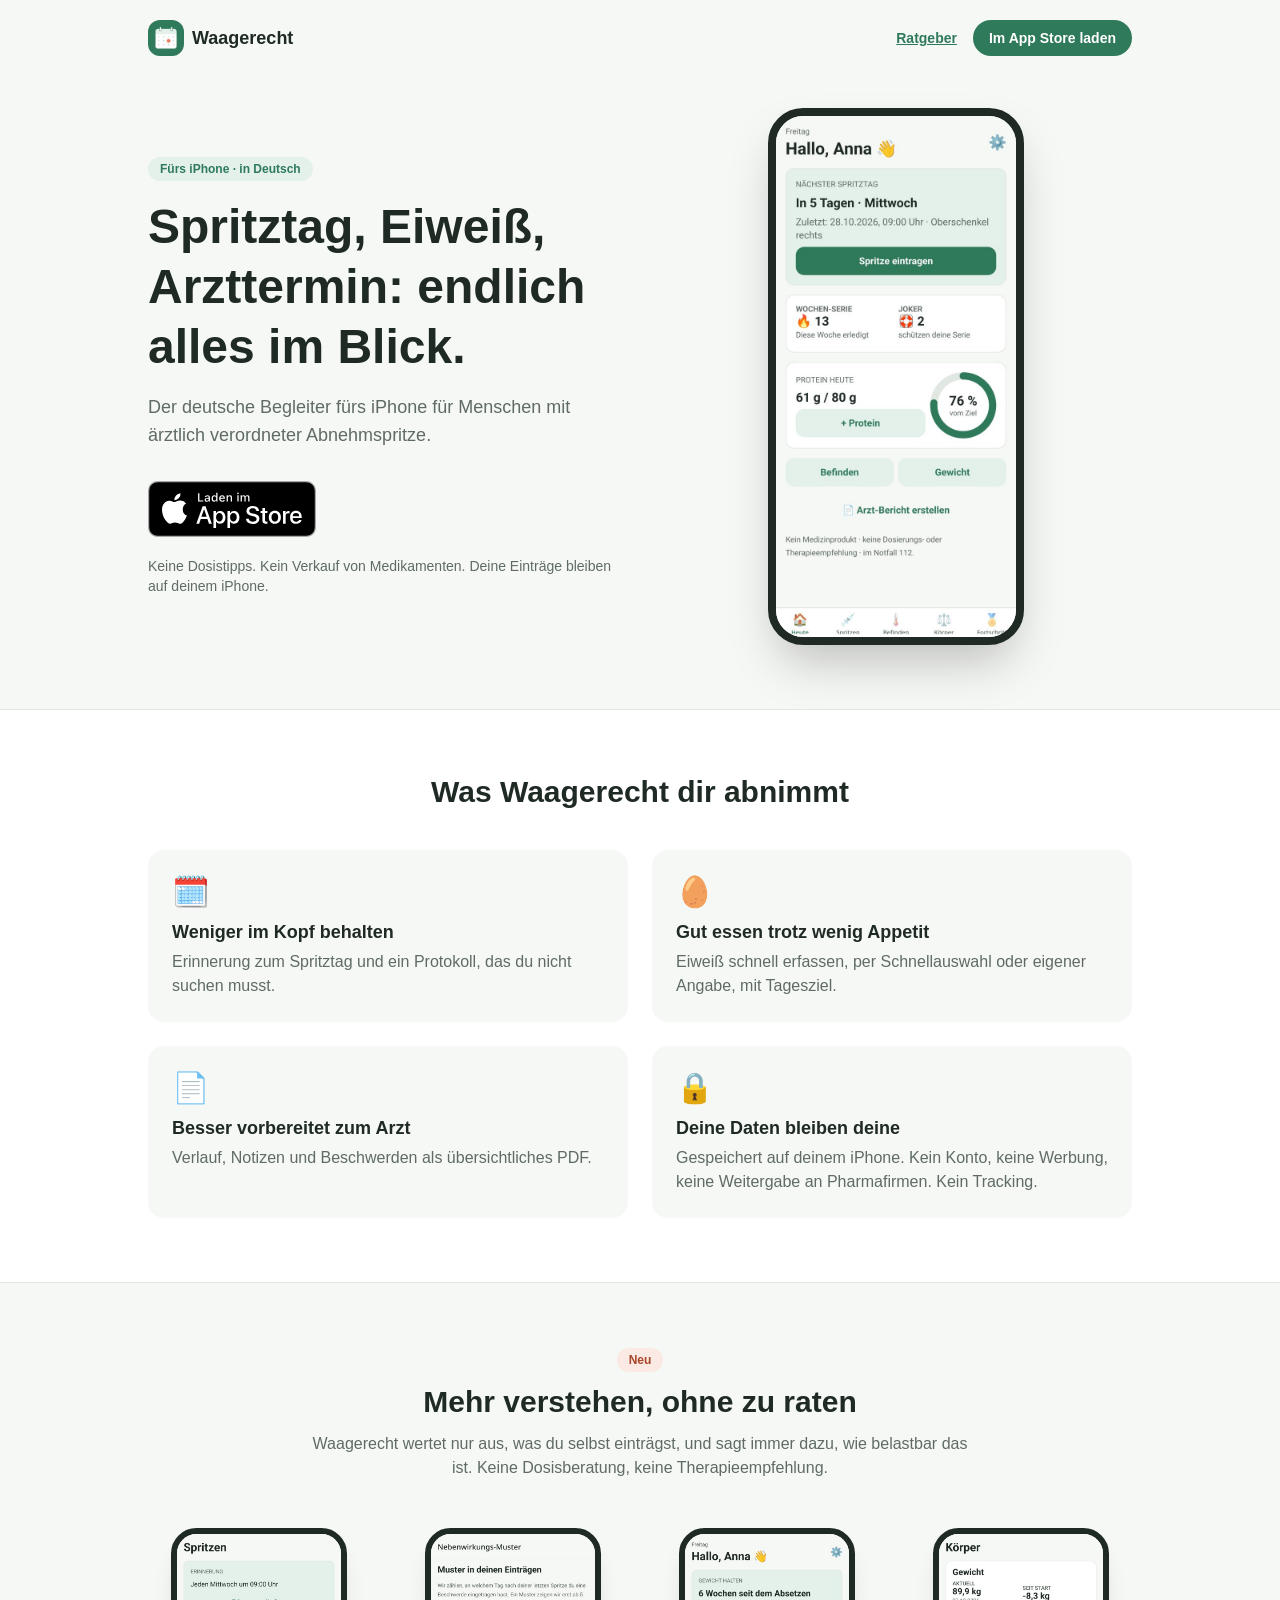
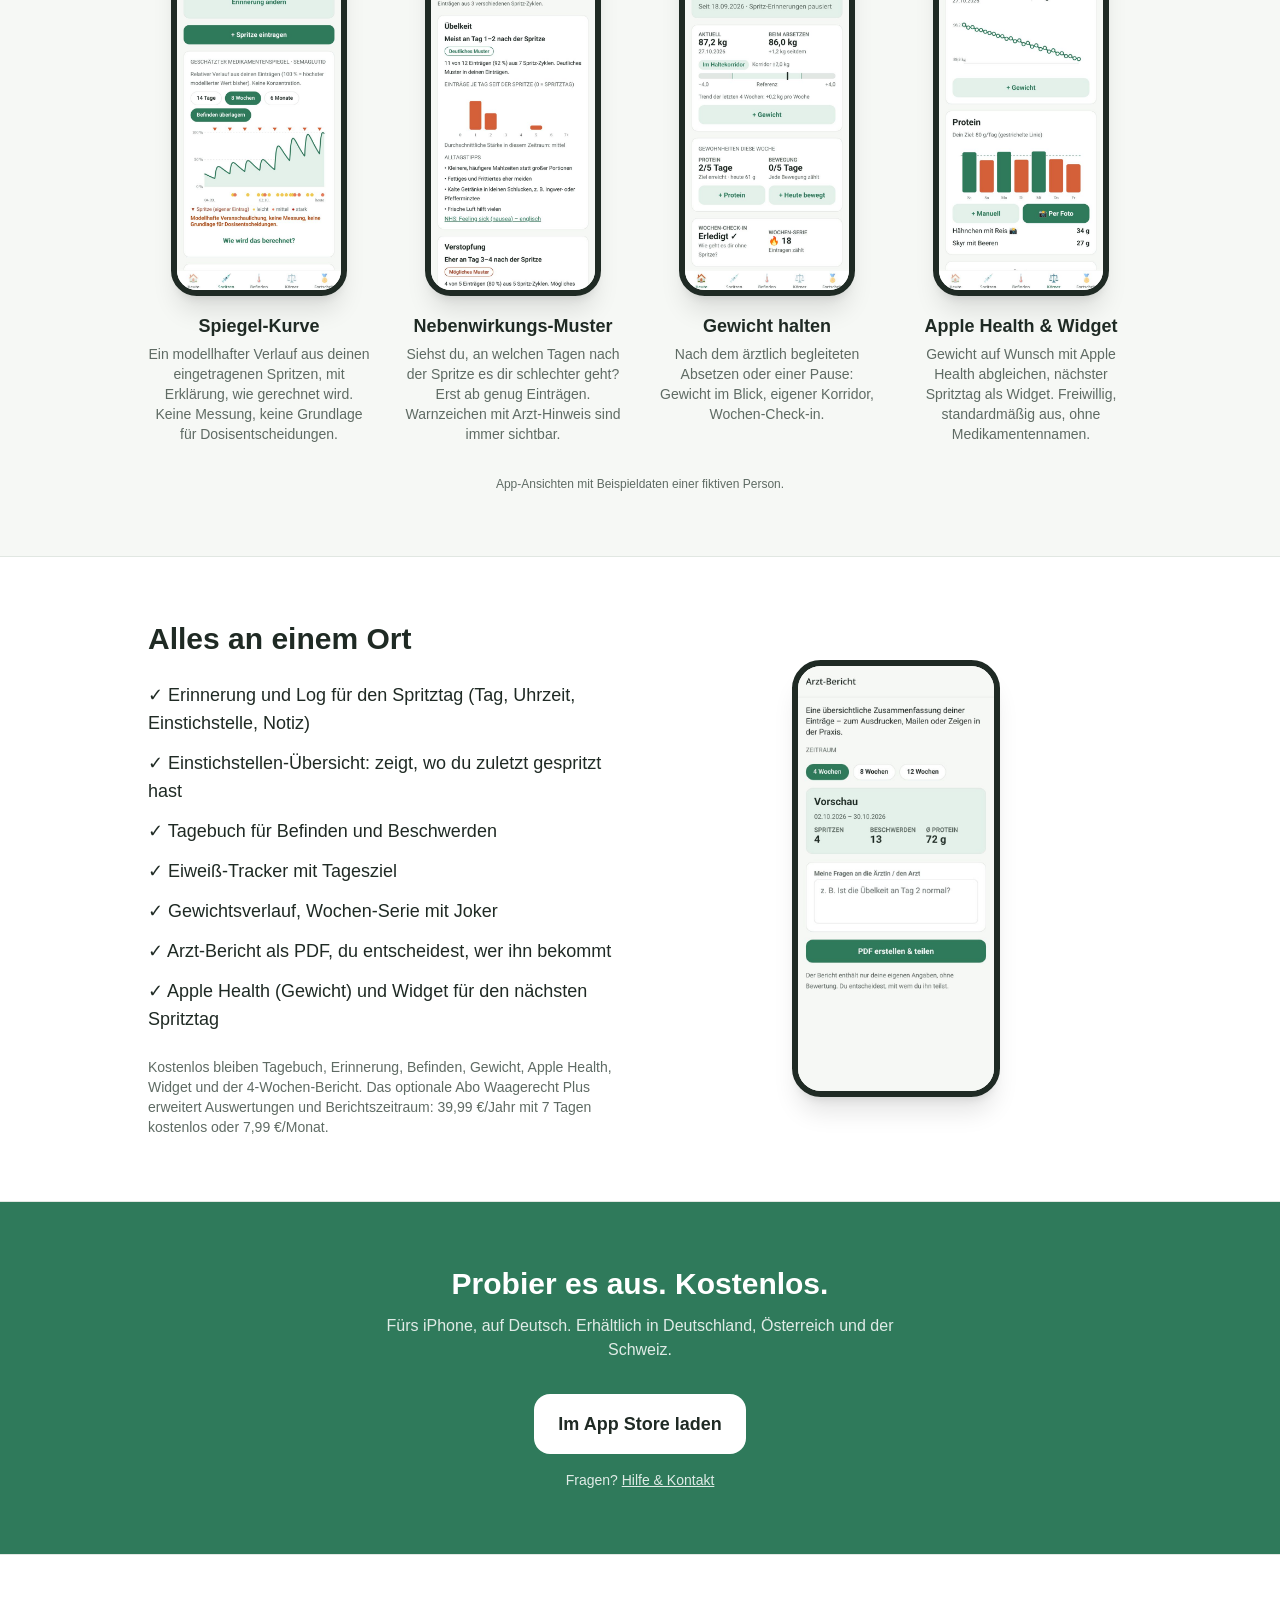
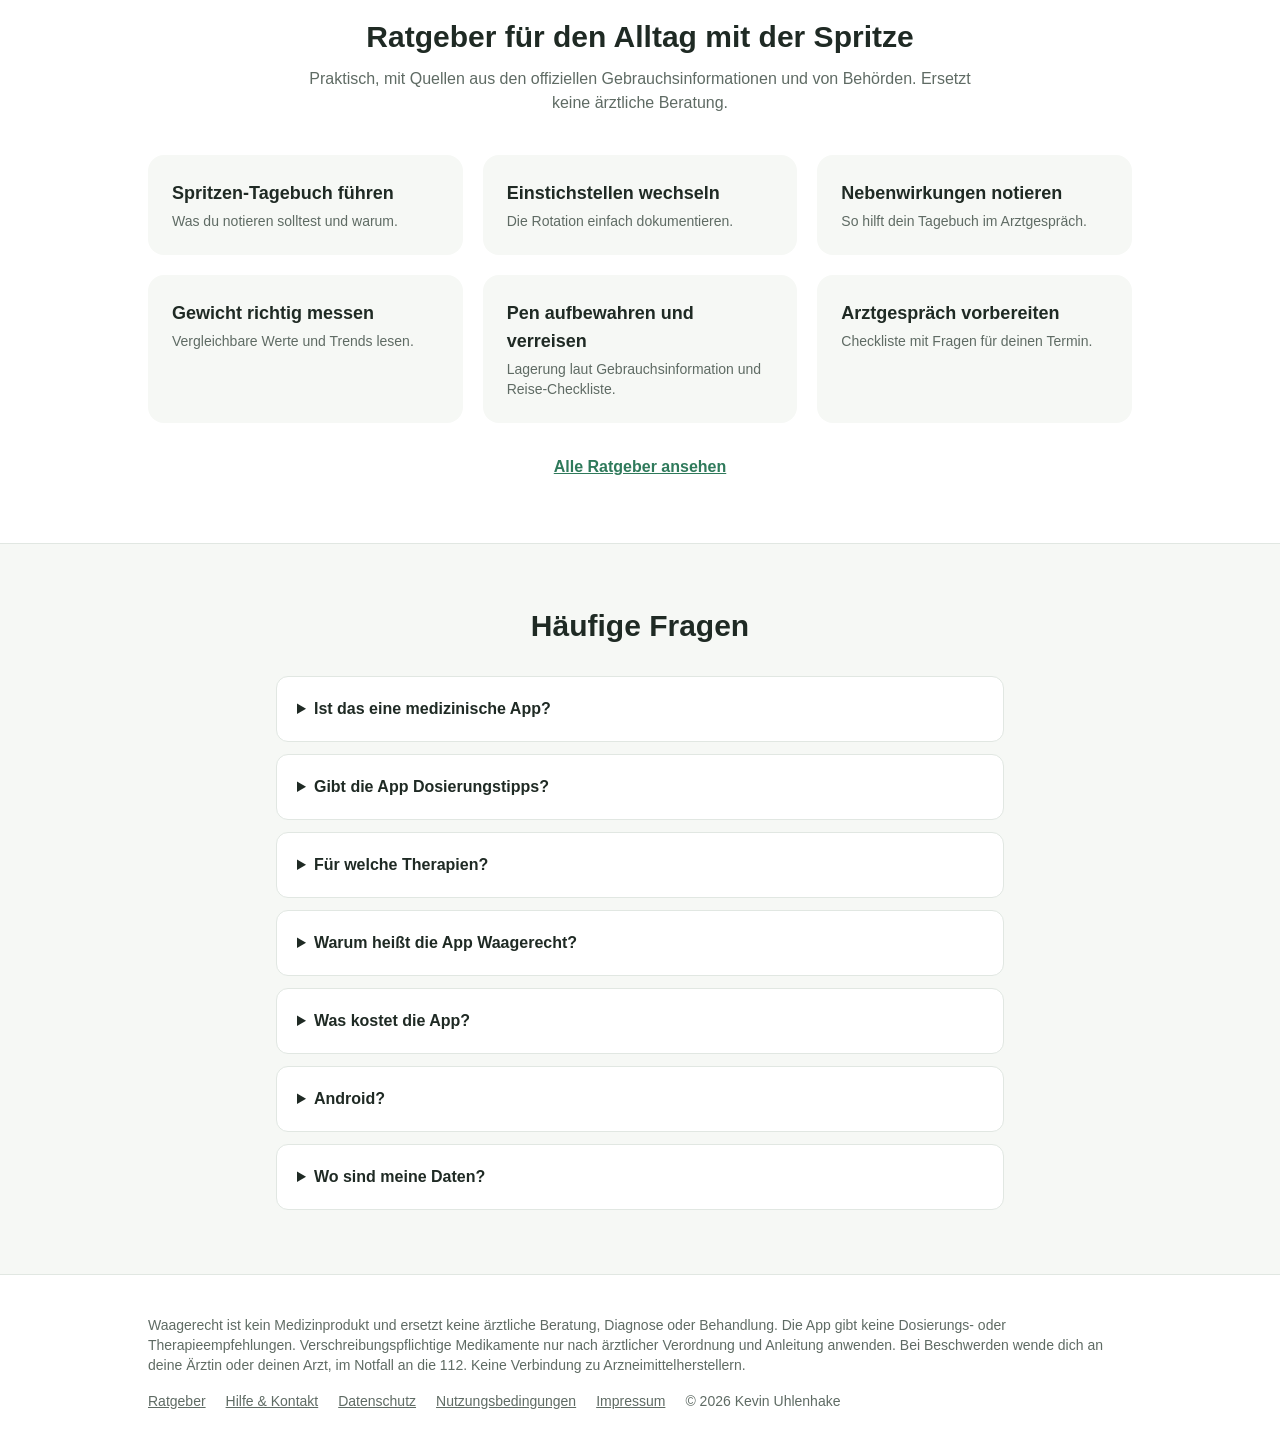
<file: index.html>
<!DOCTYPE html>
<html lang="de">
<head>
  <meta charset="utf-8" />
  <meta name="viewport" content="width=device-width, initial-scale=1" />
  <title>Waagerecht: Spritzen-Tagebuch für die Abnehmspritze (iPhone)</title>
  <meta name="description" content="Spritztag, Einstichstelle, Befinden, Gewicht und Arzttermin an einem Ort. Das deutsche Spritzen-Tagebuch fürs iPhone für Menschen mit ärztlich verordneter Abnehmspritze. Ohne Konto, kostenlos im App Store." />
  <meta name="robots" content="index,follow" />
  <link rel="canonical" href="https://waagerecht-app.de/" />
  <meta name="apple-itunes-app" content="app-id=6828947505" />
  <meta name="theme-color" content="#2F7A5B" />
  <link rel="icon" href="/assets/icon.png" />
  <link rel="apple-touch-icon" href="/assets/icon.png" />
  <meta property="og:type" content="website" />
  <meta property="og:site_name" content="Waagerecht" />
  <meta property="og:locale" content="de_DE" />
  <meta property="og:title" content="Waagerecht: Spritzen-Tagebuch für die Abnehmspritze (iPhone)" />
  <meta property="og:description" content="Spritztag, Einstichstelle, Befinden, Gewicht und Arzttermin an einem Ort. Das deutsche Spritzen-Tagebuch fürs iPhone für Menschen mit ärztlich verordneter Abnehmspritze. Ohne Konto, kostenlos im App Store." />
  <meta property="og:url" content="https://waagerecht-app.de/" />
  <meta property="og:image" content="https://waagerecht-app.de/assets/og/waagerecht.png" />
  <meta property="og:image:width" content="1200" />
  <meta property="og:image:height" content="630" />
  <meta property="og:image:alt" content="Waagerecht, das Spritzen-Tagebuch fürs iPhone" />
  <meta name="twitter:card" content="summary_large_image" />
  <meta name="twitter:title" content="Waagerecht: Spritzen-Tagebuch für die Abnehmspritze (iPhone)" />
  <meta name="twitter:description" content="Spritztag, Einstichstelle, Befinden, Gewicht und Arzttermin an einem Ort. Das deutsche Spritzen-Tagebuch fürs iPhone für Menschen mit ärztlich verordneter Abnehmspritze. Ohne Konto, kostenlos im App Store." />
  <meta name="twitter:image" content="https://waagerecht-app.de/assets/og/waagerecht.png" />
  <link rel="stylesheet" href="/styles.css" />
  <script type="application/ld+json">{"@context": "https://schema.org", "@type": "SoftwareApplication", "name": "Waagerecht", "alternateName": "Waagerecht Spritzen-Tagebuch", "operatingSystem": "iOS", "applicationCategory": "HealthApplication", "inLanguage": "de", "description": "Tagebuch und Organisationshelfer für Menschen mit ärztlich verordneter wöchentlicher GLP-1-Spritze: Spritztag, Einstichstelle, Befinden, Gewicht, Arzt-Bericht als PDF. Kein Medizinprodukt, keine Dosierungsempfehlungen.", "url": "https://waagerecht-app.de/", "downloadUrl": "https://apps.apple.com/de/app/id6828947505", "image": "https://waagerecht-app.de/assets/icon.png", "screenshot": ["https://waagerecht-app.de/assets/app-tagebuch.jpg", "https://waagerecht-app.de/assets/app-bericht-pdf.jpg"], "countriesSupported": ["DE", "AT", "CH"], "offers": {"@type": "Offer", "price": "0", "priceCurrency": "EUR", "description": "Kostenloser Download mit optionalem Abo Waagerecht Plus"}}</script>
  <script type="application/ld+json">{"@context": "https://schema.org", "@type": "WebSite", "name": "Waagerecht", "url": "https://waagerecht-app.de/", "inLanguage": "de-DE"}</script>
  <script type="application/ld+json">{"@context": "https://schema.org", "@type": "FAQPage", "mainEntity": [{"@type": "Question", "name": "Ist das eine medizinische App?", "acceptedAnswer": {"@type": "Answer", "text": "Nein. Waagerecht ist ein Tagebuch und Organisationshelfer. Die App stellt keine Diagnosen und ersetzt keine ärztliche Beratung."}}, {"@type": "Question", "name": "Gibt die App Dosierungstipps?", "acceptedAnswer": {"@type": "Answer", "text": "Nein, niemals. Du trägst nur ein, was dir ärztlich verordnet wurde. Fragen zu Dosis, Wechsel oder Absetzen gehören in die Arztpraxis."}}, {"@type": "Question", "name": "Für welche Therapien?", "acceptedAnswer": {"@type": "Answer", "text": "Für wöchentliche GLP-1-Therapien, die dir verordnet wurden. Wir verkaufen und vermitteln keine Medikamente oder Rezepte."}}, {"@type": "Question", "name": "Warum heißt die App Waagerecht?", "acceptedAnswer": {"@type": "Answer", "text": "Ein kleines Wortspiel: Es geht nicht nur um die Waage, sondern darum, im Gleichgewicht zu bleiben, mit Spritztag, Eiweiß, Befinden und Alltag. Waagerecht ist nur für ärztlich verordnete, zugelassene Medikamente gedacht, nicht für sogenannte Forschungspeptide ohne Zulassung."}}, {"@type": "Question", "name": "Was kostet die App?", "acceptedAnswer": {"@type": "Answer", "text": "Download und Grundfunktionen sind kostenlos. Waagerecht Plus kostet 39,99 €/Jahr (7 Tage kostenlos testen) oder 7,99 €/Monat und ist jederzeit über deine Apple-ID kündbar. So kündigst du."}}, {"@type": "Question", "name": "Android?", "acceptedAnswer": {"@type": "Answer", "text": "Zuerst nur iPhone. Android später, wenn genug Nachfrage da ist."}}, {"@type": "Question", "name": "Wo sind meine Daten?", "acceptedAnswer": {"@type": "Answer", "text": "Lokal auf deinem iPhone. Es gibt kein Konto, und wir haben keinen Zugriff auf deine Einträge. Details in der Datenschutzerklärung."}}]}</script>
</head>
<body class="bg-[#F6F8F5] text-[#1F2A24] antialiased">
  <header class="max-w-5xl mx-auto px-5 py-5 flex items-center justify-between">
    <a href="/" class="flex items-center gap-2 font-bold text-lg"><img src="/assets/icon.png" alt="" class="w-9 h-9 rounded-xl" />Waagerecht</a>
    <nav class="flex items-center gap-4"><a href="/ratgeber/" class="text-sm font-semibold underline text-[#2F7A5B]">Ratgeber</a><a href="https://apps.apple.com/de/app/id6828947505" class="rounded-full bg-[#2F7A5B] text-white px-4 py-2 text-sm font-semibold hover:opacity-90">Im App Store laden</a></nav>
  </header>

  <main>
    <!-- HERO: Headline-Varianten A bis C per ?v=a|b|c (siehe Skript unten) -->
    <section class="max-w-5xl mx-auto px-5 pt-8 pb-16 grid md:grid-cols-2 gap-10 items-center">
      <div>
        <p class="inline-block rounded-full bg-[#E3F1EA] text-[#2F7A5B] text-xs font-bold px-3 py-1 mb-4">Fürs iPhone · in Deutsch</p>
        <h1 id="headline" class="text-4xl md:text-5xl font-extrabold leading-tight">Spritztag, Eiweiß, Arzttermin: endlich alles im Blick.</h1>
        <p id="subline" class="mt-4 text-lg text-[#5F6B64]">Der deutsche Begleiter fürs iPhone für Menschen mit ärztlich verordneter Abnehmspritze.</p>
        <a href="https://apps.apple.com/de/app/id6828947505" class="mt-8 inline-block" aria-label="Waagerecht kostenlos im App Store laden"><img src="/assets/app-store-badge-de.svg" width="180" height="60" alt="Laden im App Store" class="h-14 w-auto" /></a>
        <p class="mt-3 text-sm text-[#5F6B64]">Keine Dosistipps. Kein Verkauf von Medikamenten. Deine Einträge bleiben auf deinem iPhone.</p>
      </div>
      <div class="flex justify-center">
        <img src="/assets/app-tagebuch.jpg" width="600" height="1302" alt="Vorschau der Waagerecht-App: Startseite mit nächstem Spritztag, Wochen-Serie und Eiweiß-Ziel (Beispieldaten)" class="w-64 h-auto rounded-[2.2rem] border-8 border-[#1F2A24] shadow-2xl" />
      </div>
    </section>

    <!-- NUTZEN -->
    <section class="bg-white border-y border-[#E1E7E2]">
      <div class="max-w-5xl mx-auto px-5 py-16">
        <h2 class="text-3xl font-bold mb-10 text-center">Was Waagerecht dir abnimmt</h2>
        <div class="grid sm:grid-cols-2 gap-6">
          <div class="rounded-2xl bg-[#F6F8F5] p-6"><div class="text-3xl">🗓️</div><h3 class="font-bold text-lg mt-2">Weniger im Kopf behalten</h3><p class="text-[#5F6B64] mt-1">Erinnerung zum Spritztag und ein Protokoll, das du nicht suchen musst.</p></div>
          <div class="rounded-2xl bg-[#F6F8F5] p-6"><div class="text-3xl">🥚</div><h3 class="font-bold text-lg mt-2">Gut essen trotz wenig Appetit</h3><p class="text-[#5F6B64] mt-1">Eiweiß schnell erfassen, per Schnellauswahl oder eigener Angabe, mit Tagesziel.</p></div>
          <div class="rounded-2xl bg-[#F6F8F5] p-6"><div class="text-3xl">📄</div><h3 class="font-bold text-lg mt-2">Besser vorbereitet zum Arzt</h3><p class="text-[#5F6B64] mt-1">Verlauf, Notizen und Beschwerden als übersichtliches PDF.</p></div>
          <div class="rounded-2xl bg-[#F6F8F5] p-6"><div class="text-3xl">🔒</div><h3 class="font-bold text-lg mt-2">Deine Daten bleiben deine</h3><p class="text-[#5F6B64] mt-1">Gespeichert auf deinem iPhone. Kein Konto, keine Werbung, keine Weitergabe an Pharmafirmen. Kein Tracking.</p></div>
        </div>
      </div>
    </section>

    <!-- NEU: vier Funktionen mit echten App-Screens (Beispieldaten, fiktive Person „Anna“) -->
    <section class="max-w-5xl mx-auto px-5 py-16">
      <p class="text-center"><span class="inline-block rounded-full bg-[#FBE9E3] text-[#A8472A] text-xs font-bold px-3 py-1">Neu</span></p>
      <h2 class="text-3xl font-bold mt-3 mb-3 text-center">Mehr verstehen, ohne zu raten</h2>
      <p class="text-center text-[#5F6B64] max-w-2xl mx-auto mb-12">Waagerecht wertet nur aus, was du selbst einträgst, und sagt immer dazu, wie belastbar das ist. Keine Dosisberatung, keine Therapieempfehlung.</p>
      <div class="grid sm:grid-cols-2 lg:grid-cols-4 gap-8">
        <figure class="text-center">
          <img src="/assets/app-spiegel.jpg" width="600" height="1302" loading="lazy" alt="Vorschau: Spiegel-Kurve: modellhafter Verlauf aus den eingetragenen Spritzen der letzten 14 Tage" class="w-44 h-auto mx-auto rounded-[1.6rem] border-[6px] border-[#1F2A24] shadow-xl" />
          <figcaption class="mt-4"><h3 class="font-bold text-lg">Spiegel-Kurve</h3><p class="text-[#5F6B64] text-sm mt-1">Ein modellhafter Verlauf aus deinen eingetragenen Spritzen, mit Erklärung, wie gerechnet wird. Keine Messung, keine Grundlage für Dosisentscheidungen.</p></figcaption>
        </figure>
        <figure class="text-center">
          <img src="/assets/app-muster.jpg" width="600" height="1302" loading="lazy" alt="Vorschau: Nebenwirkungs-Muster: an welchen Tagen nach der Spritze Beschwerden eingetragen wurden" class="w-44 h-auto mx-auto rounded-[1.6rem] border-[6px] border-[#1F2A24] shadow-xl" />
          <figcaption class="mt-4"><h3 class="font-bold text-lg">Nebenwirkungs-Muster</h3><p class="text-[#5F6B64] text-sm mt-1">Siehst du, an welchen Tagen nach der Spritze es dir schlechter geht? Erst ab genug Einträgen. Warnzeichen mit Arzt-Hinweis sind immer sichtbar.</p></figcaption>
        </figure>
        <figure class="text-center">
          <img src="/assets/app-halten.jpg" width="600" height="1302" loading="lazy" alt="Vorschau: Gewicht halten: Gewicht im Vergleich zum Wert beim Absetzen mit Korridor" class="w-44 h-auto mx-auto rounded-[1.6rem] border-[6px] border-[#1F2A24] shadow-xl" />
          <figcaption class="mt-4"><h3 class="font-bold text-lg">Gewicht halten</h3><p class="text-[#5F6B64] text-sm mt-1">Nach dem ärztlich begleiteten Absetzen oder einer Pause: Gewicht im Blick, eigener Korridor, Wochen-Check-in.</p></figcaption>
        </figure>
        <figure class="text-center">
          <img src="/assets/app-eiweiss.jpg" width="600" height="1302" loading="lazy" alt="Vorschau: Eiweiß und Gewicht mit Tagesziel und Verlauf" class="w-44 h-auto mx-auto rounded-[1.6rem] border-[6px] border-[#1F2A24] shadow-xl" />
          <figcaption class="mt-4"><h3 class="font-bold text-lg">Apple Health &amp; Widget</h3><p class="text-[#5F6B64] text-sm mt-1">Gewicht auf Wunsch mit Apple Health abgleichen, nächster Spritztag als Widget. Freiwillig, standardmäßig aus, ohne Medikamentennamen.</p></figcaption>
        </figure>
      </div>
      <p class="text-center text-xs text-[#5F6B64] mt-8">App-Ansichten mit Beispieldaten einer fiktiven Person.</p>
    </section>

    <!-- FEATURES -->
    <section class="bg-white border-y border-[#E1E7E2]">
      <div class="max-w-5xl mx-auto px-5 py-16 grid md:grid-cols-2 gap-10 items-center">
        <div>
          <h2 class="text-3xl font-bold mb-6">Alles an einem Ort</h2>
          <ul class="space-y-3 text-lg">
            <li>✓ Erinnerung und Log für den Spritztag (Tag, Uhrzeit, Einstichstelle, Notiz)</li>
            <li>✓ Einstichstellen-Übersicht: zeigt, wo du zuletzt gespritzt hast</li>
            <li>✓ Tagebuch für Befinden und Beschwerden</li>
            <li>✓ Eiweiß-Tracker mit Tagesziel</li>
            <li>✓ Gewichtsverlauf, Wochen-Serie mit Joker</li>
            <li>✓ Arzt-Bericht als PDF, du entscheidest, wer ihn bekommt</li>
            <li>✓ Apple Health (Gewicht) und Widget für den nächsten Spritztag</li>
          </ul>
          <p class="mt-6 text-sm text-[#5F6B64]">Kostenlos bleiben Tagebuch, Erinnerung, Befinden, Gewicht, Apple Health, Widget und der 4-Wochen-Bericht. Das optionale Abo Waagerecht Plus erweitert Auswertungen und Berichtszeitraum: 39,99 €/Jahr mit 7 Tagen kostenlos oder 7,99 €/Monat.</p>
        </div>
        <div class="flex justify-center">
          <img src="/assets/app-bericht-pdf.jpg" width="600" height="1302" loading="lazy" alt="Vorschau: Arzt-Bericht als PDF erstellen" class="w-52 h-auto rounded-[1.8rem] border-[6px] border-[#1F2A24] shadow-xl" />
        </div>
      </div>
    </section>

    <!-- DOWNLOAD -->
    <section id="download" class="bg-[#2F7A5B] text-white">
      <div class="max-w-xl mx-auto px-5 py-16 text-center">
        <h2 class="text-3xl font-bold">Probier es aus. Kostenlos.</h2>
        <p class="mt-3 text-white/85">Fürs iPhone, auf Deutsch. Erhältlich in Deutschland, Österreich und der Schweiz.</p>
        <a href="https://apps.apple.com/de/app/id6828947505" class="mt-8 inline-block rounded-2xl bg-white text-[#1F2A24] px-6 py-4 font-bold text-lg hover:opacity-90">Im App Store laden</a>
        <p class="mt-4 text-sm text-white/85">Fragen? <a class="underline" href="/support">Hilfe &amp; Kontakt</a></p>
      </div>
    </section>

    <!-- RATGEBER -->
    <section id="ratgeber" class="bg-white border-y border-[#E1E7E2]">
      <div class="max-w-5xl mx-auto px-5 py-16">
        <h2 class="text-3xl font-bold mb-3 text-center">Ratgeber für den Alltag mit der Spritze</h2>
        <p class="text-center text-[#5F6B64] max-w-2xl mx-auto mb-10">Praktisch, mit Quellen aus den offiziellen Gebrauchsinformationen und von Behörden. Ersetzt keine ärztliche Beratung.</p>
        <div class="grid sm:grid-cols-2 lg:grid-cols-3 gap-5">
          <a href="/ratgeber/spritzen-tagebuch-fuehren" class="block rounded-2xl bg-[#F6F8F5] p-6 hover:ring-2 hover:ring-[#2F7A5B]"><h3 class="font-bold text-lg">Spritzen-Tagebuch führen</h3><p class="text-[#5F6B64] text-sm mt-1">Was du notieren solltest und warum.</p></a>
          <a href="/ratgeber/einstichstellen-wechseln" class="block rounded-2xl bg-[#F6F8F5] p-6 hover:ring-2 hover:ring-[#2F7A5B]"><h3 class="font-bold text-lg">Einstichstellen wechseln</h3><p class="text-[#5F6B64] text-sm mt-1">Die Rotation einfach dokumentieren.</p></a>
          <a href="/ratgeber/nebenwirkungen-notieren" class="block rounded-2xl bg-[#F6F8F5] p-6 hover:ring-2 hover:ring-[#2F7A5B]"><h3 class="font-bold text-lg">Nebenwirkungen notieren</h3><p class="text-[#5F6B64] text-sm mt-1">So hilft dein Tagebuch im Arztgespräch.</p></a>
          <a href="/ratgeber/gewicht-richtig-messen" class="block rounded-2xl bg-[#F6F8F5] p-6 hover:ring-2 hover:ring-[#2F7A5B]"><h3 class="font-bold text-lg">Gewicht richtig messen</h3><p class="text-[#5F6B64] text-sm mt-1">Vergleichbare Werte und Trends lesen.</p></a>
          <a href="/ratgeber/pen-aufbewahren-reise-checkliste" class="block rounded-2xl bg-[#F6F8F5] p-6 hover:ring-2 hover:ring-[#2F7A5B]"><h3 class="font-bold text-lg">Pen aufbewahren und verreisen</h3><p class="text-[#5F6B64] text-sm mt-1">Lagerung laut Gebrauchsinformation und Reise-Checkliste.</p></a>
          <a href="/ratgeber/arztgespraech-vorbereiten" class="block rounded-2xl bg-[#F6F8F5] p-6 hover:ring-2 hover:ring-[#2F7A5B]"><h3 class="font-bold text-lg">Arztgespräch vorbereiten</h3><p class="text-[#5F6B64] text-sm mt-1">Checkliste mit Fragen für deinen Termin.</p></a>
        </div>
        <p class="text-center mt-8"><a href="/ratgeber/" class="underline font-semibold text-[#2F7A5B]">Alle Ratgeber ansehen</a></p>
      </div>
    </section>

    <!-- FAQ -->
    <section id="faq" class="max-w-3xl mx-auto px-5 py-16">
      <h2 class="text-3xl font-bold mb-8 text-center">Häufige Fragen</h2>
      <div class="space-y-3">
        <details class="rounded-xl bg-white border border-[#E1E7E2] p-5"><summary class="font-semibold cursor-pointer">Ist das eine medizinische App?</summary><p class="mt-2 text-[#5F6B64]">Nein. Waagerecht ist ein Tagebuch und Organisationshelfer. Die App stellt keine Diagnosen und ersetzt keine ärztliche Beratung.</p></details>
        <details class="rounded-xl bg-white border border-[#E1E7E2] p-5"><summary class="font-semibold cursor-pointer">Gibt die App Dosierungstipps?</summary><p class="mt-2 text-[#5F6B64]">Nein, niemals. Du trägst nur ein, was dir ärztlich verordnet wurde. Fragen zu Dosis, Wechsel oder Absetzen gehören in die Arztpraxis.</p></details>
        <details class="rounded-xl bg-white border border-[#E1E7E2] p-5"><summary class="font-semibold cursor-pointer">Für welche Therapien?</summary><p class="mt-2 text-[#5F6B64]">Für wöchentliche GLP-1-Therapien, die dir verordnet wurden. Wir verkaufen und vermitteln keine Medikamente oder Rezepte.</p></details>
        <details class="rounded-xl bg-white border border-[#E1E7E2] p-5"><summary class="font-semibold cursor-pointer">Warum heißt die App Waagerecht?</summary><p class="mt-2 text-[#5F6B64]">Ein kleines Wortspiel: Es geht nicht nur um die Waage, sondern darum, im Gleichgewicht zu bleiben, mit Spritztag, Eiweiß, Befinden und Alltag. Waagerecht ist nur für ärztlich verordnete, zugelassene Medikamente gedacht, nicht für sogenannte Forschungspeptide ohne Zulassung.</p></details>
        <details class="rounded-xl bg-white border border-[#E1E7E2] p-5"><summary class="font-semibold cursor-pointer">Was kostet die App?</summary><p class="mt-2 text-[#5F6B64]">Download und Grundfunktionen sind kostenlos. Waagerecht Plus kostet 39,99 €/Jahr (7 Tage kostenlos testen) oder 7,99 €/Monat und ist jederzeit über deine Apple-ID kündbar. <a class="underline" href="/support">So kündigst du</a>.</p></details>
        <details class="rounded-xl bg-white border border-[#E1E7E2] p-5"><summary class="font-semibold cursor-pointer">Android?</summary><p class="mt-2 text-[#5F6B64]">Zuerst nur iPhone. Android später, wenn genug Nachfrage da ist.</p></details>
        <details class="rounded-xl bg-white border border-[#E1E7E2] p-5"><summary class="font-semibold cursor-pointer">Wo sind meine Daten?</summary><p class="mt-2 text-[#5F6B64]">Lokal auf deinem iPhone. Es gibt kein Konto, und wir haben keinen Zugriff auf deine Einträge. Details in der <a class="underline" href="/datenschutz">Datenschutzerklärung</a>.</p></details>
      </div>
    </section>
  </main>

  <footer class="border-t border-[#E1E7E2] bg-white">
    <div class="max-w-5xl mx-auto px-5 py-10 text-sm text-[#5F6B64] space-y-4">
      <p>Waagerecht ist kein Medizinprodukt und ersetzt keine ärztliche Beratung, Diagnose oder Behandlung. Die App gibt keine Dosierungs- oder Therapieempfehlungen. Verschreibungspflichtige Medikamente nur nach ärztlicher Verordnung und Anleitung anwenden. Bei Beschwerden wende dich an deine Ärztin oder deinen Arzt, im Notfall an die 112. Keine Verbindung zu Arzneimittelherstellern.</p>
      <p class="flex flex-wrap gap-5"><a class="underline" href="/ratgeber/">Ratgeber</a><a class="underline" href="/support">Hilfe &amp; Kontakt</a><a class="underline" href="/datenschutz">Datenschutz</a><a class="underline" href="/nutzungsbedingungen">Nutzungsbedingungen</a><a class="underline" href="/impressum">Impressum</a><span>© 2026 Kevin Uhlenhake</span></p>
    </div>
  </footer>

  <script>
    // Headline-Test ohne Cookies: Variante per URL-Parameter ?v=a|b|c (z. B. je Kanal ein Link)
    (function () {
      var V = {
        a: ['Spritztag, Eiweiß, Arzttermin: endlich alles im Blick.', 'Der deutsche Begleiter fürs iPhone für Menschen mit ärztlich verordneter Abnehmspritze.'],
        b: ['Nie wieder raten, wann und wo du zuletzt gespritzt hast.', 'Erinnerung, Einstich-Log und Wochenverlauf, in 10 Sekunden eingetragen.'],
        c: ['Geh vorbereitet in dein nächstes Arztgespräch.', 'Waagerecht sammelt deine Woche und macht daraus einen übersichtlichen Bericht als PDF.']
      };
      var v = (new URLSearchParams(location.search).get('v') || 'a').toLowerCase();
      if (V[v]) { document.getElementById('headline').textContent = V[v][0]; document.getElementById('subline').textContent = V[v][1]; }
    })();
  </script>
</body>
</html>
</file>
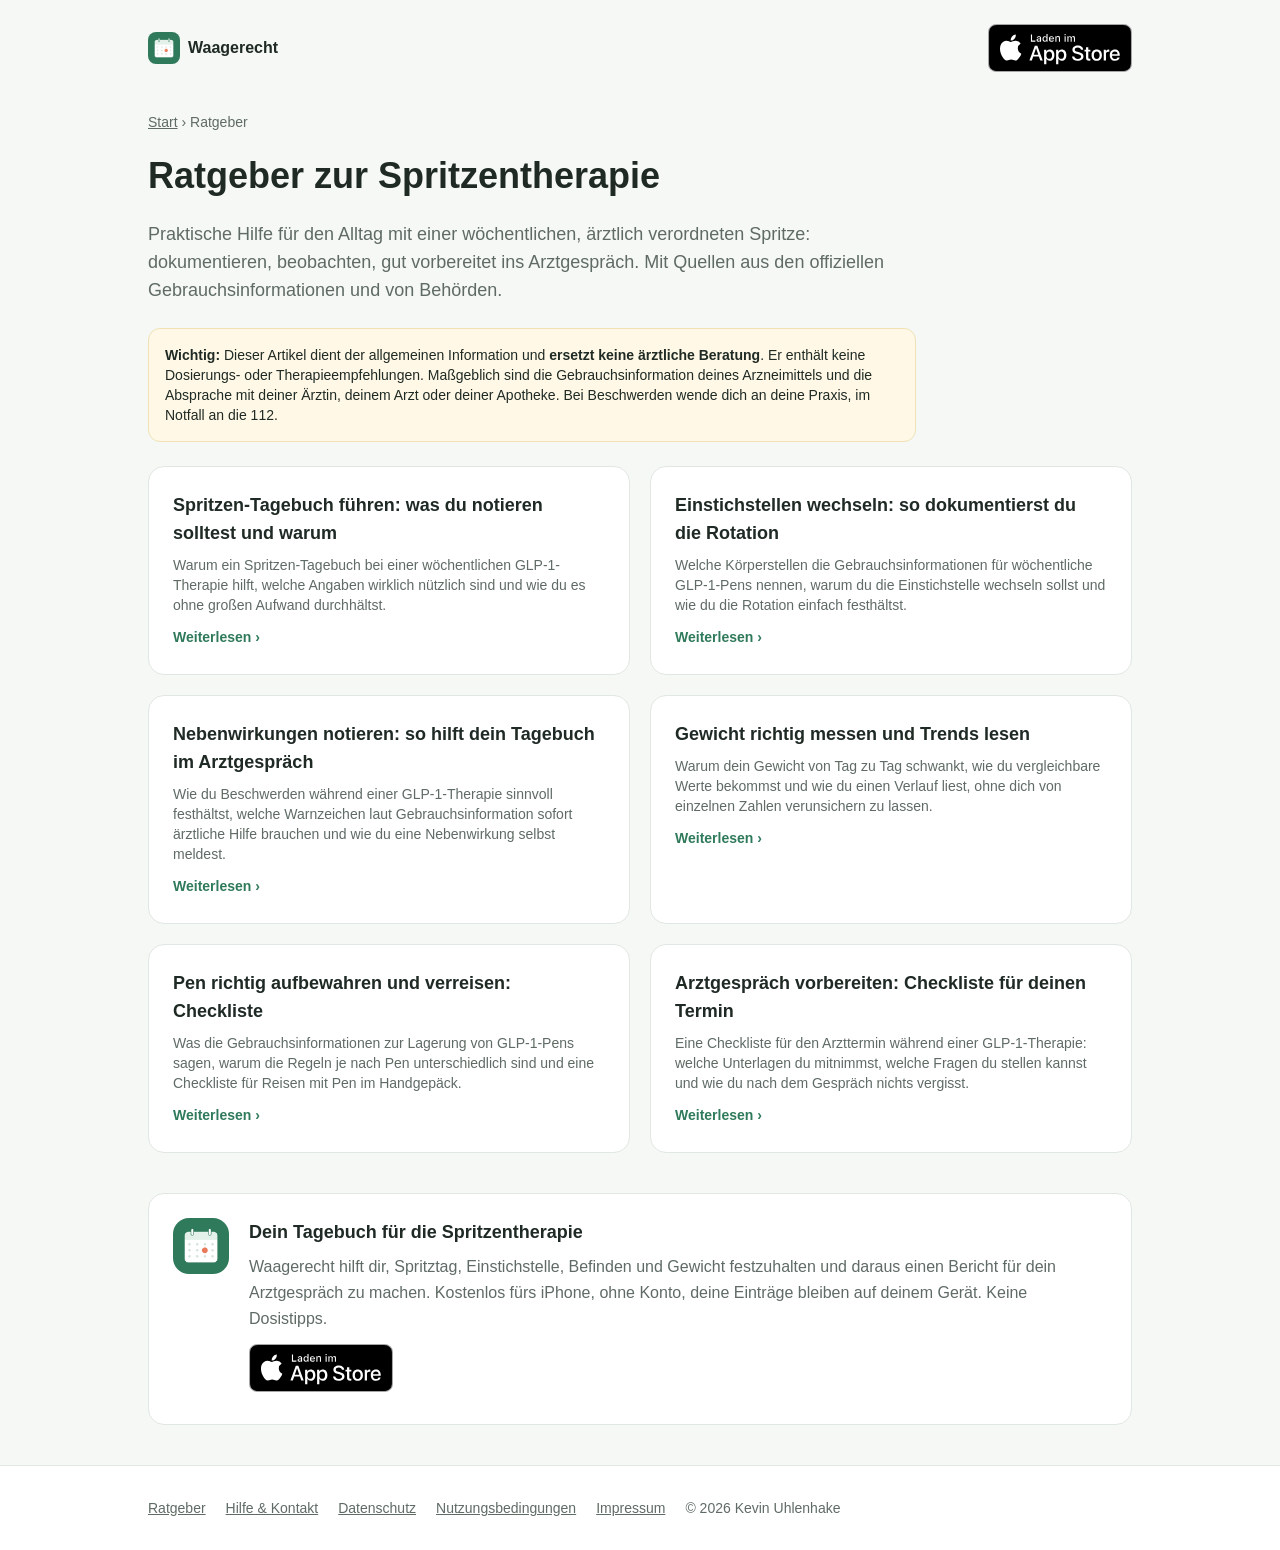
<file: ratgeber/index.html>
<!DOCTYPE html>
<html lang="de"><head><meta charset="utf-8" /><meta name="viewport" content="width=device-width, initial-scale=1" /><title>Ratgeber zur Spritzentherapie | Waagerecht</title><meta name="description" content="Praktische Ratgeber rund um die wöchentliche Spritzentherapie: Spritzen-Tagebuch, Einstichstellen, Nebenwirkungen notieren, Gewicht messen, Pen auf Reisen und Arztgespräch." /><meta name="robots" content="index,follow" /><link rel="canonical" href="https://waagerecht-app.de/ratgeber/" /><meta name="apple-itunes-app" content="app-id=6828947505" /><meta name="theme-color" content="#2F7A5B" /><link rel="icon" href="/assets/icon.png" /><link rel="apple-touch-icon" href="/assets/icon.png" /><meta property="og:type" content="website" /><meta property="og:site_name" content="Waagerecht" /><meta property="og:locale" content="de_DE" /><meta property="og:title" content="Ratgeber zur Spritzentherapie | Waagerecht" /><meta property="og:description" content="Praktische Ratgeber rund um die wöchentliche Spritzentherapie: Spritzen-Tagebuch, Einstichstellen, Nebenwirkungen notieren, Gewicht messen, Pen auf Reisen und Arztgespräch." /><meta property="og:url" content="https://waagerecht-app.de/ratgeber/" /><meta property="og:image" content="https://waagerecht-app.de/assets/og/waagerecht.png" /><meta property="og:image:width" content="1200" /><meta property="og:image:height" content="630" /><meta property="og:image:alt" content="Waagerecht, das Spritzen-Tagebuch fürs iPhone" /><meta name="twitter:card" content="summary_large_image" /><meta name="twitter:title" content="Ratgeber zur Spritzentherapie | Waagerecht" /><meta name="twitter:description" content="Praktische Ratgeber rund um die wöchentliche Spritzentherapie: Spritzen-Tagebuch, Einstichstellen, Nebenwirkungen notieren, Gewicht messen, Pen auf Reisen und Arztgespräch." /><meta name="twitter:image" content="https://waagerecht-app.de/assets/og/waagerecht.png" /><link rel="stylesheet" href="/styles.css" /><script type="application/ld+json">{"@context": "https://schema.org", "@type": "CollectionPage", "name": "Waagerecht Ratgeber", "url": "https://waagerecht-app.de/ratgeber/", "inLanguage": "de-DE", "hasPart": [{"@type": "Article", "headline": "Spritzen-Tagebuch führen: was du notieren solltest und warum", "url": "https://waagerecht-app.de/ratgeber/spritzen-tagebuch-fuehren"}, {"@type": "Article", "headline": "Einstichstellen wechseln: so dokumentierst du die Rotation", "url": "https://waagerecht-app.de/ratgeber/einstichstellen-wechseln"}, {"@type": "Article", "headline": "Nebenwirkungen notieren: so hilft dein Tagebuch im Arztgespräch", "url": "https://waagerecht-app.de/ratgeber/nebenwirkungen-notieren"}, {"@type": "Article", "headline": "Gewicht richtig messen und Trends lesen", "url": "https://waagerecht-app.de/ratgeber/gewicht-richtig-messen"}, {"@type": "Article", "headline": "Pen richtig aufbewahren und verreisen: Checkliste", "url": "https://waagerecht-app.de/ratgeber/pen-aufbewahren-reise-checkliste"}, {"@type": "Article", "headline": "Arztgespräch vorbereiten: Checkliste für deinen Termin", "url": "https://waagerecht-app.de/ratgeber/arztgespraech-vorbereiten"}]}</script></head>
<body class="bg-[#F6F8F5] text-[#1F2A24] antialiased">
<header class="max-w-5xl mx-auto px-5 pt-6 flex items-center justify-between"><a href="/" class="flex items-center gap-2 font-bold"><img src="/assets/icon.png" alt="" width="32" height="32" class="w-8 h-8 rounded-lg" />Waagerecht</a><a href="https://apps.apple.com/de/app/id6828947505" class="inline-block" aria-label="Waagerecht im App Store laden"><img src="/assets/app-store-badge-de.svg" width="150" height="50" alt="Laden im App Store" class="h-12 w-auto" /></a></header>
<main class="max-w-5xl mx-auto px-5 py-10 space-y-6 leading-relaxed">
  <nav aria-label="Brotkrumen" class="text-sm text-[#5F6B64]"><a class="underline" href="/">Start</a> › <span>Ratgeber</span></nav>
  <h1 class="text-3xl md:text-4xl font-extrabold">Ratgeber zur Spritzentherapie</h1>
  <p class="text-lg text-[#5F6B64] max-w-3xl">Praktische Hilfe für den Alltag mit einer wöchentlichen, ärztlich verordneten Spritze: dokumentieren, beobachten, gut vorbereitet ins Arztgespräch. Mit Quellen aus den offiziellen Gebrauchsinformationen und von Behörden.</p>
  <div class="rounded-xl bg-[#FFF8E6] border border-[#F0E2B6] p-4 text-sm max-w-3xl"><strong>Wichtig:</strong> Dieser Artikel dient der allgemeinen Information und <strong>ersetzt keine ärztliche Beratung</strong>. Er enthält keine Dosierungs- oder Therapieempfehlungen. Maßgeblich sind die Gebrauchsinformation deines Arzneimittels und die Absprache mit deiner Ärztin, deinem Arzt oder deiner Apotheke. Bei Beschwerden wende dich an deine Praxis, im Notfall an die 112.</div>
  <div class="grid md:grid-cols-2 gap-5"><a href="/ratgeber/spritzen-tagebuch-fuehren" class="block rounded-2xl bg-white border border-[#E1E7E2] p-6 hover:border-[#2F7A5B]"><h2 class="font-bold text-lg">Spritzen-Tagebuch führen: was du notieren solltest und warum</h2><p class="text-[#5F6B64] mt-2 text-sm">Warum ein Spritzen-Tagebuch bei einer wöchentlichen GLP-1-Therapie hilft, welche Angaben wirklich nützlich sind und wie du es ohne großen Aufwand durchhältst.</p><span class="inline-block mt-3 text-sm font-semibold text-[#2F7A5B]">Weiterlesen ›</span></a><a href="/ratgeber/einstichstellen-wechseln" class="block rounded-2xl bg-white border border-[#E1E7E2] p-6 hover:border-[#2F7A5B]"><h2 class="font-bold text-lg">Einstichstellen wechseln: so dokumentierst du die Rotation</h2><p class="text-[#5F6B64] mt-2 text-sm">Welche Körperstellen die Gebrauchsinformationen für wöchentliche GLP-1-Pens nennen, warum du die Einstichstelle wechseln sollst und wie du die Rotation einfach festhältst.</p><span class="inline-block mt-3 text-sm font-semibold text-[#2F7A5B]">Weiterlesen ›</span></a><a href="/ratgeber/nebenwirkungen-notieren" class="block rounded-2xl bg-white border border-[#E1E7E2] p-6 hover:border-[#2F7A5B]"><h2 class="font-bold text-lg">Nebenwirkungen notieren: so hilft dein Tagebuch im Arztgespräch</h2><p class="text-[#5F6B64] mt-2 text-sm">Wie du Beschwerden während einer GLP-1-Therapie sinnvoll festhältst, welche Warnzeichen laut Gebrauchsinformation sofort ärztliche Hilfe brauchen und wie du eine Nebenwirkung selbst meldest.</p><span class="inline-block mt-3 text-sm font-semibold text-[#2F7A5B]">Weiterlesen ›</span></a><a href="/ratgeber/gewicht-richtig-messen" class="block rounded-2xl bg-white border border-[#E1E7E2] p-6 hover:border-[#2F7A5B]"><h2 class="font-bold text-lg">Gewicht richtig messen und Trends lesen</h2><p class="text-[#5F6B64] mt-2 text-sm">Warum dein Gewicht von Tag zu Tag schwankt, wie du vergleichbare Werte bekommst und wie du einen Verlauf liest, ohne dich von einzelnen Zahlen verunsichern zu lassen.</p><span class="inline-block mt-3 text-sm font-semibold text-[#2F7A5B]">Weiterlesen ›</span></a><a href="/ratgeber/pen-aufbewahren-reise-checkliste" class="block rounded-2xl bg-white border border-[#E1E7E2] p-6 hover:border-[#2F7A5B]"><h2 class="font-bold text-lg">Pen richtig aufbewahren und verreisen: Checkliste</h2><p class="text-[#5F6B64] mt-2 text-sm">Was die Gebrauchsinformationen zur Lagerung von GLP-1-Pens sagen, warum die Regeln je nach Pen unterschiedlich sind und eine Checkliste für Reisen mit Pen im Handgepäck.</p><span class="inline-block mt-3 text-sm font-semibold text-[#2F7A5B]">Weiterlesen ›</span></a><a href="/ratgeber/arztgespraech-vorbereiten" class="block rounded-2xl bg-white border border-[#E1E7E2] p-6 hover:border-[#2F7A5B]"><h2 class="font-bold text-lg">Arztgespräch vorbereiten: Checkliste für deinen Termin</h2><p class="text-[#5F6B64] mt-2 text-sm">Eine Checkliste für den Arzttermin während einer GLP-1-Therapie: welche Unterlagen du mitnimmst, welche Fragen du stellen kannst und wie du nach dem Gespräch nichts vergisst.</p><span class="inline-block mt-3 text-sm font-semibold text-[#2F7A5B]">Weiterlesen ›</span></a></div>
  <aside class="rounded-2xl bg-white border border-[#E1E7E2] p-6 mt-10 flex flex-col sm:flex-row gap-5 items-start"><img src="/assets/icon.png" alt="" width="56" height="56" class="w-14 h-14 rounded-2xl" /><div class="space-y-2"><p class="font-bold text-lg">Dein Tagebuch für die Spritzentherapie</p><p class="text-[#5F6B64]">Waagerecht hilft dir, Spritztag, Einstichstelle, Befinden und Gewicht festzuhalten und daraus einen Bericht für dein Arztgespräch zu machen. Kostenlos fürs iPhone, ohne Konto, deine Einträge bleiben auf deinem Gerät. Keine Dosistipps.</p><div class="pt-1"><a href="https://apps.apple.com/de/app/id6828947505" class="inline-block" aria-label="Waagerecht im App Store laden"><img src="/assets/app-store-badge-de.svg" width="150" height="50" alt="Laden im App Store" class="h-12 w-auto" /></a></div></div></aside>
</main>
<footer class="border-t border-[#E1E7E2] bg-white"><div class="max-w-5xl mx-auto px-5 py-8 text-sm text-[#5F6B64] flex flex-wrap gap-5"><a class="underline" href="/ratgeber/">Ratgeber</a><a class="underline" href="/support">Hilfe &amp; Kontakt</a><a class="underline" href="/datenschutz">Datenschutz</a><a class="underline" href="/nutzungsbedingungen">Nutzungsbedingungen</a><a class="underline" href="/impressum">Impressum</a><span>© 2026 Kevin Uhlenhake</span></div></footer>
</body></html>
</file>
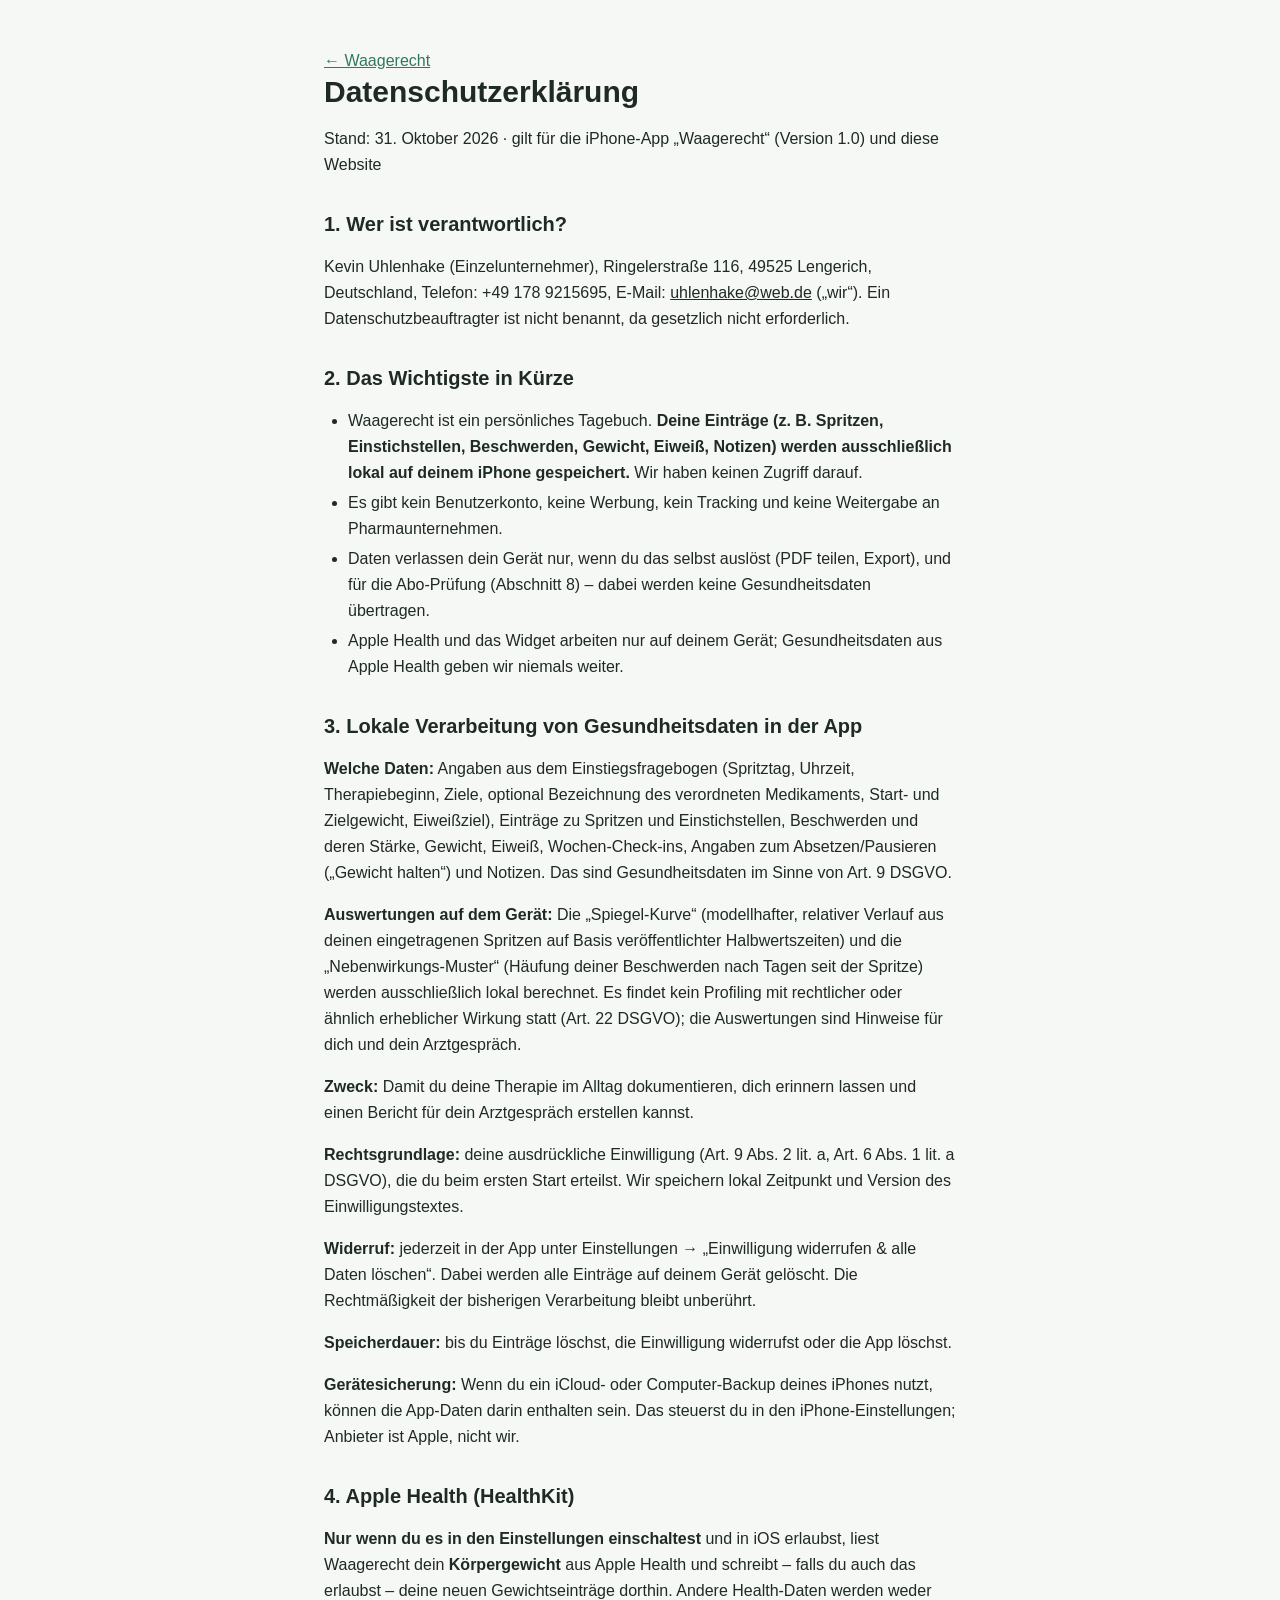
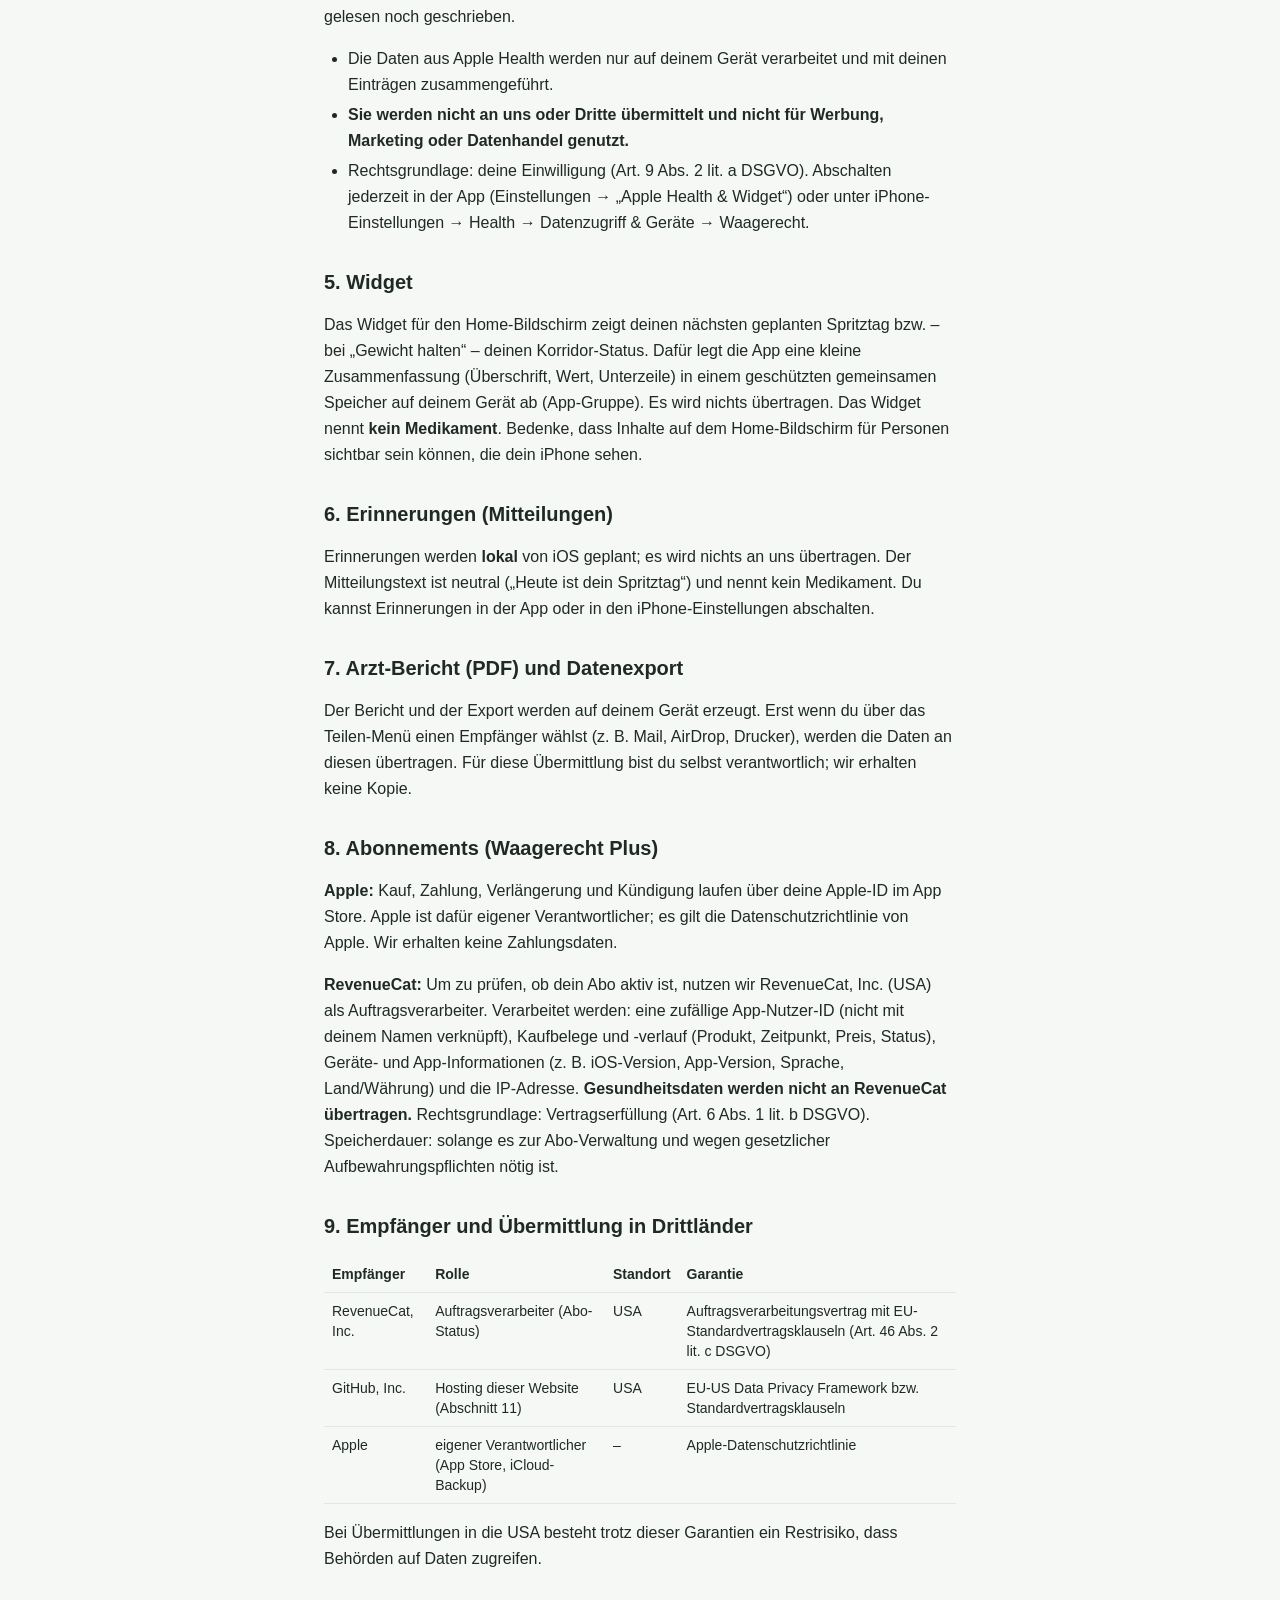
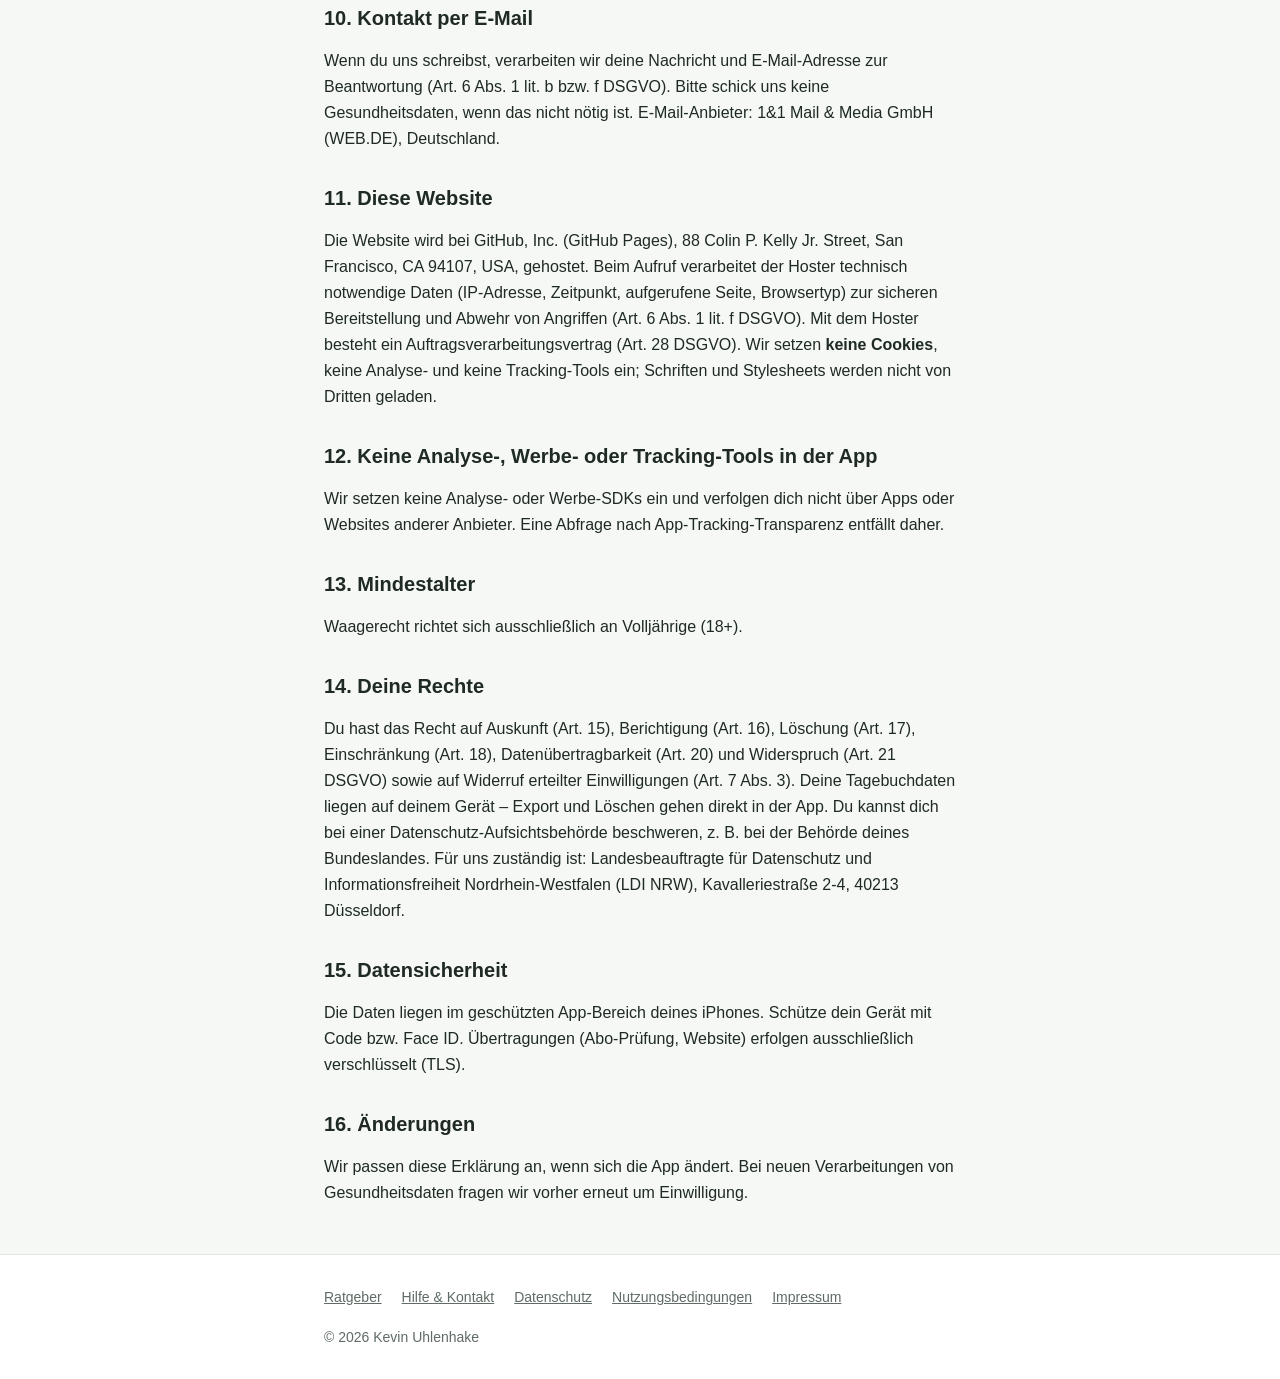
<file: datenschutz.html>
<!DOCTYPE html>
<html lang="de"><head><meta charset="utf-8" /><meta name="viewport" content="width=device-width, initial-scale=1" /><title>Datenschutzerklärung | Waagerecht</title><meta name="description" content="Datenschutzerklärung für die iPhone-App Waagerecht und waagerecht-app.de" /><meta name="robots" content="index,follow" /><link rel="canonical" href="https://waagerecht-app.de/datenschutz" /><meta name="apple-itunes-app" content="app-id=6828947505" /><meta name="theme-color" content="#2F7A5B" /><link rel="icon" href="/assets/icon.png" /><link rel="apple-touch-icon" href="/assets/icon.png" /><meta property="og:type" content="website" /><meta property="og:site_name" content="Waagerecht" /><meta property="og:locale" content="de_DE" /><meta property="og:title" content="Datenschutzerklärung | Waagerecht" /><meta property="og:description" content="Datenschutzerklärung für die iPhone-App Waagerecht und waagerecht-app.de" /><meta property="og:url" content="https://waagerecht-app.de/datenschutz" /><meta property="og:image" content="https://waagerecht-app.de/assets/og/waagerecht.png" /><meta property="og:image:width" content="1200" /><meta property="og:image:height" content="630" /><meta property="og:image:alt" content="Waagerecht, das Spritzen-Tagebuch fürs iPhone" /><meta name="twitter:card" content="summary_large_image" /><meta name="twitter:title" content="Datenschutzerklärung | Waagerecht" /><meta name="twitter:description" content="Datenschutzerklärung für die iPhone-App Waagerecht und waagerecht-app.de" /><meta name="twitter:image" content="https://waagerecht-app.de/assets/og/waagerecht.png" /><link rel="stylesheet" href="/styles.css" /></head>
<body class="bg-[#F6F8F5] text-[#1F2A24] antialiased">
<main class="max-w-2xl mx-auto px-5 py-12 space-y-4 leading-relaxed">
  <a href="/" class="text-[#2F7A5B] underline">← Waagerecht</a>
  <h1 class="text-3xl font-bold">Datenschutzerklärung</h1>
  <p>Stand: 31. Oktober 2026 · gilt für die iPhone-App „Waagerecht“ (Version 1.0) und diese Website</p>
  <h2 id="1-wer-ist-verantwortlich" class="font-bold text-xl mt-8">1. Wer ist verantwortlich?</h2>
  <p>Kevin Uhlenhake (Einzelunternehmer), Ringelerstraße 116, 49525 Lengerich, Deutschland, Telefon: +49 178 9215695, E-Mail: <a class="underline" href="mailto:uhlenhake@web.de">uhlenhake@web.de</a> („wir“). Ein Datenschutzbeauftragter ist nicht benannt, da gesetzlich nicht erforderlich.</p>
  <h2 id="2-das-wichtigste-in-kürze" class="font-bold text-xl mt-8">2. Das Wichtigste in Kürze</h2>
  <ul class="list-disc pl-6 space-y-1"><li>Waagerecht ist ein persönliches Tagebuch. <strong>Deine Einträge (z. B. Spritzen, Einstichstellen, Beschwerden, Gewicht, Eiweiß, Notizen) werden ausschließlich lokal auf deinem iPhone gespeichert.</strong> Wir haben keinen Zugriff darauf.</li><li>Es gibt kein Benutzerkonto, keine Werbung, kein Tracking und keine Weitergabe an Pharmaunternehmen.</li><li>Daten verlassen dein Gerät nur, wenn du das selbst auslöst (PDF teilen, Export), und für die Abo-Prüfung (Abschnitt 8) – dabei werden keine Gesundheitsdaten übertragen.</li><li>Apple Health und das Widget arbeiten nur auf deinem Gerät; Gesundheitsdaten aus Apple Health geben wir niemals weiter.</li></ul>
  <h2 id="3-lokale-verarbeitung-von-gesundheitsdaten-in-der-app" class="font-bold text-xl mt-8">3. Lokale Verarbeitung von Gesundheitsdaten in der App</h2>
  <p><strong>Welche Daten:</strong> Angaben aus dem Einstiegsfragebogen (Spritztag, Uhrzeit, Therapiebeginn, Ziele, optional Bezeichnung des verordneten Medikaments, Start- und Zielgewicht, Eiweißziel), Einträge zu Spritzen und Einstichstellen, Beschwerden und deren Stärke, Gewicht, Eiweiß, Wochen-Check-ins, Angaben zum Absetzen/Pausieren („Gewicht halten“) und Notizen. Das sind Gesundheitsdaten im Sinne von Art. 9 DSGVO.</p>
  <p><strong>Auswertungen auf dem Gerät:</strong> Die „Spiegel-Kurve“ (modellhafter, relativer Verlauf aus deinen eingetragenen Spritzen auf Basis veröffentlichter Halbwertszeiten) und die „Nebenwirkungs-Muster“ (Häufung deiner Beschwerden nach Tagen seit der Spritze) werden ausschließlich lokal berechnet. Es findet kein Profiling mit rechtlicher oder ähnlich erheblicher Wirkung statt (Art. 22 DSGVO); die Auswertungen sind Hinweise für dich und dein Arztgespräch.</p>
  <p><strong>Zweck:</strong> Damit du deine Therapie im Alltag dokumentieren, dich erinnern lassen und einen Bericht für dein Arztgespräch erstellen kannst.</p>
  <p><strong>Rechtsgrundlage:</strong> deine ausdrückliche Einwilligung (Art. 9 Abs. 2 lit. a, Art. 6 Abs. 1 lit. a DSGVO), die du beim ersten Start erteilst. Wir speichern lokal Zeitpunkt und Version des Einwilligungstextes.</p>
  <p><strong>Widerruf:</strong> jederzeit in der App unter Einstellungen → „Einwilligung widerrufen &amp; alle Daten löschen“. Dabei werden alle Einträge auf deinem Gerät gelöscht. Die Rechtmäßigkeit der bisherigen Verarbeitung bleibt unberührt.</p>
  <p><strong>Speicherdauer:</strong> bis du Einträge löschst, die Einwilligung widerrufst oder die App löschst.</p>
  <p><strong>Gerätesicherung:</strong> Wenn du ein iCloud- oder Computer-Backup deines iPhones nutzt, können die App-Daten darin enthalten sein. Das steuerst du in den iPhone-Einstellungen; Anbieter ist Apple, nicht wir.</p>
  <h2 id="4-apple-health-healthkit" class="font-bold text-xl mt-8">4. Apple Health (HealthKit)</h2>
  <p><strong>Nur wenn du es in den Einstellungen einschaltest</strong> und in iOS erlaubst, liest Waagerecht dein <strong>Körpergewicht</strong> aus Apple Health und schreibt – falls du auch das erlaubst – deine neuen Gewichtseinträge dorthin. Andere Health-Daten werden weder gelesen noch geschrieben.</p>
  <ul class="list-disc pl-6 space-y-1"><li>Die Daten aus Apple Health werden nur auf deinem Gerät verarbeitet und mit deinen Einträgen zusammengeführt.</li><li><strong>Sie werden nicht an uns oder Dritte übermittelt und nicht für Werbung, Marketing oder Datenhandel genutzt.</strong></li><li>Rechtsgrundlage: deine Einwilligung (Art. 9 Abs. 2 lit. a DSGVO). Abschalten jederzeit in der App (Einstellungen → „Apple Health &amp; Widget“) oder unter iPhone-Einstellungen → Health → Datenzugriff &amp; Geräte → Waagerecht.</li></ul>
  <h2 id="5-widget" class="font-bold text-xl mt-8">5. Widget</h2>
  <p>Das Widget für den Home-Bildschirm zeigt deinen nächsten geplanten Spritztag bzw. – bei „Gewicht halten“ – deinen Korridor-Status. Dafür legt die App eine kleine Zusammenfassung (Überschrift, Wert, Unterzeile) in einem geschützten gemeinsamen Speicher auf deinem Gerät ab (App-Gruppe). Es wird nichts übertragen. Das Widget nennt <strong>kein Medikament</strong>. Bedenke, dass Inhalte auf dem Home-Bildschirm für Personen sichtbar sein können, die dein iPhone sehen.</p>
  <h2 id="6-erinnerungen-mitteilungen" class="font-bold text-xl mt-8">6. Erinnerungen (Mitteilungen)</h2>
  <p>Erinnerungen werden <strong>lokal</strong> von iOS geplant; es wird nichts an uns übertragen. Der Mitteilungstext ist neutral („Heute ist dein Spritztag“) und nennt kein Medikament. Du kannst Erinnerungen in der App oder in den iPhone-Einstellungen abschalten.</p>
  <h2 id="7-arzt-bericht-pdf-und-datenexport" class="font-bold text-xl mt-8">7. Arzt-Bericht (PDF) und Datenexport</h2>
  <p>Der Bericht und der Export werden auf deinem Gerät erzeugt. Erst wenn du über das Teilen-Menü einen Empfänger wählst (z. B. Mail, AirDrop, Drucker), werden die Daten an diesen übertragen. Für diese Übermittlung bist du selbst verantwortlich; wir erhalten keine Kopie.</p>
  <h2 id="8-abonnements-waagerecht-plus" class="font-bold text-xl mt-8">8. Abonnements (Waagerecht Plus)</h2>
  <p><strong>Apple:</strong> Kauf, Zahlung, Verlängerung und Kündigung laufen über deine Apple-ID im App Store. Apple ist dafür eigener Verantwortlicher; es gilt die Datenschutzrichtlinie von Apple. Wir erhalten keine Zahlungsdaten.</p>
  <p><strong>RevenueCat:</strong> Um zu prüfen, ob dein Abo aktiv ist, nutzen wir RevenueCat, Inc. (USA) als Auftragsverarbeiter. Verarbeitet werden: eine zufällige App-Nutzer-ID (nicht mit deinem Namen verknüpft), Kaufbelege und -verlauf (Produkt, Zeitpunkt, Preis, Status), Geräte- und App-Informationen (z. B. iOS-Version, App-Version, Sprache, Land/Währung) und die IP-Adresse. <strong>Gesundheitsdaten werden nicht an RevenueCat übertragen.</strong> Rechtsgrundlage: Vertragserfüllung (Art. 6 Abs. 1 lit. b DSGVO). Speicherdauer: solange es zur Abo-Verwaltung und wegen gesetzlicher Aufbewahrungspflichten nötig ist.</p>
  <h2 id="9-empfänger-und-übermittlung-in-drittländer" class="font-bold text-xl mt-8">9. Empfänger und Übermittlung in Drittländer</h2>
  <div class="overflow-x-auto"><table class="text-sm w-full"><thead><tr><th class="text-left p-2 border-b border-[#E1E7E2]">Empfänger</th><th class="text-left p-2 border-b border-[#E1E7E2]">Rolle</th><th class="text-left p-2 border-b border-[#E1E7E2]">Standort</th><th class="text-left p-2 border-b border-[#E1E7E2]">Garantie</th></tr></thead><tbody><tr><td class="p-2 border-b border-[#E1E7E2] align-top">RevenueCat, Inc.</td><td class="p-2 border-b border-[#E1E7E2] align-top">Auftragsverarbeiter (Abo-Status)</td><td class="p-2 border-b border-[#E1E7E2] align-top">USA</td><td class="p-2 border-b border-[#E1E7E2] align-top">Auftragsverarbeitungsvertrag mit EU-Standardvertragsklauseln (Art. 46 Abs. 2 lit. c DSGVO)</td></tr><tr><td class="p-2 border-b border-[#E1E7E2] align-top">GitHub, Inc.</td><td class="p-2 border-b border-[#E1E7E2] align-top">Hosting dieser Website (Abschnitt 11)</td><td class="p-2 border-b border-[#E1E7E2] align-top">USA</td><td class="p-2 border-b border-[#E1E7E2] align-top">EU-US Data Privacy Framework bzw. Standardvertragsklauseln</td></tr><tr><td class="p-2 border-b border-[#E1E7E2] align-top">Apple</td><td class="p-2 border-b border-[#E1E7E2] align-top">eigener Verantwortlicher (App Store, iCloud-Backup)</td><td class="p-2 border-b border-[#E1E7E2] align-top">–</td><td class="p-2 border-b border-[#E1E7E2] align-top">Apple-Datenschutzrichtlinie</td></tr></tbody></table></div>
  <p>Bei Übermittlungen in die USA besteht trotz dieser Garantien ein Restrisiko, dass Behörden auf Daten zugreifen.</p>
  <h2 id="10-kontakt-per-e-mail" class="font-bold text-xl mt-8">10. Kontakt per E-Mail</h2>
  <p>Wenn du uns schreibst, verarbeiten wir deine Nachricht und E-Mail-Adresse zur Beantwortung (Art. 6 Abs. 1 lit. b bzw. f DSGVO). Bitte schick uns keine Gesundheitsdaten, wenn das nicht nötig ist. E-Mail-Anbieter: 1&amp;1 Mail &amp; Media GmbH (WEB.DE), Deutschland.</p>
  <h2 id="11-diese-website" class="font-bold text-xl mt-8">11. Diese Website</h2>
  <p>Die Website wird bei GitHub, Inc. (GitHub Pages), 88 Colin P. Kelly Jr. Street, San Francisco, CA 94107, USA, gehostet. Beim Aufruf verarbeitet der Hoster technisch notwendige Daten (IP-Adresse, Zeitpunkt, aufgerufene Seite, Browsertyp) zur sicheren Bereitstellung und Abwehr von Angriffen (Art. 6 Abs. 1 lit. f DSGVO). Mit dem Hoster besteht ein Auftragsverarbeitungsvertrag (Art. 28 DSGVO). Wir setzen <strong>keine Cookies</strong>, keine Analyse- und keine Tracking-Tools ein; Schriften und Stylesheets werden nicht von Dritten geladen.</p>
  <h2 id="12-keine-analyse-werbe-oder-tracking-tools-in-der-app" class="font-bold text-xl mt-8">12. Keine Analyse-, Werbe- oder Tracking-Tools in der App</h2>
  <p>Wir setzen keine Analyse- oder Werbe-SDKs ein und verfolgen dich nicht über Apps oder Websites anderer Anbieter. Eine Abfrage nach App-Tracking-Transparenz entfällt daher.</p>
  <h2 id="13-mindestalter" class="font-bold text-xl mt-8">13. Mindestalter</h2>
  <p>Waagerecht richtet sich ausschließlich an Volljährige (18+).</p>
  <h2 id="14-deine-rechte" class="font-bold text-xl mt-8">14. Deine Rechte</h2>
  <p>Du hast das Recht auf Auskunft (Art. 15), Berichtigung (Art. 16), Löschung (Art. 17), Einschränkung (Art. 18), Datenübertragbarkeit (Art. 20) und Widerspruch (Art. 21 DSGVO) sowie auf Widerruf erteilter Einwilligungen (Art. 7 Abs. 3). Deine Tagebuchdaten liegen auf deinem Gerät – Export und Löschen gehen direkt in der App. Du kannst dich bei einer Datenschutz-Aufsichtsbehörde beschweren, z. B. bei der Behörde deines Bundeslandes. Für uns zuständig ist: Landesbeauftragte für Datenschutz und Informationsfreiheit Nordrhein-Westfalen (LDI NRW), Kavalleriestraße 2-4, 40213 Düsseldorf.</p>
  <h2 id="15-datensicherheit" class="font-bold text-xl mt-8">15. Datensicherheit</h2>
  <p>Die Daten liegen im geschützten App-Bereich deines iPhones. Schütze dein Gerät mit Code bzw. Face ID. Übertragungen (Abo-Prüfung, Website) erfolgen ausschließlich verschlüsselt (TLS).</p>
  <h2 id="16-änderungen" class="font-bold text-xl mt-8">16. Änderungen</h2>
  <p>Wir passen diese Erklärung an, wenn sich die App ändert. Bei neuen Verarbeitungen von Gesundheitsdaten fragen wir vorher erneut um Einwilligung.</p>
</main>
<footer class="border-t border-[#E1E7E2] bg-white"><div class="max-w-2xl mx-auto px-5 py-8 text-sm text-[#5F6B64] flex flex-wrap gap-5"><a class="underline" href="/ratgeber/">Ratgeber</a><a class="underline" href="/support">Hilfe &amp; Kontakt</a><a class="underline" href="/datenschutz">Datenschutz</a><a class="underline" href="/nutzungsbedingungen">Nutzungsbedingungen</a><a class="underline" href="/impressum">Impressum</a><span>© 2026 Kevin Uhlenhake</span></div></footer>
</body></html>
</file>
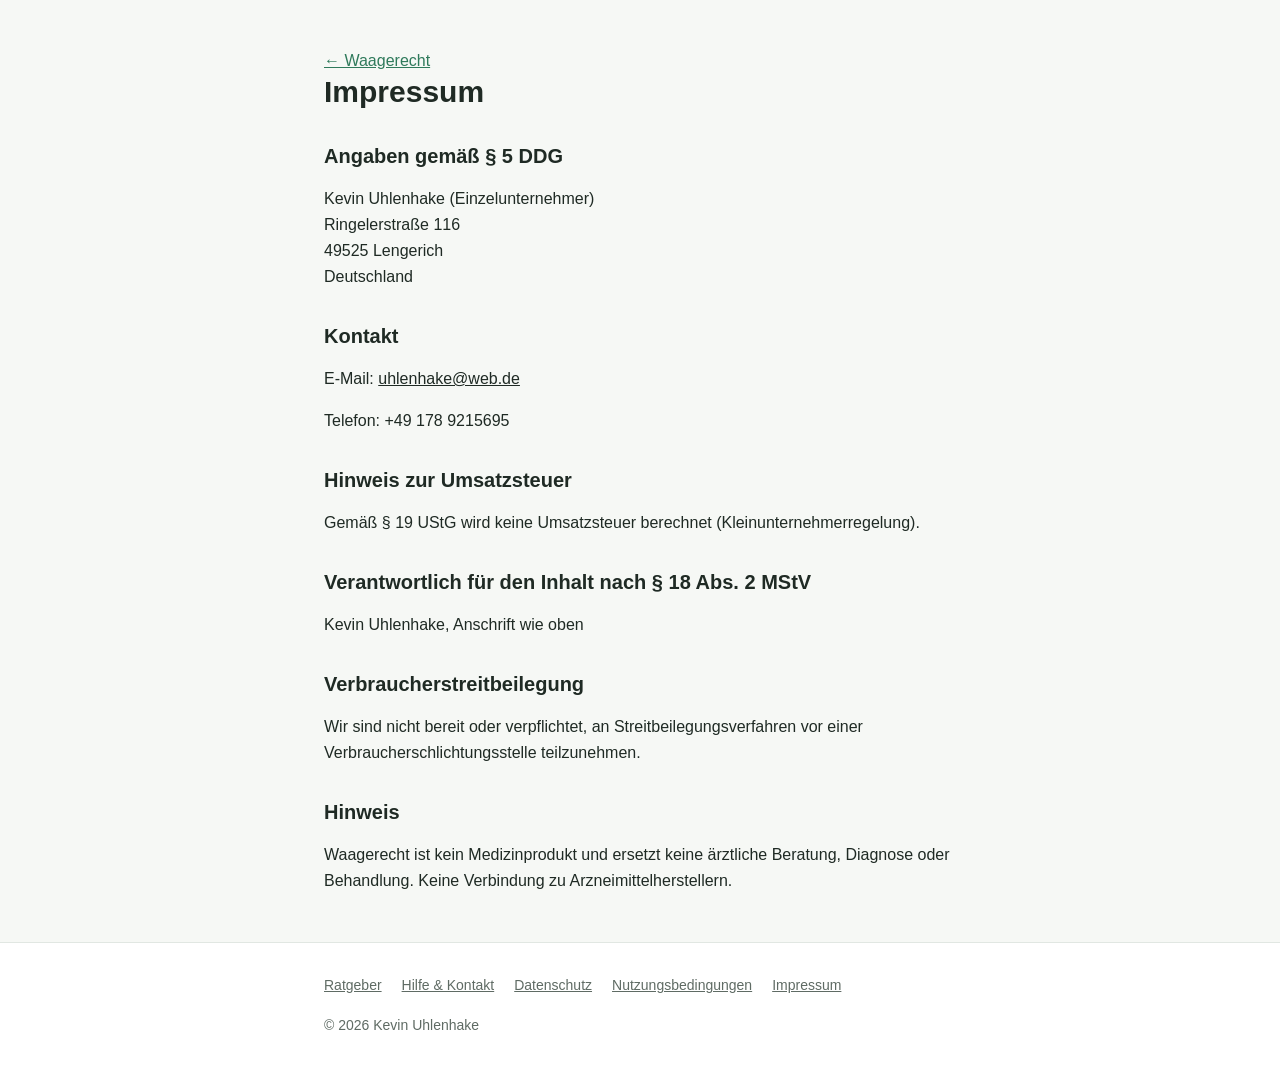
<file: impressum.html>
<!DOCTYPE html>
<html lang="de"><head><meta charset="utf-8" /><meta name="viewport" content="width=device-width, initial-scale=1" /><title>Impressum | Waagerecht</title><meta name="description" content="Impressum von waagerecht-app.de und der iPhone-App Waagerecht" /><meta name="robots" content="index,follow" /><link rel="canonical" href="https://waagerecht-app.de/impressum" /><meta name="apple-itunes-app" content="app-id=6828947505" /><meta name="theme-color" content="#2F7A5B" /><link rel="icon" href="/assets/icon.png" /><link rel="apple-touch-icon" href="/assets/icon.png" /><meta property="og:type" content="website" /><meta property="og:site_name" content="Waagerecht" /><meta property="og:locale" content="de_DE" /><meta property="og:title" content="Impressum | Waagerecht" /><meta property="og:description" content="Impressum von waagerecht-app.de und der iPhone-App Waagerecht" /><meta property="og:url" content="https://waagerecht-app.de/impressum" /><meta property="og:image" content="https://waagerecht-app.de/assets/og/waagerecht.png" /><meta property="og:image:width" content="1200" /><meta property="og:image:height" content="630" /><meta property="og:image:alt" content="Waagerecht, das Spritzen-Tagebuch fürs iPhone" /><meta name="twitter:card" content="summary_large_image" /><meta name="twitter:title" content="Impressum | Waagerecht" /><meta name="twitter:description" content="Impressum von waagerecht-app.de und der iPhone-App Waagerecht" /><meta name="twitter:image" content="https://waagerecht-app.de/assets/og/waagerecht.png" /><link rel="stylesheet" href="/styles.css" /></head>
<body class="bg-[#F6F8F5] text-[#1F2A24] antialiased">
<main class="max-w-2xl mx-auto px-5 py-12 space-y-4 leading-relaxed">
  <a href="/" class="text-[#2F7A5B] underline">← Waagerecht</a>
  <h1 class="text-3xl font-bold">Impressum</h1>
  <h2 id="angaben-gemäß-5-ddg" class="font-bold text-xl mt-8">Angaben gemäß § 5 DDG</h2>
  <p>Kevin Uhlenhake (Einzelunternehmer)<br />Ringelerstraße 116<br />49525 Lengerich<br />Deutschland</p>
  <h2 id="kontakt" class="font-bold text-xl mt-8">Kontakt</h2>
  <p>E-Mail: <a class="underline" href="mailto:uhlenhake@web.de">uhlenhake@web.de</a></p>
  <p>Telefon: +49 178 9215695</p>
  <h2 id="hinweis-zur-umsatzsteuer" class="font-bold text-xl mt-8">Hinweis zur Umsatzsteuer</h2>
  <p>Gemäß § 19 UStG wird keine Umsatzsteuer berechnet (Kleinunternehmerregelung).</p>
  <h2 id="verantwortlich-für-den-inhalt-nach-18-abs-2-mstv" class="font-bold text-xl mt-8">Verantwortlich für den Inhalt nach § 18 Abs. 2 MStV</h2>
  <p>Kevin Uhlenhake, Anschrift wie oben</p>
  <h2 id="verbraucherstreitbeilegung" class="font-bold text-xl mt-8">Verbraucherstreitbeilegung</h2>
  <p>Wir sind nicht bereit oder verpflichtet, an Streitbeilegungsverfahren vor einer Verbraucherschlichtungsstelle teilzunehmen.</p>
  <h2 id="hinweis" class="font-bold text-xl mt-8">Hinweis</h2>
  <p>Waagerecht ist kein Medizinprodukt und ersetzt keine ärztliche Beratung, Diagnose oder Behandlung. Keine Verbindung zu Arzneimittelherstellern.</p>
</main>
<footer class="border-t border-[#E1E7E2] bg-white"><div class="max-w-2xl mx-auto px-5 py-8 text-sm text-[#5F6B64] flex flex-wrap gap-5"><a class="underline" href="/ratgeber/">Ratgeber</a><a class="underline" href="/support">Hilfe &amp; Kontakt</a><a class="underline" href="/datenschutz">Datenschutz</a><a class="underline" href="/nutzungsbedingungen">Nutzungsbedingungen</a><a class="underline" href="/impressum">Impressum</a><span>© 2026 Kevin Uhlenhake</span></div></footer>
</body></html>
</file>
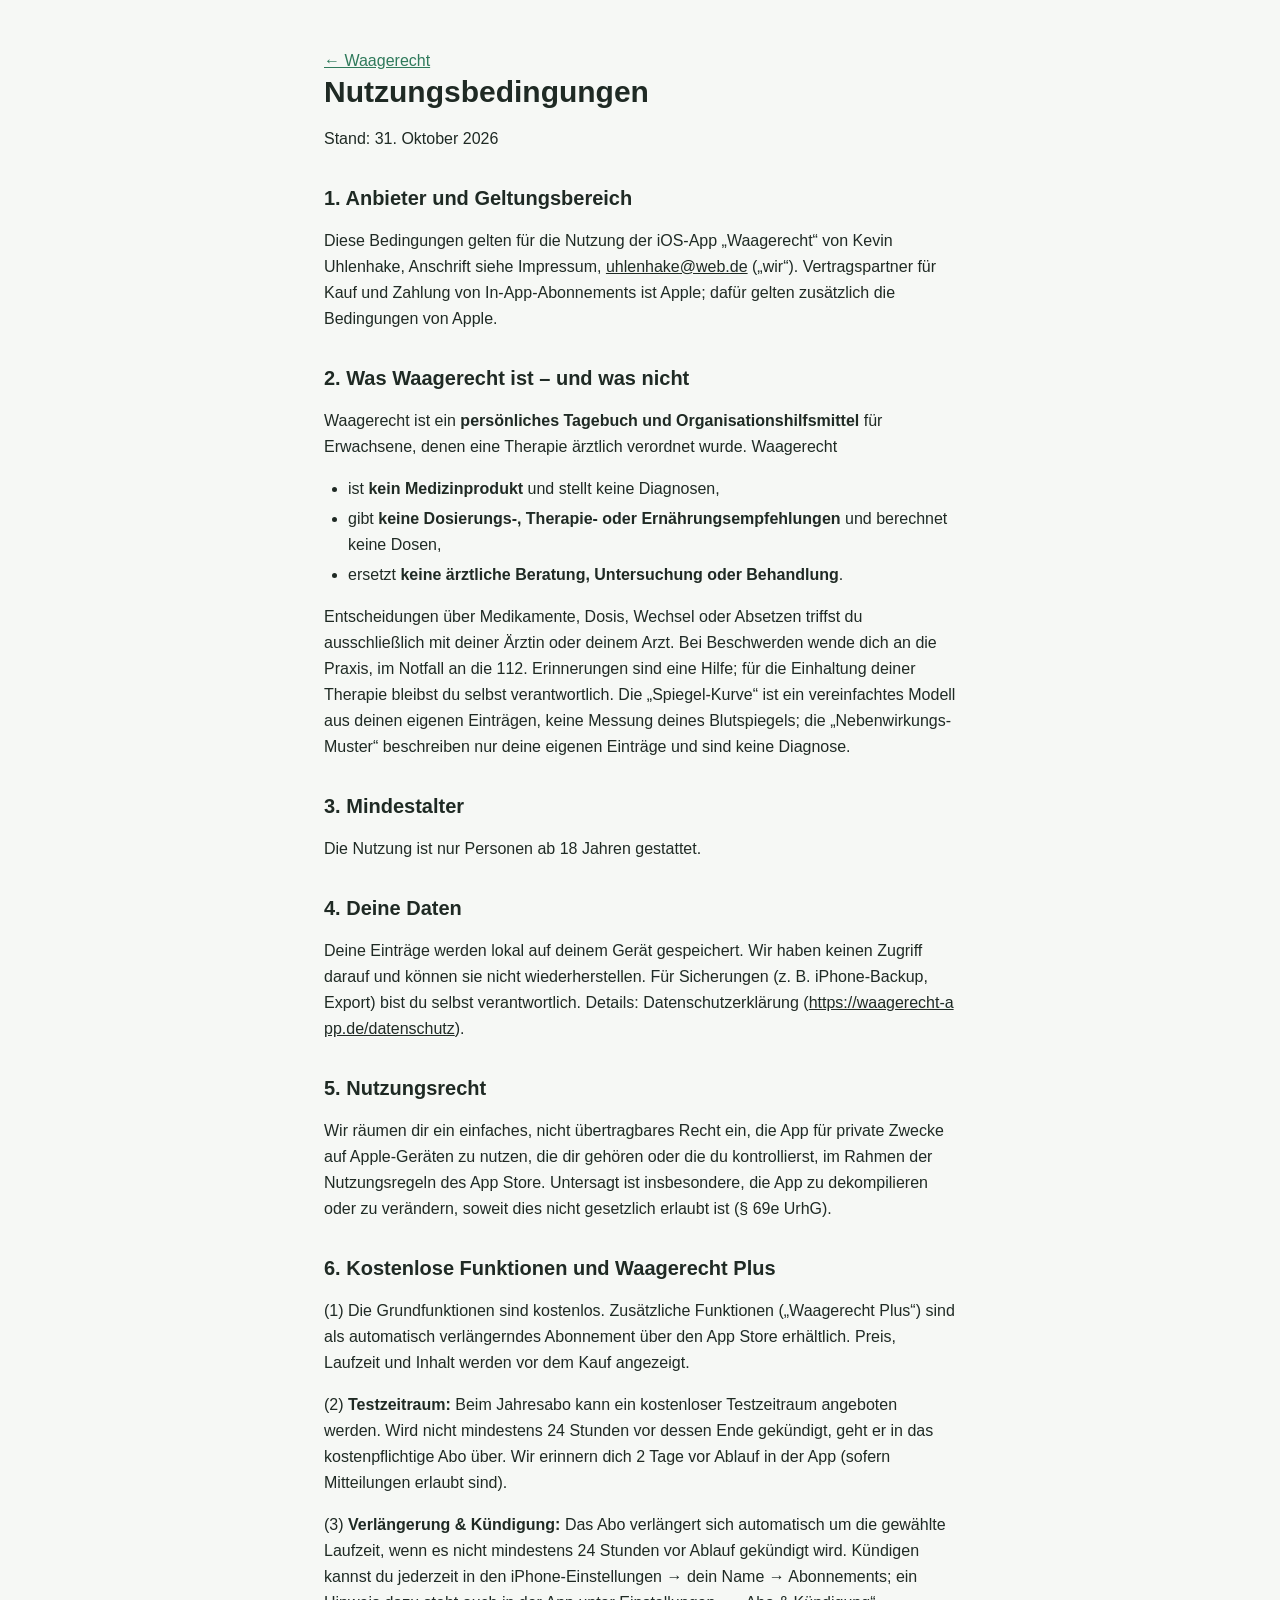
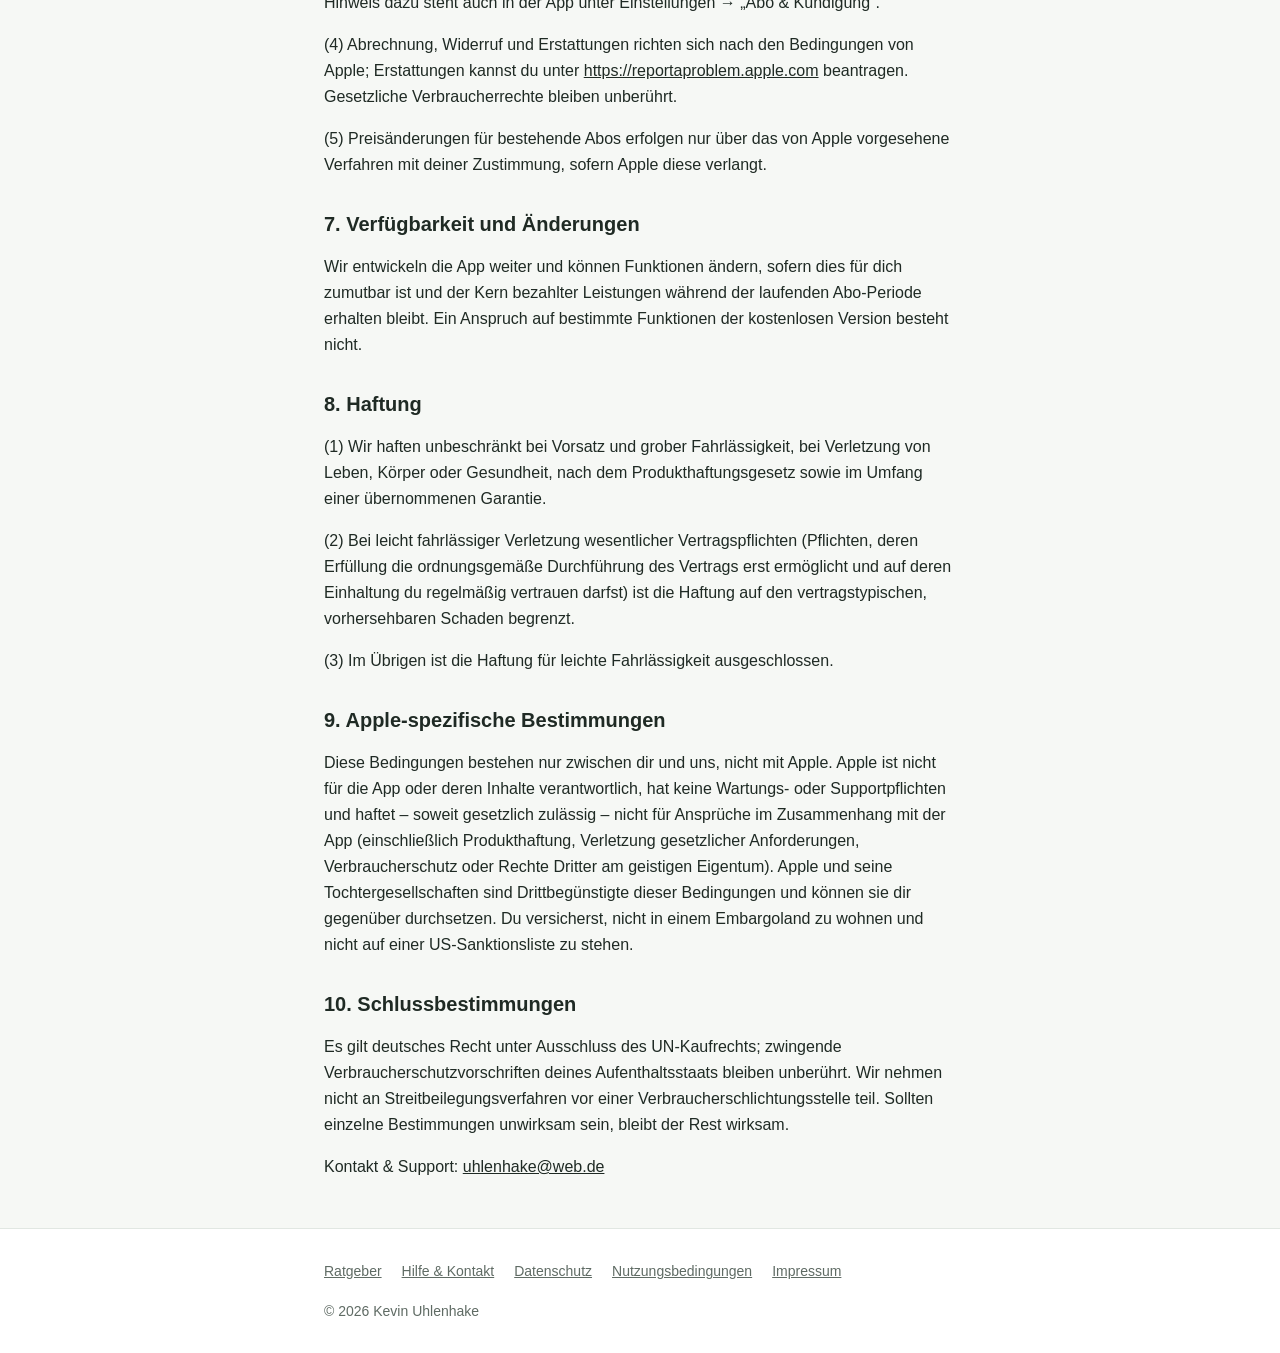
<file: nutzungsbedingungen.html>
<!DOCTYPE html>
<html lang="de"><head><meta charset="utf-8" /><meta name="viewport" content="width=device-width, initial-scale=1" /><title>Nutzungsbedingungen | Waagerecht</title><meta name="description" content="Nutzungsbedingungen (EULA) der iPhone-App Waagerecht" /><meta name="robots" content="index,follow" /><link rel="canonical" href="https://waagerecht-app.de/nutzungsbedingungen" /><meta name="apple-itunes-app" content="app-id=6828947505" /><meta name="theme-color" content="#2F7A5B" /><link rel="icon" href="/assets/icon.png" /><link rel="apple-touch-icon" href="/assets/icon.png" /><meta property="og:type" content="website" /><meta property="og:site_name" content="Waagerecht" /><meta property="og:locale" content="de_DE" /><meta property="og:title" content="Nutzungsbedingungen | Waagerecht" /><meta property="og:description" content="Nutzungsbedingungen (EULA) der iPhone-App Waagerecht" /><meta property="og:url" content="https://waagerecht-app.de/nutzungsbedingungen" /><meta property="og:image" content="https://waagerecht-app.de/assets/og/waagerecht.png" /><meta property="og:image:width" content="1200" /><meta property="og:image:height" content="630" /><meta property="og:image:alt" content="Waagerecht, das Spritzen-Tagebuch fürs iPhone" /><meta name="twitter:card" content="summary_large_image" /><meta name="twitter:title" content="Nutzungsbedingungen | Waagerecht" /><meta name="twitter:description" content="Nutzungsbedingungen (EULA) der iPhone-App Waagerecht" /><meta name="twitter:image" content="https://waagerecht-app.de/assets/og/waagerecht.png" /><link rel="stylesheet" href="/styles.css" /></head>
<body class="bg-[#F6F8F5] text-[#1F2A24] antialiased">
<main class="max-w-2xl mx-auto px-5 py-12 space-y-4 leading-relaxed">
  <a href="/" class="text-[#2F7A5B] underline">← Waagerecht</a>
  <h1 class="text-3xl font-bold">Nutzungsbedingungen</h1>
  <p>Stand: 31. Oktober 2026</p>
  <h2 id="1-anbieter-und-geltungsbereich" class="font-bold text-xl mt-8">1. Anbieter und Geltungsbereich</h2>
  <p>Diese Bedingungen gelten für die Nutzung der iOS-App „Waagerecht“ von Kevin Uhlenhake, Anschrift siehe Impressum, <a class="underline" href="mailto:uhlenhake@web.de">uhlenhake@web.de</a> („wir“). Vertragspartner für Kauf und Zahlung von In-App-Abonnements ist Apple; dafür gelten zusätzlich die Bedingungen von Apple.</p>
  <h2 id="2-was-waagerecht-ist-und-was-nicht" class="font-bold text-xl mt-8">2. Was Waagerecht ist – und was nicht</h2>
  <p>Waagerecht ist ein <strong>persönliches Tagebuch und Organisationshilfsmittel</strong> für Erwachsene, denen eine Therapie ärztlich verordnet wurde. Waagerecht</p>
  <ul class="list-disc pl-6 space-y-1"><li>ist <strong>kein Medizinprodukt</strong> und stellt keine Diagnosen,</li><li>gibt <strong>keine Dosierungs-, Therapie- oder Ernährungsempfehlungen</strong> und berechnet keine Dosen,</li><li>ersetzt <strong>keine ärztliche Beratung, Untersuchung oder Behandlung</strong>.</li></ul>
  <p>Entscheidungen über Medikamente, Dosis, Wechsel oder Absetzen triffst du ausschließlich mit deiner Ärztin oder deinem Arzt. Bei Beschwerden wende dich an die Praxis, im Notfall an die 112. Erinnerungen sind eine Hilfe; für die Einhaltung deiner Therapie bleibst du selbst verantwortlich. Die „Spiegel-Kurve“ ist ein vereinfachtes Modell aus deinen eigenen Einträgen, keine Messung deines Blutspiegels; die „Nebenwirkungs-Muster“ beschreiben nur deine eigenen Einträge und sind keine Diagnose.</p>
  <h2 id="3-mindestalter" class="font-bold text-xl mt-8">3. Mindestalter</h2>
  <p>Die Nutzung ist nur Personen ab 18 Jahren gestattet.</p>
  <h2 id="4-deine-daten" class="font-bold text-xl mt-8">4. Deine Daten</h2>
  <p>Deine Einträge werden lokal auf deinem Gerät gespeichert. Wir haben keinen Zugriff darauf und können sie nicht wiederherstellen. Für Sicherungen (z. B. iPhone-Backup, Export) bist du selbst verantwortlich. Details: Datenschutzerklärung (<a class="underline break-all" href="https://waagerecht-app.de/datenschutz" rel="noopener">https://waagerecht-app.de/datenschutz</a>).</p>
  <h2 id="5-nutzungsrecht" class="font-bold text-xl mt-8">5. Nutzungsrecht</h2>
  <p>Wir räumen dir ein einfaches, nicht übertragbares Recht ein, die App für private Zwecke auf Apple-Geräten zu nutzen, die dir gehören oder die du kontrollierst, im Rahmen der Nutzungsregeln des App Store. Untersagt ist insbesondere, die App zu dekompilieren oder zu verändern, soweit dies nicht gesetzlich erlaubt ist (§ 69e UrhG).</p>
  <h2 id="6-kostenlose-funktionen-und-waagerecht-plus" class="font-bold text-xl mt-8">6. Kostenlose Funktionen und Waagerecht Plus</h2>
  <p>(1) Die Grundfunktionen sind kostenlos. Zusätzliche Funktionen („Waagerecht Plus“) sind als automatisch verlängerndes Abonnement über den App Store erhältlich. Preis, Laufzeit und Inhalt werden vor dem Kauf angezeigt.</p>
  <p>(2) <strong>Testzeitraum:</strong> Beim Jahresabo kann ein kostenloser Testzeitraum angeboten werden. Wird nicht mindestens 24 Stunden vor dessen Ende gekündigt, geht er in das kostenpflichtige Abo über. Wir erinnern dich 2 Tage vor Ablauf in der App (sofern Mitteilungen erlaubt sind).</p>
  <p>(3) <strong>Verlängerung &amp; Kündigung:</strong> Das Abo verlängert sich automatisch um die gewählte Laufzeit, wenn es nicht mindestens 24 Stunden vor Ablauf gekündigt wird. Kündigen kannst du jederzeit in den iPhone-Einstellungen → dein Name → Abonnements; ein Hinweis dazu steht auch in der App unter Einstellungen → „Abo &amp; Kündigung“.</p>
  <p>(4) Abrechnung, Widerruf und Erstattungen richten sich nach den Bedingungen von Apple; Erstattungen kannst du unter <a class="underline break-all" href="https://reportaproblem.apple.com" rel="noopener">https://reportaproblem.apple.com</a> beantragen. Gesetzliche Verbraucherrechte bleiben unberührt.</p>
  <p>(5) Preisänderungen für bestehende Abos erfolgen nur über das von Apple vorgesehene Verfahren mit deiner Zustimmung, sofern Apple diese verlangt.</p>
  <h2 id="7-verfügbarkeit-und-änderungen" class="font-bold text-xl mt-8">7. Verfügbarkeit und Änderungen</h2>
  <p>Wir entwickeln die App weiter und können Funktionen ändern, sofern dies für dich zumutbar ist und der Kern bezahlter Leistungen während der laufenden Abo-Periode erhalten bleibt. Ein Anspruch auf bestimmte Funktionen der kostenlosen Version besteht nicht.</p>
  <h2 id="8-haftung" class="font-bold text-xl mt-8">8. Haftung</h2>
  <p>(1) Wir haften unbeschränkt bei Vorsatz und grober Fahrlässigkeit, bei Verletzung von Leben, Körper oder Gesundheit, nach dem Produkthaftungsgesetz sowie im Umfang einer übernommenen Garantie.</p>
  <p>(2) Bei leicht fahrlässiger Verletzung wesentlicher Vertragspflichten (Pflichten, deren Erfüllung die ordnungsgemäße Durchführung des Vertrags erst ermöglicht und auf deren Einhaltung du regelmäßig vertrauen darfst) ist die Haftung auf den vertragstypischen, vorhersehbaren Schaden begrenzt.</p>
  <p>(3) Im Übrigen ist die Haftung für leichte Fahrlässigkeit ausgeschlossen.</p>
  <h2 id="9-apple-spezifische-bestimmungen" class="font-bold text-xl mt-8">9. Apple-spezifische Bestimmungen</h2>
  <p>Diese Bedingungen bestehen nur zwischen dir und uns, nicht mit Apple. Apple ist nicht für die App oder deren Inhalte verantwortlich, hat keine Wartungs- oder Supportpflichten und haftet – soweit gesetzlich zulässig – nicht für Ansprüche im Zusammenhang mit der App (einschließlich Produkthaftung, Verletzung gesetzlicher Anforderungen, Verbraucherschutz oder Rechte Dritter am geistigen Eigentum). Apple und seine Tochtergesellschaften sind Drittbegünstigte dieser Bedingungen und können sie dir gegenüber durchsetzen. Du versicherst, nicht in einem Embargoland zu wohnen und nicht auf einer US-Sanktionsliste zu stehen.</p>
  <h2 id="10-schlussbestimmungen" class="font-bold text-xl mt-8">10. Schlussbestimmungen</h2>
  <p>Es gilt deutsches Recht unter Ausschluss des UN-Kaufrechts; zwingende Verbraucherschutzvorschriften deines Aufenthaltsstaats bleiben unberührt. Wir nehmen nicht an Streitbeilegungsverfahren vor einer Verbraucherschlichtungsstelle teil. Sollten einzelne Bestimmungen unwirksam sein, bleibt der Rest wirksam.</p>
  <p>Kontakt &amp; Support: <a class="underline" href="mailto:uhlenhake@web.de">uhlenhake@web.de</a></p>
</main>
<footer class="border-t border-[#E1E7E2] bg-white"><div class="max-w-2xl mx-auto px-5 py-8 text-sm text-[#5F6B64] flex flex-wrap gap-5"><a class="underline" href="/ratgeber/">Ratgeber</a><a class="underline" href="/support">Hilfe &amp; Kontakt</a><a class="underline" href="/datenschutz">Datenschutz</a><a class="underline" href="/nutzungsbedingungen">Nutzungsbedingungen</a><a class="underline" href="/impressum">Impressum</a><span>© 2026 Kevin Uhlenhake</span></div></footer>
</body></html>
</file>
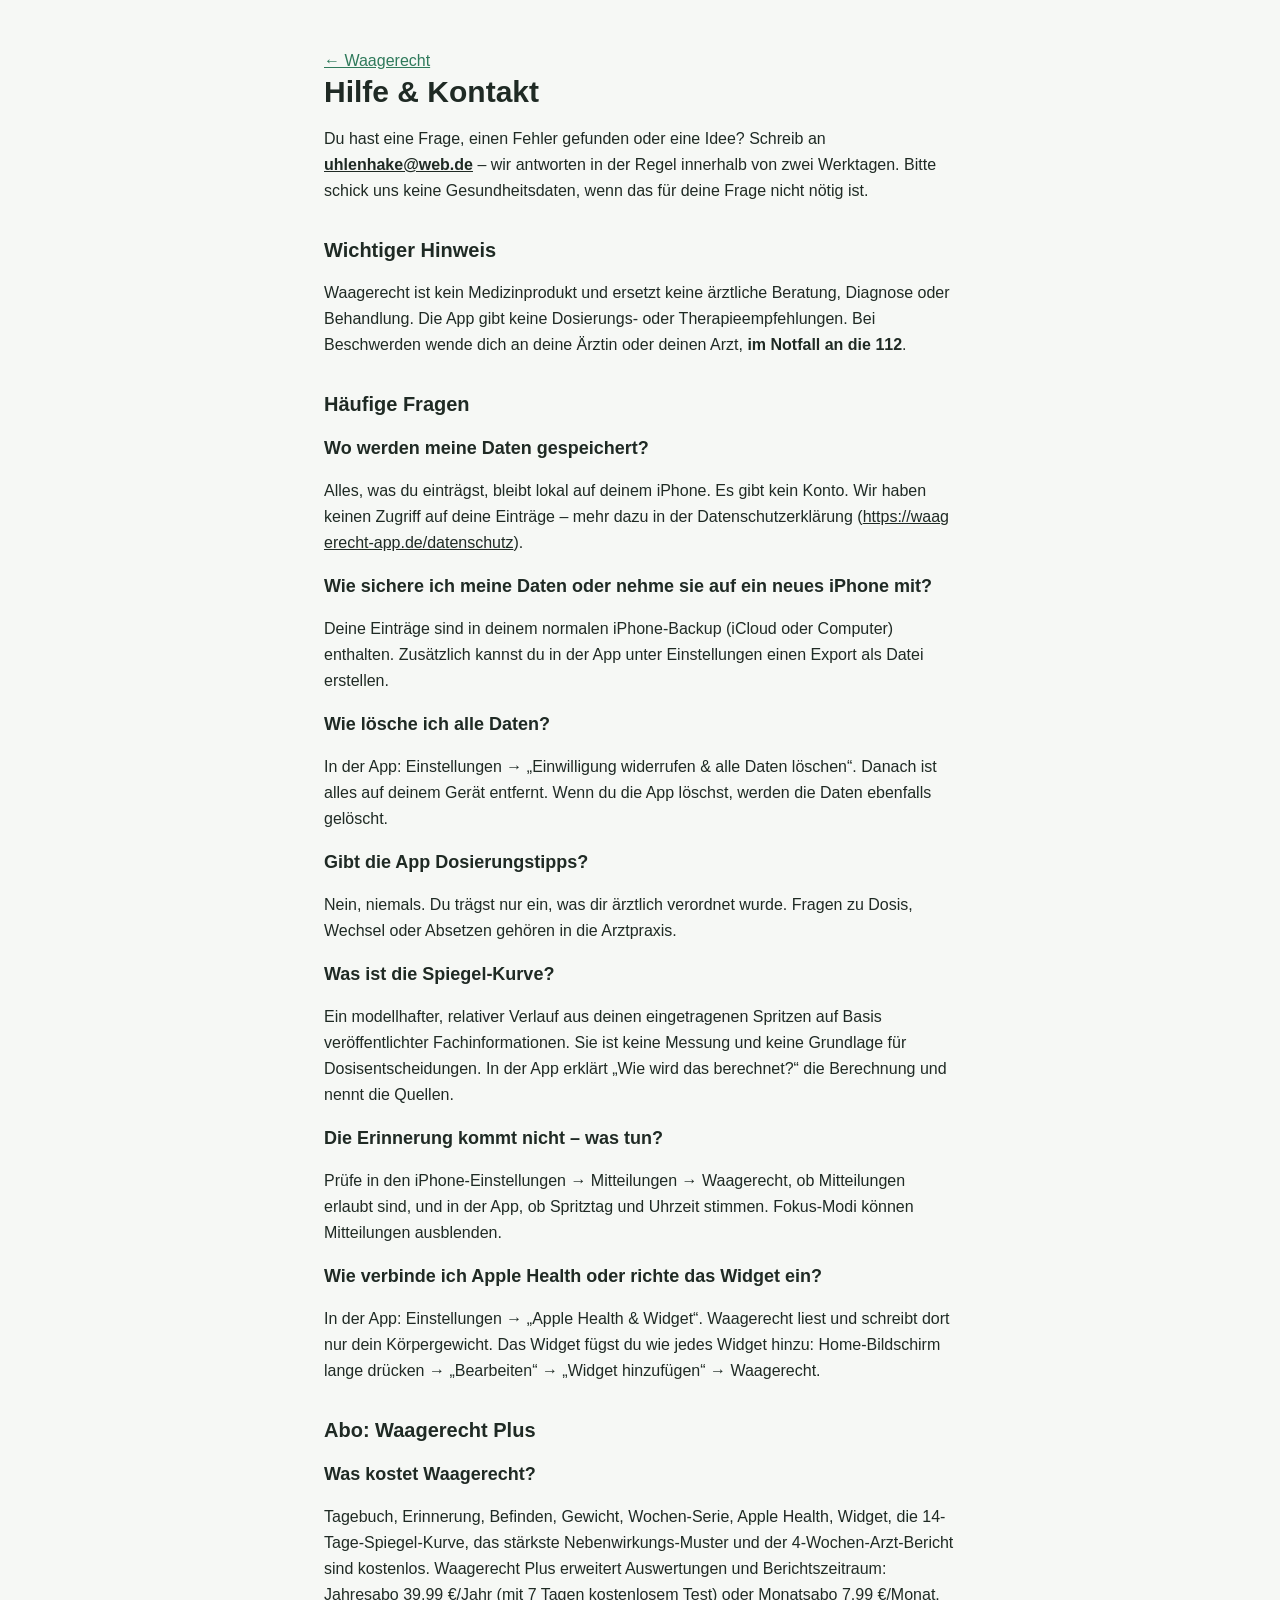
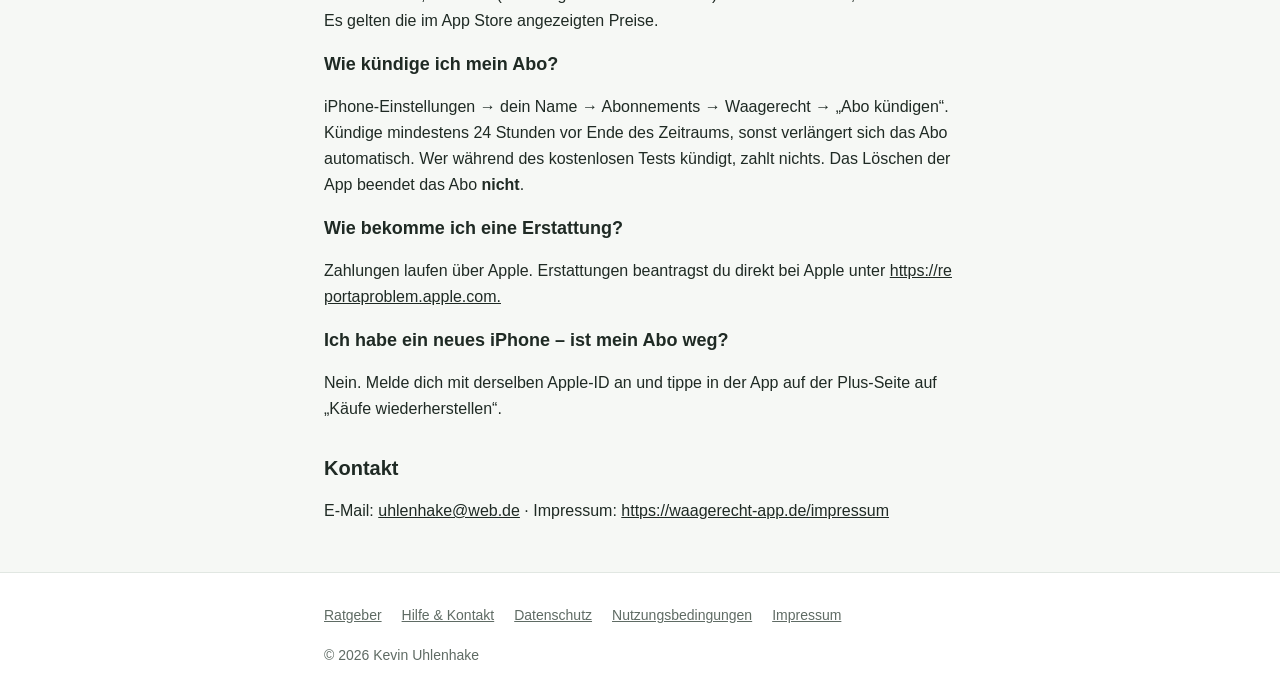
<file: support.html>
<!DOCTYPE html>
<html lang="de"><head><meta charset="utf-8" /><meta name="viewport" content="width=device-width, initial-scale=1" /><title>Hilfe &amp; Kontakt | Waagerecht</title><meta name="description" content="Support, FAQ und Abo-Kündigung für die iPhone-App Waagerecht" /><meta name="robots" content="index,follow" /><link rel="canonical" href="https://waagerecht-app.de/support" /><meta name="apple-itunes-app" content="app-id=6828947505" /><meta name="theme-color" content="#2F7A5B" /><link rel="icon" href="/assets/icon.png" /><link rel="apple-touch-icon" href="/assets/icon.png" /><meta property="og:type" content="website" /><meta property="og:site_name" content="Waagerecht" /><meta property="og:locale" content="de_DE" /><meta property="og:title" content="Hilfe &amp;amp; Kontakt | Waagerecht" /><meta property="og:description" content="Support, FAQ und Abo-Kündigung für die iPhone-App Waagerecht" /><meta property="og:url" content="https://waagerecht-app.de/support" /><meta property="og:image" content="https://waagerecht-app.de/assets/og/waagerecht.png" /><meta property="og:image:width" content="1200" /><meta property="og:image:height" content="630" /><meta property="og:image:alt" content="Waagerecht, das Spritzen-Tagebuch fürs iPhone" /><meta name="twitter:card" content="summary_large_image" /><meta name="twitter:title" content="Hilfe &amp;amp; Kontakt | Waagerecht" /><meta name="twitter:description" content="Support, FAQ und Abo-Kündigung für die iPhone-App Waagerecht" /><meta name="twitter:image" content="https://waagerecht-app.de/assets/og/waagerecht.png" /><link rel="stylesheet" href="/styles.css" /></head>
<body class="bg-[#F6F8F5] text-[#1F2A24] antialiased">
<main class="max-w-2xl mx-auto px-5 py-12 space-y-4 leading-relaxed">
  <a href="/" class="text-[#2F7A5B] underline">← Waagerecht</a>
  <h1 class="text-3xl font-bold">Hilfe &amp; Kontakt</h1>
  <p>Du hast eine Frage, einen Fehler gefunden oder eine Idee? Schreib an <strong><a class="underline" href="mailto:uhlenhake@web.de">uhlenhake@web.de</a></strong> – wir antworten in der Regel innerhalb von zwei Werktagen. Bitte schick uns keine Gesundheitsdaten, wenn das für deine Frage nicht nötig ist.</p>
  <h2 id="wichtiger-hinweis" class="font-bold text-xl mt-8">Wichtiger Hinweis</h2>
  <p>Waagerecht ist kein Medizinprodukt und ersetzt keine ärztliche Beratung, Diagnose oder Behandlung. Die App gibt keine Dosierungs- oder Therapieempfehlungen. Bei Beschwerden wende dich an deine Ärztin oder deinen Arzt, <strong>im Notfall an die 112</strong>.</p>
  <h2 id="häufige-fragen" class="font-bold text-xl mt-8">Häufige Fragen</h2>
  <h3 class="font-bold text-lg mt-4">Wo werden meine Daten gespeichert?</h3>
  <p>Alles, was du einträgst, bleibt lokal auf deinem iPhone. Es gibt kein Konto. Wir haben keinen Zugriff auf deine Einträge – mehr dazu in der Datenschutzerklärung (<a class="underline break-all" href="https://waagerecht-app.de/datenschutz" rel="noopener">https://waagerecht-app.de/datenschutz</a>).</p>
  <h3 class="font-bold text-lg mt-4">Wie sichere ich meine Daten oder nehme sie auf ein neues iPhone mit?</h3>
  <p>Deine Einträge sind in deinem normalen iPhone-Backup (iCloud oder Computer) enthalten. Zusätzlich kannst du in der App unter Einstellungen einen Export als Datei erstellen.</p>
  <h3 class="font-bold text-lg mt-4">Wie lösche ich alle Daten?</h3>
  <p>In der App: Einstellungen → „Einwilligung widerrufen &amp; alle Daten löschen“. Danach ist alles auf deinem Gerät entfernt. Wenn du die App löschst, werden die Daten ebenfalls gelöscht.</p>
  <h3 class="font-bold text-lg mt-4">Gibt die App Dosierungstipps?</h3>
  <p>Nein, niemals. Du trägst nur ein, was dir ärztlich verordnet wurde. Fragen zu Dosis, Wechsel oder Absetzen gehören in die Arztpraxis.</p>
  <h3 class="font-bold text-lg mt-4">Was ist die Spiegel-Kurve?</h3>
  <p>Ein modellhafter, relativer Verlauf aus deinen eingetragenen Spritzen auf Basis veröffentlichter Fachinformationen. Sie ist keine Messung und keine Grundlage für Dosisentscheidungen. In der App erklärt „Wie wird das berechnet?“ die Berechnung und nennt die Quellen.</p>
  <h3 class="font-bold text-lg mt-4">Die Erinnerung kommt nicht – was tun?</h3>
  <p>Prüfe in den iPhone-Einstellungen → Mitteilungen → Waagerecht, ob Mitteilungen erlaubt sind, und in der App, ob Spritztag und Uhrzeit stimmen. Fokus-Modi können Mitteilungen ausblenden.</p>
  <h3 class="font-bold text-lg mt-4">Wie verbinde ich Apple Health oder richte das Widget ein?</h3>
  <p>In der App: Einstellungen → „Apple Health &amp; Widget“. Waagerecht liest und schreibt dort nur dein Körpergewicht. Das Widget fügst du wie jedes Widget hinzu: Home-Bildschirm lange drücken → „Bearbeiten“ → „Widget hinzufügen“ → Waagerecht.</p>
  <h2 id="abo-waagerecht-plus" class="font-bold text-xl mt-8">Abo: Waagerecht Plus</h2>
  <h3 class="font-bold text-lg mt-4">Was kostet Waagerecht?</h3>
  <p>Tagebuch, Erinnerung, Befinden, Gewicht, Wochen-Serie, Apple Health, Widget, die 14-Tage-Spiegel-Kurve, das stärkste Nebenwirkungs-Muster und der 4-Wochen-Arzt-Bericht sind kostenlos. Waagerecht Plus erweitert Auswertungen und Berichtszeitraum: Jahresabo 39,99 €/Jahr (mit 7 Tagen kostenlosem Test) oder Monatsabo 7,99 €/Monat. Es gelten die im App Store angezeigten Preise.</p>
  <h3 class="font-bold text-lg mt-4">Wie kündige ich mein Abo?</h3>
  <p>iPhone-Einstellungen → dein Name → Abonnements → Waagerecht → „Abo kündigen“. Kündige mindestens 24 Stunden vor Ende des Zeitraums, sonst verlängert sich das Abo automatisch. Wer während des kostenlosen Tests kündigt, zahlt nichts. Das Löschen der App beendet das Abo <strong>nicht</strong>.</p>
  <h3 class="font-bold text-lg mt-4">Wie bekomme ich eine Erstattung?</h3>
  <p>Zahlungen laufen über Apple. Erstattungen beantragst du direkt bei Apple unter <a class="underline break-all" href="https://reportaproblem.apple.com." rel="noopener">https://reportaproblem.apple.com.</a></p>
  <h3 class="font-bold text-lg mt-4">Ich habe ein neues iPhone – ist mein Abo weg?</h3>
  <p>Nein. Melde dich mit derselben Apple-ID an und tippe in der App auf der Plus-Seite auf „Käufe wiederherstellen“.</p>
  <h2 id="kontakt" class="font-bold text-xl mt-8">Kontakt</h2>
  <p>E-Mail: <a class="underline" href="mailto:uhlenhake@web.de">uhlenhake@web.de</a> · Impressum: <a class="underline break-all" href="https://waagerecht-app.de/impressum" rel="noopener">https://waagerecht-app.de/impressum</a></p>
</main>
<footer class="border-t border-[#E1E7E2] bg-white"><div class="max-w-2xl mx-auto px-5 py-8 text-sm text-[#5F6B64] flex flex-wrap gap-5"><a class="underline" href="/ratgeber/">Ratgeber</a><a class="underline" href="/support">Hilfe &amp; Kontakt</a><a class="underline" href="/datenschutz">Datenschutz</a><a class="underline" href="/nutzungsbedingungen">Nutzungsbedingungen</a><a class="underline" href="/impressum">Impressum</a><span>© 2026 Kevin Uhlenhake</span></div></footer>
</body></html>
</file>
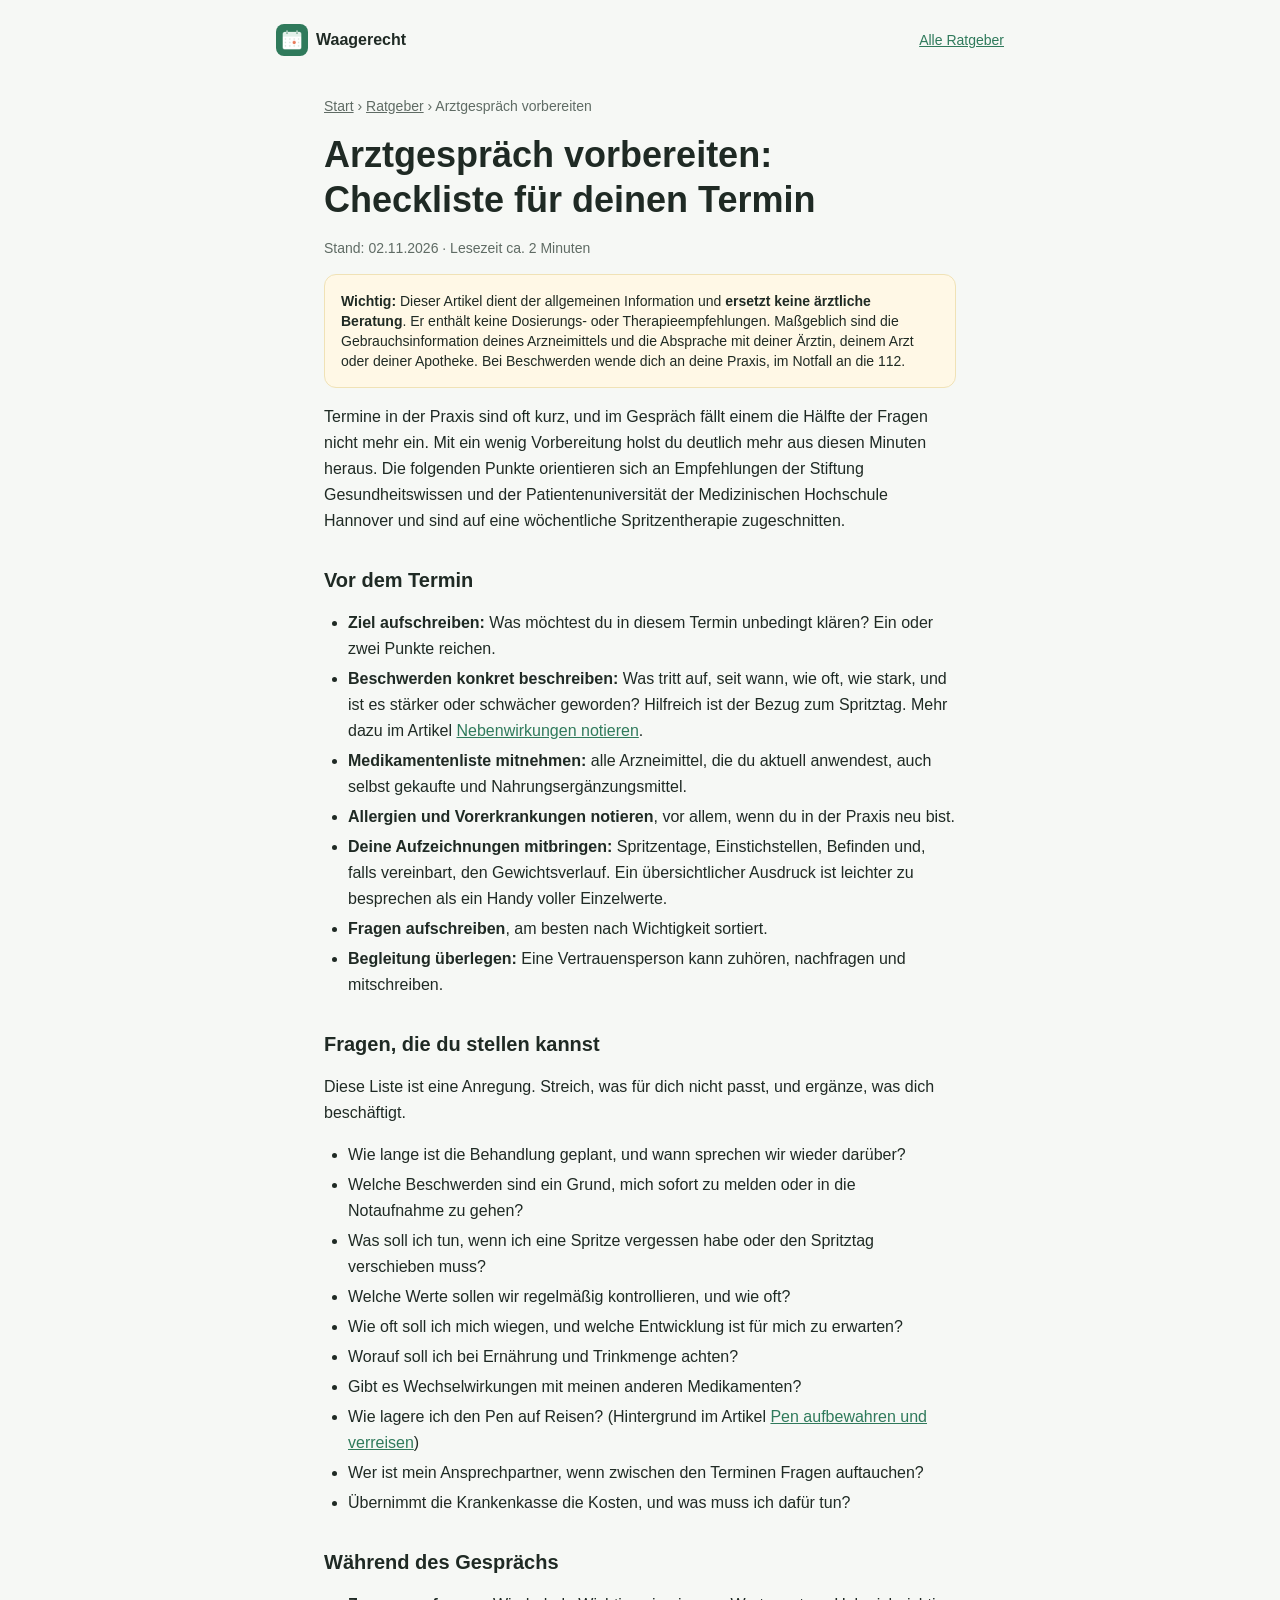
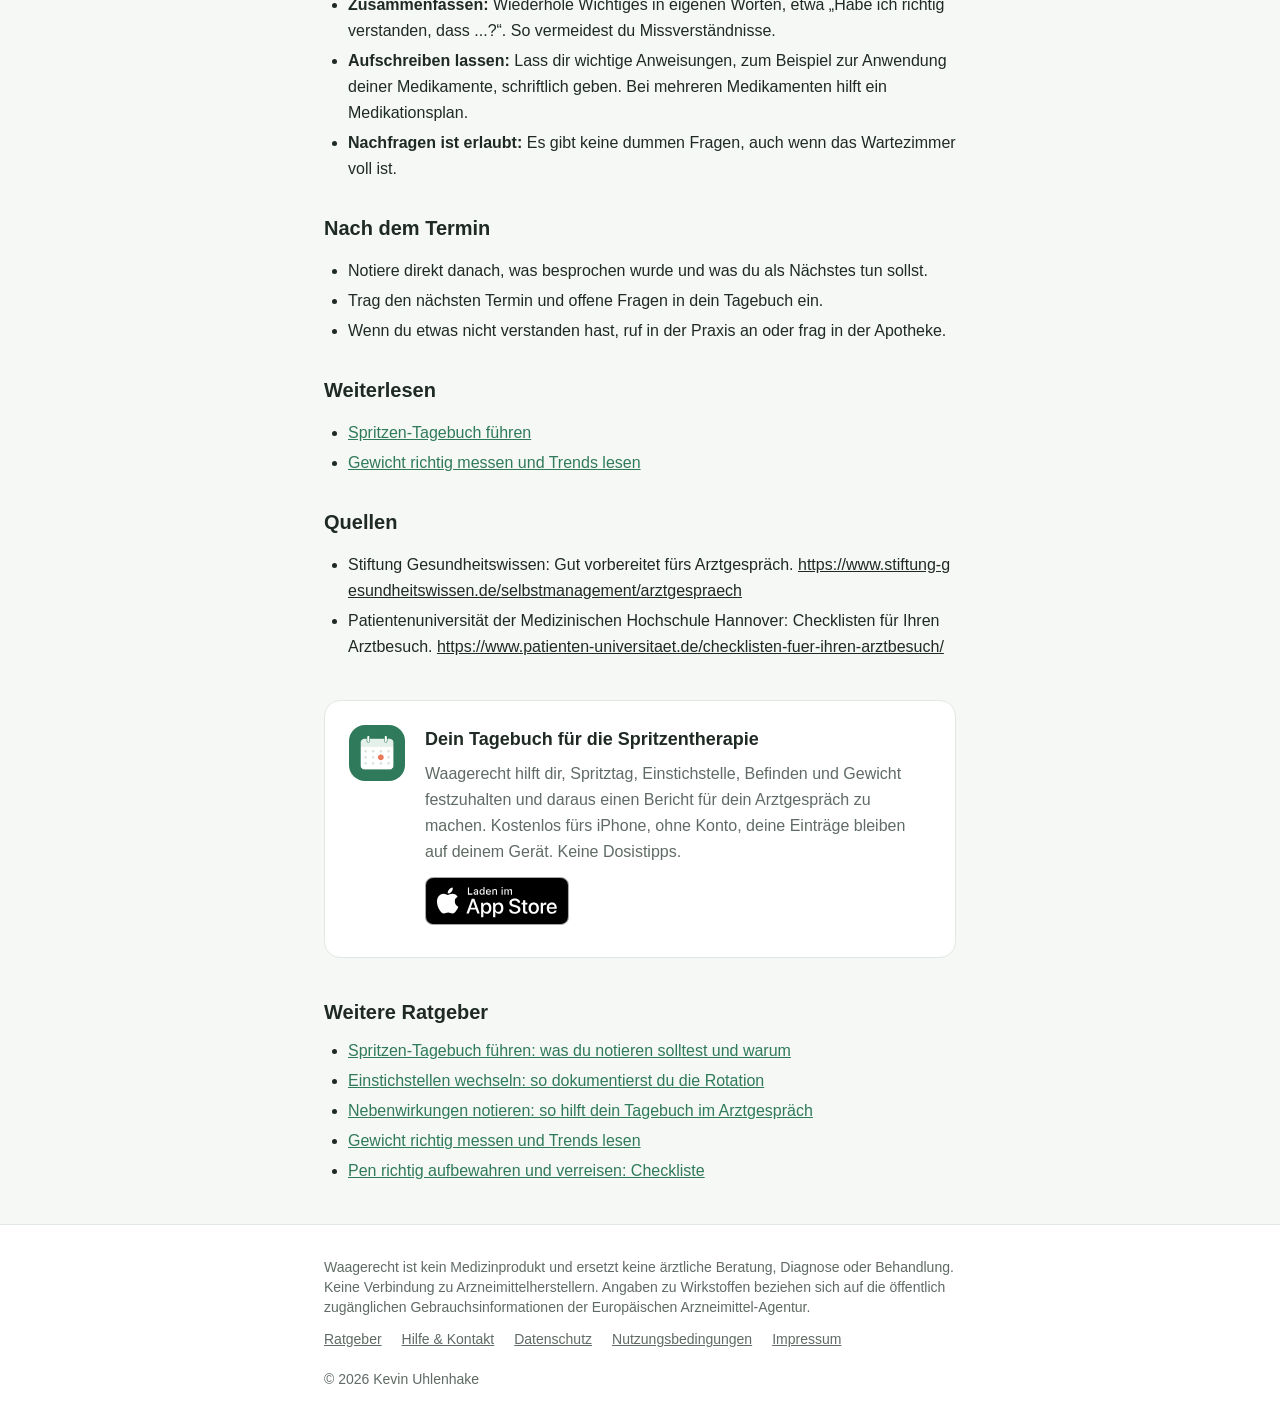
<file: ratgeber/arztgespraech-vorbereiten.html>
<!DOCTYPE html>
<html lang="de"><head><meta charset="utf-8" /><meta name="viewport" content="width=device-width, initial-scale=1" /><title>Arztgespräch vorbereiten: Checkliste für deinen Termin | Waagerecht Ratgeber</title><meta name="description" content="Eine Checkliste für den Arzttermin während einer GLP-1-Therapie: welche Unterlagen du mitnimmst, welche Fragen du stellen kannst und wie du nach dem Gespräch nichts vergisst." /><meta name="robots" content="index,follow" /><link rel="canonical" href="https://waagerecht-app.de/ratgeber/arztgespraech-vorbereiten" /><meta name="apple-itunes-app" content="app-id=6828947505" /><meta name="theme-color" content="#2F7A5B" /><link rel="icon" href="/assets/icon.png" /><link rel="apple-touch-icon" href="/assets/icon.png" /><meta property="og:type" content="article" /><meta property="og:site_name" content="Waagerecht" /><meta property="og:locale" content="de_DE" /><meta property="og:title" content="Arztgespräch vorbereiten: Checkliste für deinen Termin | Waagerecht Ratgeber" /><meta property="og:description" content="Eine Checkliste für den Arzttermin während einer GLP-1-Therapie: welche Unterlagen du mitnimmst, welche Fragen du stellen kannst und wie du nach dem Gespräch nichts vergisst." /><meta property="og:url" content="https://waagerecht-app.de/ratgeber/arztgespraech-vorbereiten" /><meta property="og:image" content="https://waagerecht-app.de/assets/og/arztgespraech-vorbereiten.png" /><meta property="og:image:width" content="1200" /><meta property="og:image:height" content="630" /><meta property="og:image:alt" content="Waagerecht, das Spritzen-Tagebuch fürs iPhone" /><meta name="twitter:card" content="summary_large_image" /><meta name="twitter:title" content="Arztgespräch vorbereiten: Checkliste für deinen Termin | Waagerecht Ratgeber" /><meta name="twitter:description" content="Eine Checkliste für den Arzttermin während einer GLP-1-Therapie: welche Unterlagen du mitnimmst, welche Fragen du stellen kannst und wie du nach dem Gespräch nichts vergisst." /><meta name="twitter:image" content="https://waagerecht-app.de/assets/og/arztgespraech-vorbereiten.png" /><link rel="stylesheet" href="/styles.css" /><script type="application/ld+json">{"@context": "https://schema.org", "@type": "Article", "headline": "Arztgespräch vorbereiten: Checkliste für deinen Termin", "description": "Eine Checkliste für den Arzttermin während einer GLP-1-Therapie: welche Unterlagen du mitnimmst, welche Fragen du stellen kannst und wie du nach dem Gespräch nichts vergisst.", "inLanguage": "de-DE", "datePublished": "2026-11-02", "dateModified": "2026-11-02", "mainEntityOfPage": "https://waagerecht-app.de/ratgeber/arztgespraech-vorbereiten", "image": "https://waagerecht-app.de/assets/og/arztgespraech-vorbereiten.png", "author": {"@type": "Organization", "name": "Waagerecht", "url": "https://waagerecht-app.de"}, "publisher": {"@type": "Organization", "name": "Waagerecht", "url": "https://waagerecht-app.de", "logo": {"@type": "ImageObject", "url": "https://waagerecht-app.de/assets/icon.png"}}}</script><script type="application/ld+json">{"@context": "https://schema.org", "@type": "BreadcrumbList", "itemListElement": [{"@type": "ListItem", "position": 1, "name": "Waagerecht", "item": "https://waagerecht-app.de/"}, {"@type": "ListItem", "position": 2, "name": "Ratgeber", "item": "https://waagerecht-app.de/ratgeber/"}, {"@type": "ListItem", "position": 3, "name": "Arztgespräch vorbereiten", "item": "https://waagerecht-app.de/ratgeber/arztgespraech-vorbereiten"}]}</script></head>
<body class="bg-[#F6F8F5] text-[#1F2A24] antialiased">
<header class="max-w-3xl mx-auto px-5 pt-6 flex items-center justify-between"><a href="/" class="flex items-center gap-2 font-bold"><img src="/assets/icon.png" alt="" width="32" height="32" class="w-8 h-8 rounded-lg" />Waagerecht</a><a href="/ratgeber/" class="text-sm underline text-[#2F7A5B]">Alle Ratgeber</a></header>
<main class="max-w-2xl mx-auto px-5 py-10 space-y-4 leading-relaxed">
  <nav aria-label="Brotkrumen" class="text-sm text-[#5F6B64]"><a class="underline" href="/">Start</a> › <a class="underline" href="/ratgeber/">Ratgeber</a> › <span>Arztgespräch vorbereiten</span></nav>
  <article class="space-y-4">
  <h1 class="text-3xl md:text-4xl font-extrabold leading-tight">Arztgespräch vorbereiten: Checkliste für deinen Termin</h1>
  <p class="text-sm text-[#5F6B64]">Stand: <time datetime="2026-11-02">02.11.2026</time> · Lesezeit ca. 2 Minuten</p>
  <div class="rounded-xl bg-[#FFF8E6] border border-[#F0E2B6] p-4 text-sm"><strong>Wichtig:</strong> Dieser Artikel dient der allgemeinen Information und <strong>ersetzt keine ärztliche Beratung</strong>. Er enthält keine Dosierungs- oder Therapieempfehlungen. Maßgeblich sind die Gebrauchsinformation deines Arzneimittels und die Absprache mit deiner Ärztin, deinem Arzt oder deiner Apotheke. Bei Beschwerden wende dich an deine Praxis, im Notfall an die 112.</div>
  <p>Termine in der Praxis sind oft kurz, und im Gespräch fällt einem die Hälfte der Fragen nicht mehr ein. Mit ein wenig Vorbereitung holst du deutlich mehr aus diesen Minuten heraus. Die folgenden Punkte orientieren sich an Empfehlungen der Stiftung Gesundheitswissen und der Patientenuniversität der Medizinischen Hochschule Hannover und sind auf eine wöchentliche Spritzentherapie zugeschnitten.</p>
  <h2 id="vor-dem-termin" class="font-bold text-xl mt-8">Vor dem Termin</h2>
  <ul class="list-disc pl-6 space-y-1"><li><strong>Ziel aufschreiben:</strong> Was möchtest du in diesem Termin unbedingt klären? Ein oder zwei Punkte reichen.</li><li><strong>Beschwerden konkret beschreiben:</strong> Was tritt auf, seit wann, wie oft, wie stark, und ist es stärker oder schwächer geworden? Hilfreich ist der Bezug zum Spritztag. Mehr dazu im Artikel <a class="underline text-[#2F7A5B]" href="/ratgeber/nebenwirkungen-notieren">Nebenwirkungen notieren</a>.</li><li><strong>Medikamentenliste mitnehmen:</strong> alle Arzneimittel, die du aktuell anwendest, auch selbst gekaufte und Nahrungsergänzungsmittel.</li><li><strong>Allergien und Vorerkrankungen notieren</strong>, vor allem, wenn du in der Praxis neu bist.</li><li><strong>Deine Aufzeichnungen mitbringen:</strong> Spritzentage, Einstichstellen, Befinden und, falls vereinbart, den Gewichtsverlauf. Ein übersichtlicher Ausdruck ist leichter zu besprechen als ein Handy voller Einzelwerte.</li><li><strong>Fragen aufschreiben</strong>, am besten nach Wichtigkeit sortiert.</li><li><strong>Begleitung überlegen:</strong> Eine Vertrauensperson kann zuhören, nachfragen und mitschreiben.</li></ul>
  <h2 id="fragen-die-du-stellen-kannst" class="font-bold text-xl mt-8">Fragen, die du stellen kannst</h2>
  <p>Diese Liste ist eine Anregung. Streich, was für dich nicht passt, und ergänze, was dich beschäftigt.</p>
  <ul class="list-disc pl-6 space-y-1"><li>Wie lange ist die Behandlung geplant, und wann sprechen wir wieder darüber?</li><li>Welche Beschwerden sind ein Grund, mich sofort zu melden oder in die Notaufnahme zu gehen?</li><li>Was soll ich tun, wenn ich eine Spritze vergessen habe oder den Spritztag verschieben muss?</li><li>Welche Werte sollen wir regelmäßig kontrollieren, und wie oft?</li><li>Wie oft soll ich mich wiegen, und welche Entwicklung ist für mich zu erwarten?</li><li>Worauf soll ich bei Ernährung und Trinkmenge achten?</li><li>Gibt es Wechselwirkungen mit meinen anderen Medikamenten?</li><li>Wie lagere ich den Pen auf Reisen? (Hintergrund im Artikel <a class="underline text-[#2F7A5B]" href="/ratgeber/pen-aufbewahren-reise-checkliste">Pen aufbewahren und verreisen</a>)</li><li>Wer ist mein Ansprechpartner, wenn zwischen den Terminen Fragen auftauchen?</li><li>Übernimmt die Krankenkasse die Kosten, und was muss ich dafür tun?</li></ul>
  <h2 id="während-des-gesprächs" class="font-bold text-xl mt-8">Während des Gesprächs</h2>
  <ul class="list-disc pl-6 space-y-1"><li><strong>Zusammenfassen:</strong> Wiederhole Wichtiges in eigenen Worten, etwa „Habe ich richtig verstanden, dass ...?“. So vermeidest du Missverständnisse.</li><li><strong>Aufschreiben lassen:</strong> Lass dir wichtige Anweisungen, zum Beispiel zur Anwendung deiner Medikamente, schriftlich geben. Bei mehreren Medikamenten hilft ein Medikationsplan.</li><li><strong>Nachfragen ist erlaubt:</strong> Es gibt keine dummen Fragen, auch wenn das Wartezimmer voll ist.</li></ul>
  <h2 id="nach-dem-termin" class="font-bold text-xl mt-8">Nach dem Termin</h2>
  <ul class="list-disc pl-6 space-y-1"><li>Notiere direkt danach, was besprochen wurde und was du als Nächstes tun sollst.</li><li>Trag den nächsten Termin und offene Fragen in dein Tagebuch ein.</li><li>Wenn du etwas nicht verstanden hast, ruf in der Praxis an oder frag in der Apotheke.</li></ul>
  <h2 id="weiterlesen" class="font-bold text-xl mt-8">Weiterlesen</h2>
  <ul class="list-disc pl-6 space-y-1"><li><a class="underline text-[#2F7A5B]" href="/ratgeber/spritzen-tagebuch-fuehren">Spritzen-Tagebuch führen</a></li><li><a class="underline text-[#2F7A5B]" href="/ratgeber/gewicht-richtig-messen">Gewicht richtig messen und Trends lesen</a></li></ul>
  <h2 id="quellen" class="font-bold text-xl mt-8">Quellen</h2>
  <ul class="list-disc pl-6 space-y-1"><li>Stiftung Gesundheitswissen: Gut vorbereitet fürs Arztgespräch. <a class="underline break-all" href="https://www.stiftung-gesundheitswissen.de/selbstmanagement/arztgespraech" rel="noopener">https://www.stiftung-gesundheitswissen.de/selbstmanagement/arztgespraech</a></li><li>Patientenuniversität der Medizinischen Hochschule Hannover: Checklisten für Ihren Arztbesuch. <a class="underline break-all" href="https://www.patienten-universitaet.de/checklisten-fuer-ihren-arztbesuch/" rel="noopener">https://www.patienten-universitaet.de/checklisten-fuer-ihren-arztbesuch/</a></li></ul>
  </article>
  <aside class="rounded-2xl bg-white border border-[#E1E7E2] p-6 mt-10 flex flex-col sm:flex-row gap-5 items-start"><img src="/assets/icon.png" alt="" width="56" height="56" class="w-14 h-14 rounded-2xl" /><div class="space-y-2"><p class="font-bold text-lg">Dein Tagebuch für die Spritzentherapie</p><p class="text-[#5F6B64]">Waagerecht hilft dir, Spritztag, Einstichstelle, Befinden und Gewicht festzuhalten und daraus einen Bericht für dein Arztgespräch zu machen. Kostenlos fürs iPhone, ohne Konto, deine Einträge bleiben auf deinem Gerät. Keine Dosistipps.</p><div class="pt-1"><a href="https://apps.apple.com/de/app/id6828947505" class="inline-block" aria-label="Waagerecht im App Store laden"><img src="/assets/app-store-badge-de.svg" width="150" height="50" alt="Laden im App Store" class="h-12 w-auto" /></a></div></div></aside>
  <section class="mt-10"><h2 class="font-bold text-xl">Weitere Ratgeber</h2><ul class="list-disc pl-6 space-y-1 mt-3"><li><a class="underline text-[#2F7A5B]" href="/ratgeber/spritzen-tagebuch-fuehren">Spritzen-Tagebuch führen: was du notieren solltest und warum</a></li><li><a class="underline text-[#2F7A5B]" href="/ratgeber/einstichstellen-wechseln">Einstichstellen wechseln: so dokumentierst du die Rotation</a></li><li><a class="underline text-[#2F7A5B]" href="/ratgeber/nebenwirkungen-notieren">Nebenwirkungen notieren: so hilft dein Tagebuch im Arztgespräch</a></li><li><a class="underline text-[#2F7A5B]" href="/ratgeber/gewicht-richtig-messen">Gewicht richtig messen und Trends lesen</a></li><li><a class="underline text-[#2F7A5B]" href="/ratgeber/pen-aufbewahren-reise-checkliste">Pen richtig aufbewahren und verreisen: Checkliste</a></li></ul></section>
</main>
<footer class="border-t border-[#E1E7E2] bg-white"><div class="max-w-2xl mx-auto px-5 py-8 text-sm text-[#5F6B64] space-y-3"><p>Waagerecht ist kein Medizinprodukt und ersetzt keine ärztliche Beratung, Diagnose oder Behandlung. Keine Verbindung zu Arzneimittelherstellern. Angaben zu Wirkstoffen beziehen sich auf die öffentlich zugänglichen Gebrauchsinformationen der Europäischen Arzneimittel-Agentur.</p><p class="flex flex-wrap gap-5"><a class="underline" href="/ratgeber/">Ratgeber</a><a class="underline" href="/support">Hilfe &amp; Kontakt</a><a class="underline" href="/datenschutz">Datenschutz</a><a class="underline" href="/nutzungsbedingungen">Nutzungsbedingungen</a><a class="underline" href="/impressum">Impressum</a><span>© 2026 Kevin Uhlenhake</span></p></div></footer>
</body></html>
</file>
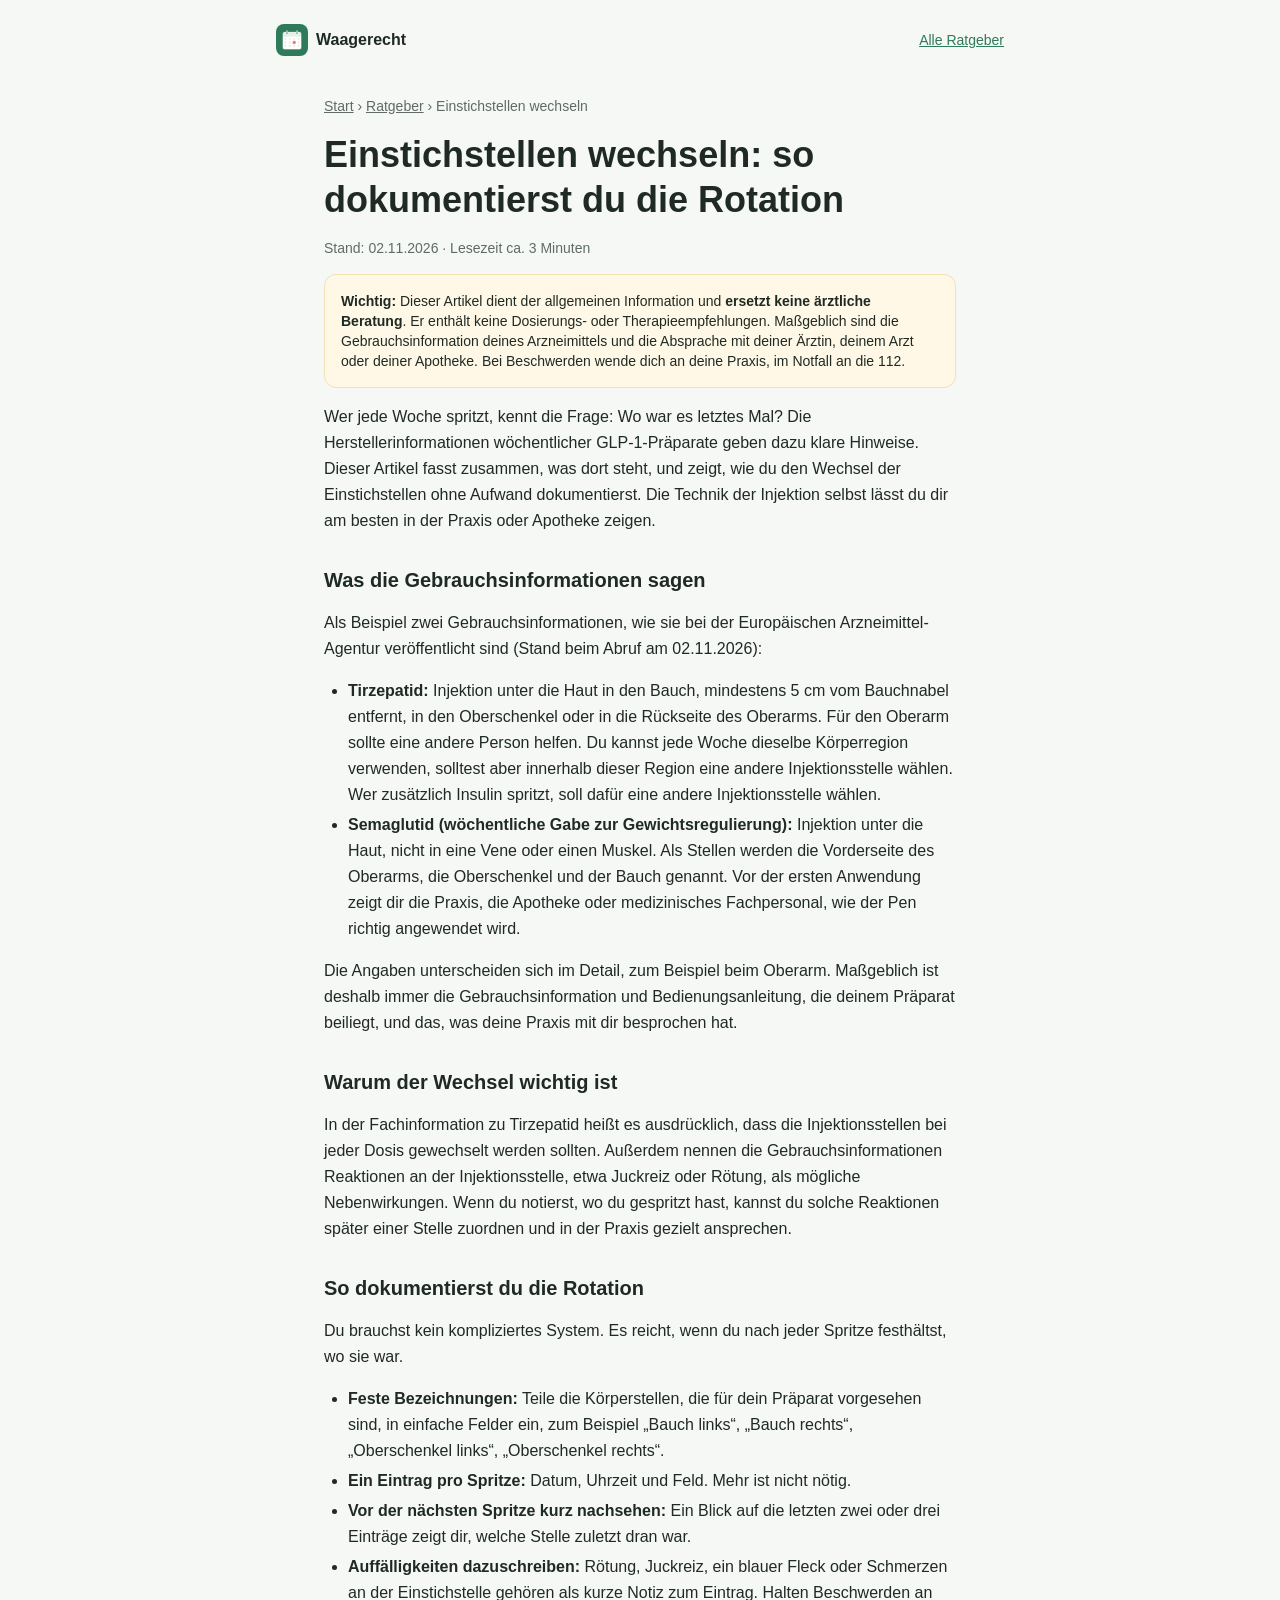
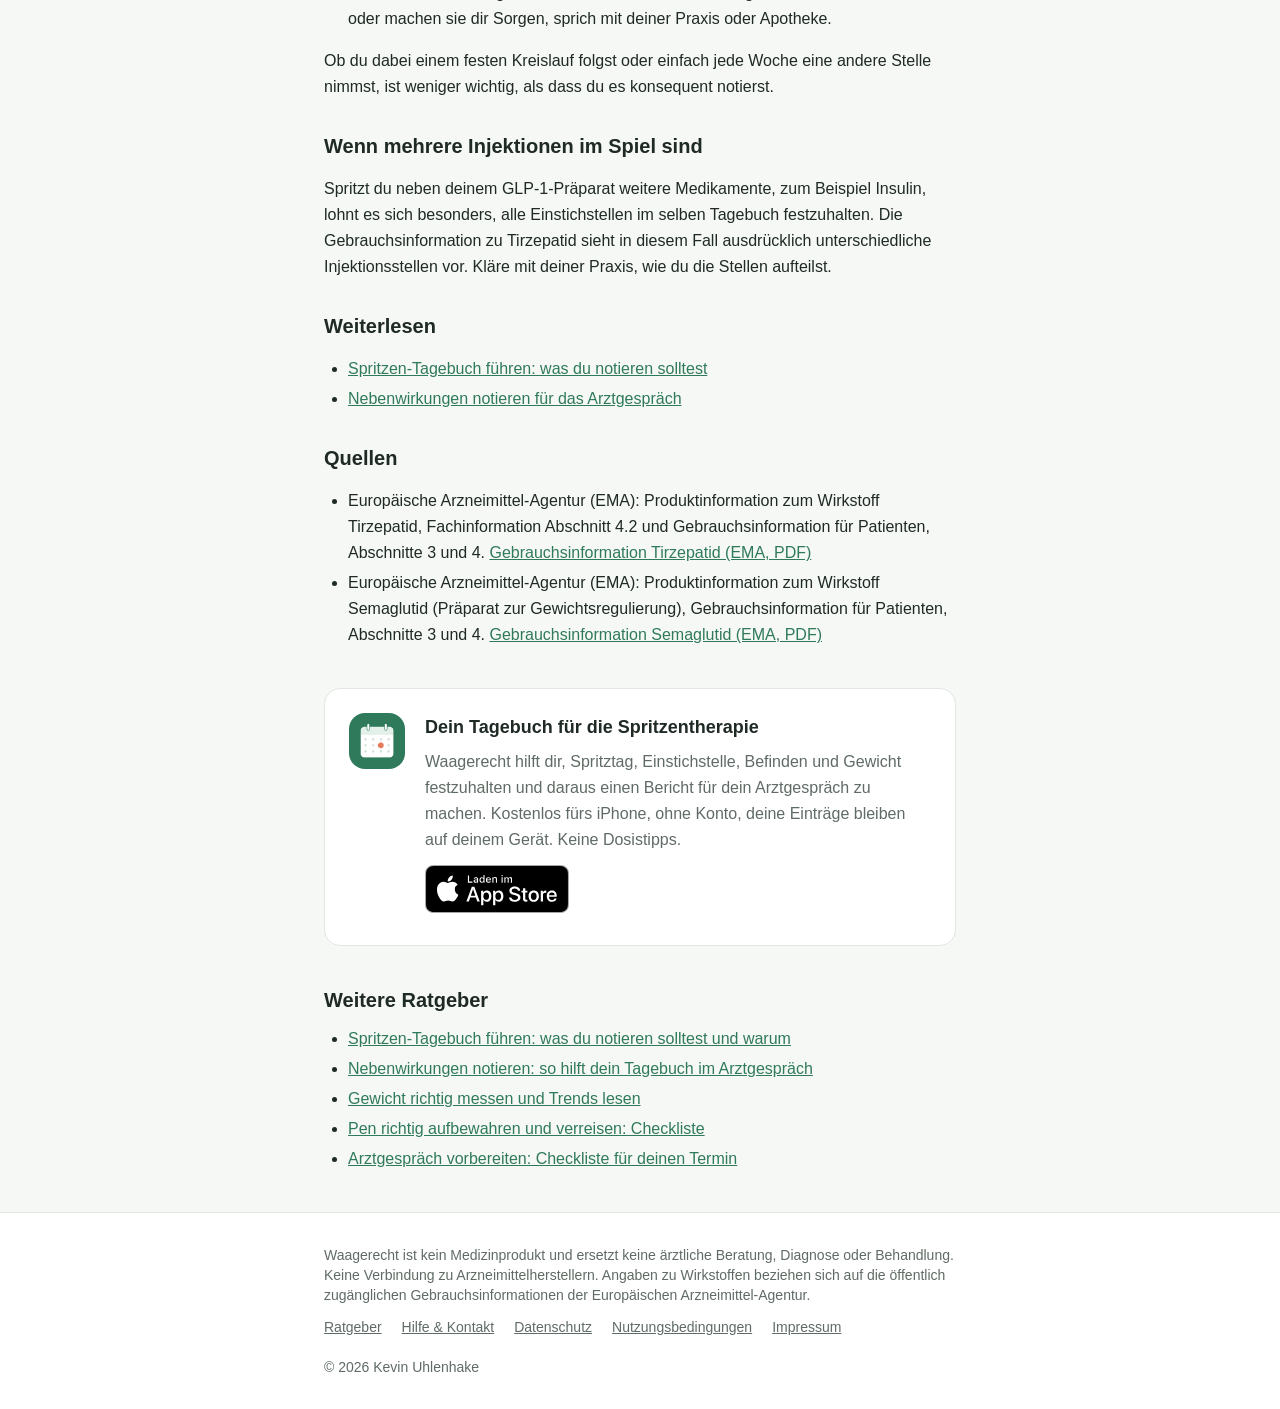
<file: ratgeber/einstichstellen-wechseln.html>
<!DOCTYPE html>
<html lang="de"><head><meta charset="utf-8" /><meta name="viewport" content="width=device-width, initial-scale=1" /><title>Einstichstellen wechseln: so dokumentierst du die Rotation | Waagerecht Ratgeber</title><meta name="description" content="Welche Körperstellen die Gebrauchsinformationen für wöchentliche GLP-1-Pens nennen, warum du die Einstichstelle wechseln sollst und wie du die Rotation einfach festhältst." /><meta name="robots" content="index,follow" /><link rel="canonical" href="https://waagerecht-app.de/ratgeber/einstichstellen-wechseln" /><meta name="apple-itunes-app" content="app-id=6828947505" /><meta name="theme-color" content="#2F7A5B" /><link rel="icon" href="/assets/icon.png" /><link rel="apple-touch-icon" href="/assets/icon.png" /><meta property="og:type" content="article" /><meta property="og:site_name" content="Waagerecht" /><meta property="og:locale" content="de_DE" /><meta property="og:title" content="Einstichstellen wechseln: so dokumentierst du die Rotation | Waagerecht Ratgeber" /><meta property="og:description" content="Welche Körperstellen die Gebrauchsinformationen für wöchentliche GLP-1-Pens nennen, warum du die Einstichstelle wechseln sollst und wie du die Rotation einfach festhältst." /><meta property="og:url" content="https://waagerecht-app.de/ratgeber/einstichstellen-wechseln" /><meta property="og:image" content="https://waagerecht-app.de/assets/og/einstichstellen-wechseln.png" /><meta property="og:image:width" content="1200" /><meta property="og:image:height" content="630" /><meta property="og:image:alt" content="Waagerecht, das Spritzen-Tagebuch fürs iPhone" /><meta name="twitter:card" content="summary_large_image" /><meta name="twitter:title" content="Einstichstellen wechseln: so dokumentierst du die Rotation | Waagerecht Ratgeber" /><meta name="twitter:description" content="Welche Körperstellen die Gebrauchsinformationen für wöchentliche GLP-1-Pens nennen, warum du die Einstichstelle wechseln sollst und wie du die Rotation einfach festhältst." /><meta name="twitter:image" content="https://waagerecht-app.de/assets/og/einstichstellen-wechseln.png" /><link rel="stylesheet" href="/styles.css" /><script type="application/ld+json">{"@context": "https://schema.org", "@type": "Article", "headline": "Einstichstellen wechseln: so dokumentierst du die Rotation", "description": "Welche Körperstellen die Gebrauchsinformationen für wöchentliche GLP-1-Pens nennen, warum du die Einstichstelle wechseln sollst und wie du die Rotation einfach festhältst.", "inLanguage": "de-DE", "datePublished": "2026-11-02", "dateModified": "2026-11-02", "mainEntityOfPage": "https://waagerecht-app.de/ratgeber/einstichstellen-wechseln", "image": "https://waagerecht-app.de/assets/og/einstichstellen-wechseln.png", "author": {"@type": "Organization", "name": "Waagerecht", "url": "https://waagerecht-app.de"}, "publisher": {"@type": "Organization", "name": "Waagerecht", "url": "https://waagerecht-app.de", "logo": {"@type": "ImageObject", "url": "https://waagerecht-app.de/assets/icon.png"}}}</script><script type="application/ld+json">{"@context": "https://schema.org", "@type": "BreadcrumbList", "itemListElement": [{"@type": "ListItem", "position": 1, "name": "Waagerecht", "item": "https://waagerecht-app.de/"}, {"@type": "ListItem", "position": 2, "name": "Ratgeber", "item": "https://waagerecht-app.de/ratgeber/"}, {"@type": "ListItem", "position": 3, "name": "Einstichstellen wechseln", "item": "https://waagerecht-app.de/ratgeber/einstichstellen-wechseln"}]}</script></head>
<body class="bg-[#F6F8F5] text-[#1F2A24] antialiased">
<header class="max-w-3xl mx-auto px-5 pt-6 flex items-center justify-between"><a href="/" class="flex items-center gap-2 font-bold"><img src="/assets/icon.png" alt="" width="32" height="32" class="w-8 h-8 rounded-lg" />Waagerecht</a><a href="/ratgeber/" class="text-sm underline text-[#2F7A5B]">Alle Ratgeber</a></header>
<main class="max-w-2xl mx-auto px-5 py-10 space-y-4 leading-relaxed">
  <nav aria-label="Brotkrumen" class="text-sm text-[#5F6B64]"><a class="underline" href="/">Start</a> › <a class="underline" href="/ratgeber/">Ratgeber</a> › <span>Einstichstellen wechseln</span></nav>
  <article class="space-y-4">
  <h1 class="text-3xl md:text-4xl font-extrabold leading-tight">Einstichstellen wechseln: so dokumentierst du die Rotation</h1>
  <p class="text-sm text-[#5F6B64]">Stand: <time datetime="2026-11-02">02.11.2026</time> · Lesezeit ca. 3 Minuten</p>
  <div class="rounded-xl bg-[#FFF8E6] border border-[#F0E2B6] p-4 text-sm"><strong>Wichtig:</strong> Dieser Artikel dient der allgemeinen Information und <strong>ersetzt keine ärztliche Beratung</strong>. Er enthält keine Dosierungs- oder Therapieempfehlungen. Maßgeblich sind die Gebrauchsinformation deines Arzneimittels und die Absprache mit deiner Ärztin, deinem Arzt oder deiner Apotheke. Bei Beschwerden wende dich an deine Praxis, im Notfall an die 112.</div>
  <p>Wer jede Woche spritzt, kennt die Frage: Wo war es letztes Mal? Die Herstellerinformationen wöchentlicher GLP-1-Präparate geben dazu klare Hinweise. Dieser Artikel fasst zusammen, was dort steht, und zeigt, wie du den Wechsel der Einstichstellen ohne Aufwand dokumentierst. Die Technik der Injektion selbst lässt du dir am besten in der Praxis oder Apotheke zeigen.</p>
  <h2 id="was-die-gebrauchsinformationen-sagen" class="font-bold text-xl mt-8">Was die Gebrauchsinformationen sagen</h2>
  <p>Als Beispiel zwei Gebrauchsinformationen, wie sie bei der Europäischen Arzneimittel-Agentur veröffentlicht sind (Stand beim Abruf am 02.11.2026):</p>
  <ul class="list-disc pl-6 space-y-1"><li><strong>Tirzepatid:</strong> Injektion unter die Haut in den Bauch, mindestens 5 cm vom Bauchnabel entfernt, in den Oberschenkel oder in die Rückseite des Oberarms. Für den Oberarm sollte eine andere Person helfen. Du kannst jede Woche dieselbe Körperregion verwenden, solltest aber innerhalb dieser Region eine andere Injektionsstelle wählen. Wer zusätzlich Insulin spritzt, soll dafür eine andere Injektionsstelle wählen.</li><li><strong>Semaglutid (wöchentliche Gabe zur Gewichtsregulierung):</strong> Injektion unter die Haut, nicht in eine Vene oder einen Muskel. Als Stellen werden die Vorderseite des Oberarms, die Oberschenkel und der Bauch genannt. Vor der ersten Anwendung zeigt dir die Praxis, die Apotheke oder medizinisches Fachpersonal, wie der Pen richtig angewendet wird.</li></ul>
  <p>Die Angaben unterscheiden sich im Detail, zum Beispiel beim Oberarm. Maßgeblich ist deshalb immer die Gebrauchsinformation und Bedienungsanleitung, die deinem Präparat beiliegt, und das, was deine Praxis mit dir besprochen hat.</p>
  <h2 id="warum-der-wechsel-wichtig-ist" class="font-bold text-xl mt-8">Warum der Wechsel wichtig ist</h2>
  <p>In der Fachinformation zu Tirzepatid heißt es ausdrücklich, dass die Injektionsstellen bei jeder Dosis gewechselt werden sollten. Außerdem nennen die Gebrauchsinformationen Reaktionen an der Injektionsstelle, etwa Juckreiz oder Rötung, als mögliche Nebenwirkungen. Wenn du notierst, wo du gespritzt hast, kannst du solche Reaktionen später einer Stelle zuordnen und in der Praxis gezielt ansprechen.</p>
  <h2 id="so-dokumentierst-du-die-rotation" class="font-bold text-xl mt-8">So dokumentierst du die Rotation</h2>
  <p>Du brauchst kein kompliziertes System. Es reicht, wenn du nach jeder Spritze festhältst, wo sie war.</p>
  <ul class="list-disc pl-6 space-y-1"><li><strong>Feste Bezeichnungen:</strong> Teile die Körperstellen, die für dein Präparat vorgesehen sind, in einfache Felder ein, zum Beispiel „Bauch links“, „Bauch rechts“, „Oberschenkel links“, „Oberschenkel rechts“.</li><li><strong>Ein Eintrag pro Spritze:</strong> Datum, Uhrzeit und Feld. Mehr ist nicht nötig.</li><li><strong>Vor der nächsten Spritze kurz nachsehen:</strong> Ein Blick auf die letzten zwei oder drei Einträge zeigt dir, welche Stelle zuletzt dran war.</li><li><strong>Auffälligkeiten dazuschreiben:</strong> Rötung, Juckreiz, ein blauer Fleck oder Schmerzen an der Einstichstelle gehören als kurze Notiz zum Eintrag. Halten Beschwerden an oder machen sie dir Sorgen, sprich mit deiner Praxis oder Apotheke.</li></ul>
  <p>Ob du dabei einem festen Kreislauf folgst oder einfach jede Woche eine andere Stelle nimmst, ist weniger wichtig, als dass du es konsequent notierst.</p>
  <h2 id="wenn-mehrere-injektionen-im-spiel-sind" class="font-bold text-xl mt-8">Wenn mehrere Injektionen im Spiel sind</h2>
  <p>Spritzt du neben deinem GLP-1-Präparat weitere Medikamente, zum Beispiel Insulin, lohnt es sich besonders, alle Einstichstellen im selben Tagebuch festzuhalten. Die Gebrauchsinformation zu Tirzepatid sieht in diesem Fall ausdrücklich unterschiedliche Injektionsstellen vor. Kläre mit deiner Praxis, wie du die Stellen aufteilst.</p>
  <h2 id="weiterlesen" class="font-bold text-xl mt-8">Weiterlesen</h2>
  <ul class="list-disc pl-6 space-y-1"><li><a class="underline text-[#2F7A5B]" href="/ratgeber/spritzen-tagebuch-fuehren">Spritzen-Tagebuch führen: was du notieren solltest</a></li><li><a class="underline text-[#2F7A5B]" href="/ratgeber/nebenwirkungen-notieren">Nebenwirkungen notieren für das Arztgespräch</a></li></ul>
  <h2 id="quellen" class="font-bold text-xl mt-8">Quellen</h2>
  <ul class="list-disc pl-6 space-y-1"><li>Europäische Arzneimittel-Agentur (EMA): Produktinformation zum Wirkstoff Tirzepatid, Fachinformation Abschnitt 4.2 und Gebrauchsinformation für Patienten, Abschnitte 3 und 4. <a class="underline text-[#2F7A5B]" href="https://www.ema.europa.eu/de/documents/product-information/mounjaro-epar-product-information_de.pdf" rel="noopener">Gebrauchsinformation Tirzepatid (EMA, PDF)</a></li><li>Europäische Arzneimittel-Agentur (EMA): Produktinformation zum Wirkstoff Semaglutid (Präparat zur Gewichtsregulierung), Gebrauchsinformation für Patienten, Abschnitte 3 und 4. <a class="underline text-[#2F7A5B]" href="https://www.ema.europa.eu/de/documents/product-information/wegovy-epar-product-information_de.pdf" rel="noopener">Gebrauchsinformation Semaglutid (EMA, PDF)</a></li></ul>
  </article>
  <aside class="rounded-2xl bg-white border border-[#E1E7E2] p-6 mt-10 flex flex-col sm:flex-row gap-5 items-start"><img src="/assets/icon.png" alt="" width="56" height="56" class="w-14 h-14 rounded-2xl" /><div class="space-y-2"><p class="font-bold text-lg">Dein Tagebuch für die Spritzentherapie</p><p class="text-[#5F6B64]">Waagerecht hilft dir, Spritztag, Einstichstelle, Befinden und Gewicht festzuhalten und daraus einen Bericht für dein Arztgespräch zu machen. Kostenlos fürs iPhone, ohne Konto, deine Einträge bleiben auf deinem Gerät. Keine Dosistipps.</p><div class="pt-1"><a href="https://apps.apple.com/de/app/id6828947505" class="inline-block" aria-label="Waagerecht im App Store laden"><img src="/assets/app-store-badge-de.svg" width="150" height="50" alt="Laden im App Store" class="h-12 w-auto" /></a></div></div></aside>
  <section class="mt-10"><h2 class="font-bold text-xl">Weitere Ratgeber</h2><ul class="list-disc pl-6 space-y-1 mt-3"><li><a class="underline text-[#2F7A5B]" href="/ratgeber/spritzen-tagebuch-fuehren">Spritzen-Tagebuch führen: was du notieren solltest und warum</a></li><li><a class="underline text-[#2F7A5B]" href="/ratgeber/nebenwirkungen-notieren">Nebenwirkungen notieren: so hilft dein Tagebuch im Arztgespräch</a></li><li><a class="underline text-[#2F7A5B]" href="/ratgeber/gewicht-richtig-messen">Gewicht richtig messen und Trends lesen</a></li><li><a class="underline text-[#2F7A5B]" href="/ratgeber/pen-aufbewahren-reise-checkliste">Pen richtig aufbewahren und verreisen: Checkliste</a></li><li><a class="underline text-[#2F7A5B]" href="/ratgeber/arztgespraech-vorbereiten">Arztgespräch vorbereiten: Checkliste für deinen Termin</a></li></ul></section>
</main>
<footer class="border-t border-[#E1E7E2] bg-white"><div class="max-w-2xl mx-auto px-5 py-8 text-sm text-[#5F6B64] space-y-3"><p>Waagerecht ist kein Medizinprodukt und ersetzt keine ärztliche Beratung, Diagnose oder Behandlung. Keine Verbindung zu Arzneimittelherstellern. Angaben zu Wirkstoffen beziehen sich auf die öffentlich zugänglichen Gebrauchsinformationen der Europäischen Arzneimittel-Agentur.</p><p class="flex flex-wrap gap-5"><a class="underline" href="/ratgeber/">Ratgeber</a><a class="underline" href="/support">Hilfe &amp; Kontakt</a><a class="underline" href="/datenschutz">Datenschutz</a><a class="underline" href="/nutzungsbedingungen">Nutzungsbedingungen</a><a class="underline" href="/impressum">Impressum</a><span>© 2026 Kevin Uhlenhake</span></p></div></footer>
</body></html>
</file>
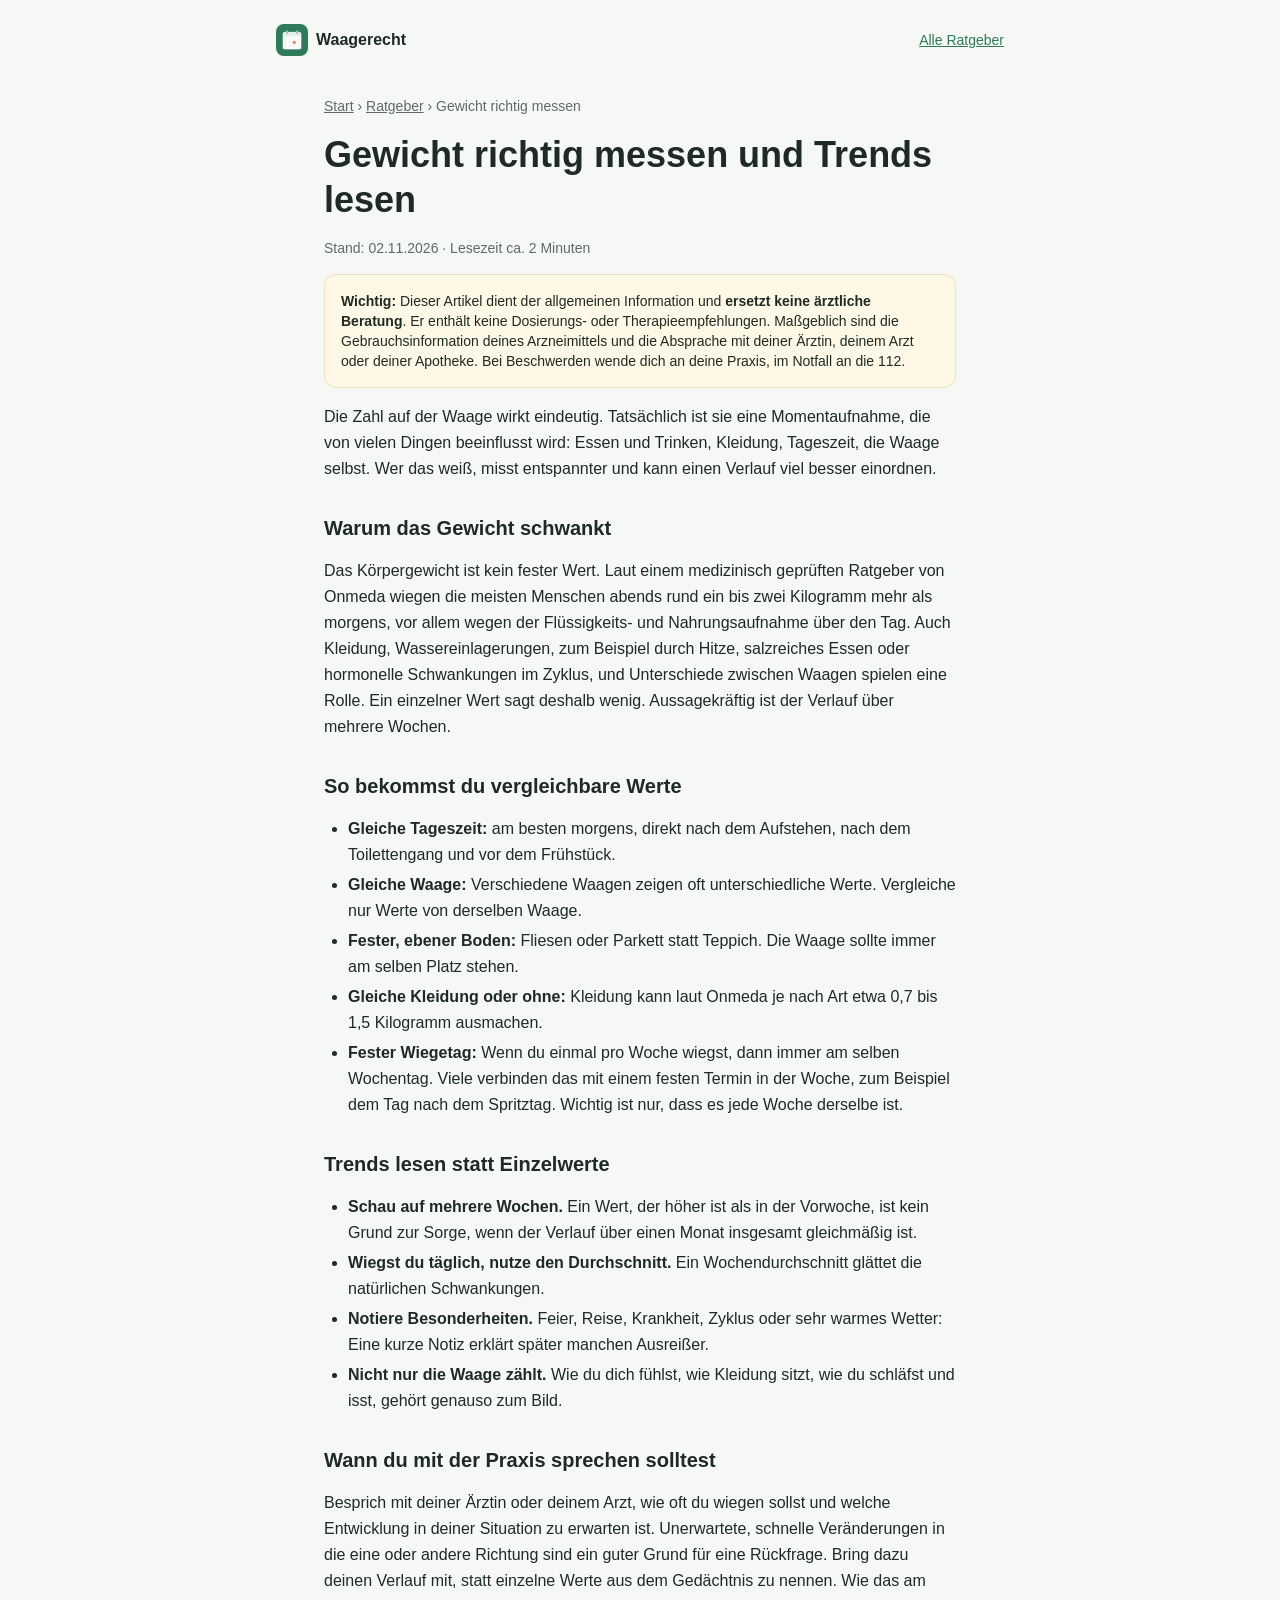
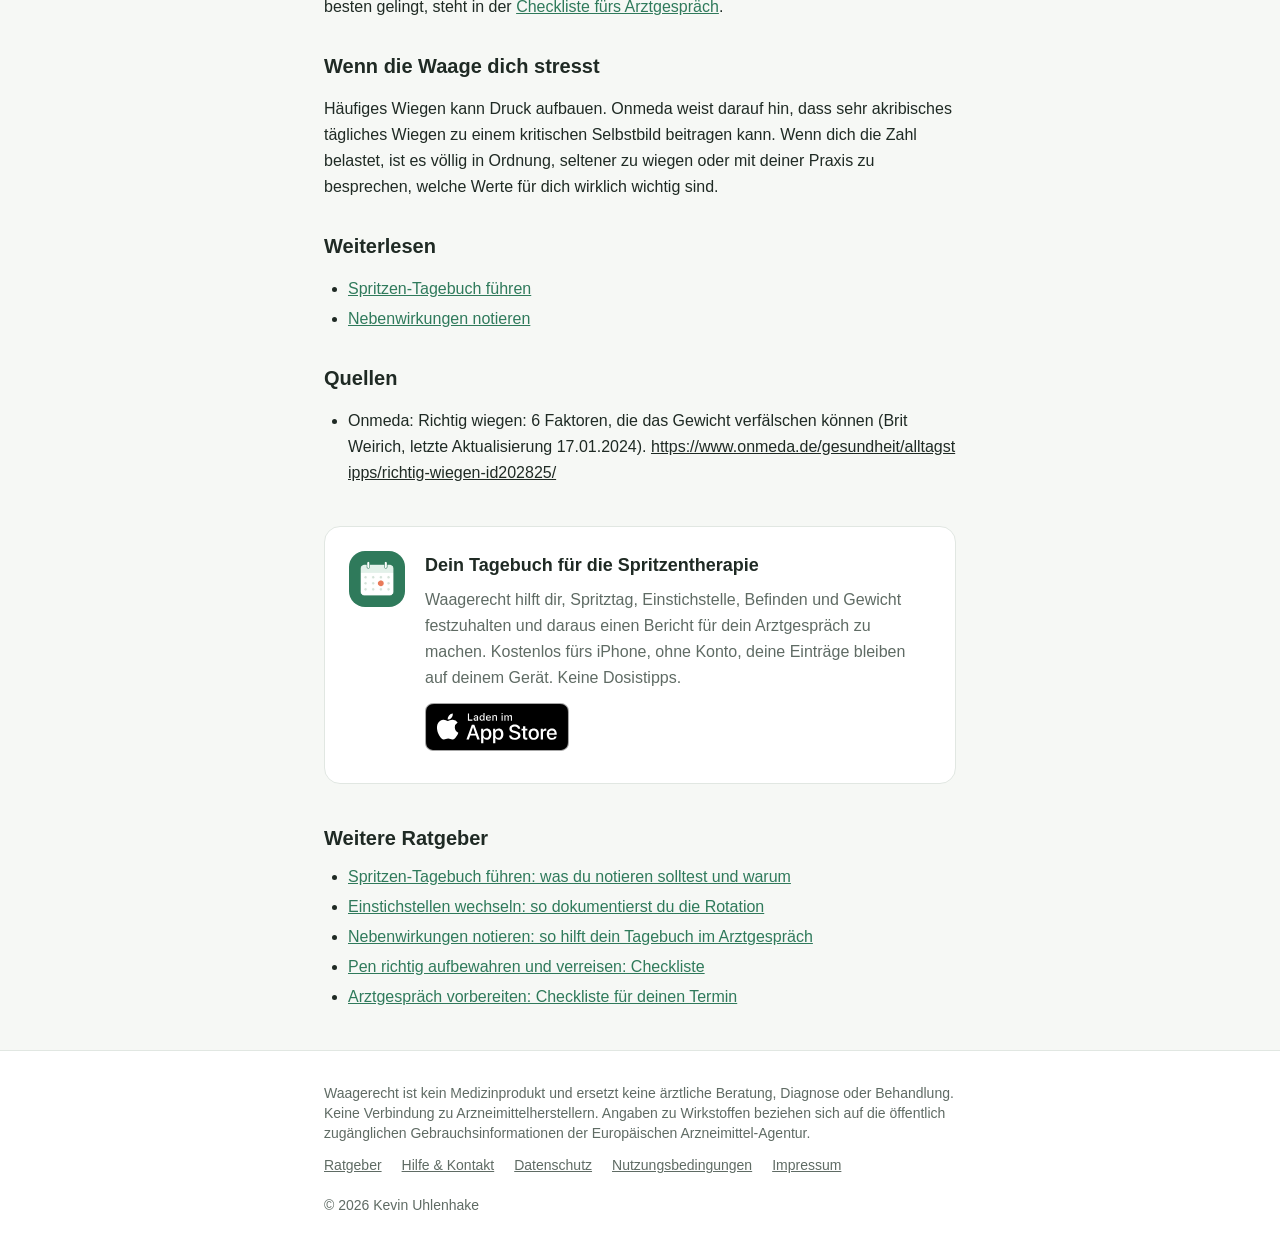
<file: ratgeber/gewicht-richtig-messen.html>
<!DOCTYPE html>
<html lang="de"><head><meta charset="utf-8" /><meta name="viewport" content="width=device-width, initial-scale=1" /><title>Gewicht richtig messen und Trends lesen | Waagerecht Ratgeber</title><meta name="description" content="Warum dein Gewicht von Tag zu Tag schwankt, wie du vergleichbare Werte bekommst und wie du einen Verlauf liest, ohne dich von einzelnen Zahlen verunsichern zu lassen." /><meta name="robots" content="index,follow" /><link rel="canonical" href="https://waagerecht-app.de/ratgeber/gewicht-richtig-messen" /><meta name="apple-itunes-app" content="app-id=6828947505" /><meta name="theme-color" content="#2F7A5B" /><link rel="icon" href="/assets/icon.png" /><link rel="apple-touch-icon" href="/assets/icon.png" /><meta property="og:type" content="article" /><meta property="og:site_name" content="Waagerecht" /><meta property="og:locale" content="de_DE" /><meta property="og:title" content="Gewicht richtig messen und Trends lesen | Waagerecht Ratgeber" /><meta property="og:description" content="Warum dein Gewicht von Tag zu Tag schwankt, wie du vergleichbare Werte bekommst und wie du einen Verlauf liest, ohne dich von einzelnen Zahlen verunsichern zu lassen." /><meta property="og:url" content="https://waagerecht-app.de/ratgeber/gewicht-richtig-messen" /><meta property="og:image" content="https://waagerecht-app.de/assets/og/gewicht-richtig-messen.png" /><meta property="og:image:width" content="1200" /><meta property="og:image:height" content="630" /><meta property="og:image:alt" content="Waagerecht, das Spritzen-Tagebuch fürs iPhone" /><meta name="twitter:card" content="summary_large_image" /><meta name="twitter:title" content="Gewicht richtig messen und Trends lesen | Waagerecht Ratgeber" /><meta name="twitter:description" content="Warum dein Gewicht von Tag zu Tag schwankt, wie du vergleichbare Werte bekommst und wie du einen Verlauf liest, ohne dich von einzelnen Zahlen verunsichern zu lassen." /><meta name="twitter:image" content="https://waagerecht-app.de/assets/og/gewicht-richtig-messen.png" /><link rel="stylesheet" href="/styles.css" /><script type="application/ld+json">{"@context": "https://schema.org", "@type": "Article", "headline": "Gewicht richtig messen und Trends lesen", "description": "Warum dein Gewicht von Tag zu Tag schwankt, wie du vergleichbare Werte bekommst und wie du einen Verlauf liest, ohne dich von einzelnen Zahlen verunsichern zu lassen.", "inLanguage": "de-DE", "datePublished": "2026-11-02", "dateModified": "2026-11-02", "mainEntityOfPage": "https://waagerecht-app.de/ratgeber/gewicht-richtig-messen", "image": "https://waagerecht-app.de/assets/og/gewicht-richtig-messen.png", "author": {"@type": "Organization", "name": "Waagerecht", "url": "https://waagerecht-app.de"}, "publisher": {"@type": "Organization", "name": "Waagerecht", "url": "https://waagerecht-app.de", "logo": {"@type": "ImageObject", "url": "https://waagerecht-app.de/assets/icon.png"}}}</script><script type="application/ld+json">{"@context": "https://schema.org", "@type": "BreadcrumbList", "itemListElement": [{"@type": "ListItem", "position": 1, "name": "Waagerecht", "item": "https://waagerecht-app.de/"}, {"@type": "ListItem", "position": 2, "name": "Ratgeber", "item": "https://waagerecht-app.de/ratgeber/"}, {"@type": "ListItem", "position": 3, "name": "Gewicht richtig messen", "item": "https://waagerecht-app.de/ratgeber/gewicht-richtig-messen"}]}</script></head>
<body class="bg-[#F6F8F5] text-[#1F2A24] antialiased">
<header class="max-w-3xl mx-auto px-5 pt-6 flex items-center justify-between"><a href="/" class="flex items-center gap-2 font-bold"><img src="/assets/icon.png" alt="" width="32" height="32" class="w-8 h-8 rounded-lg" />Waagerecht</a><a href="/ratgeber/" class="text-sm underline text-[#2F7A5B]">Alle Ratgeber</a></header>
<main class="max-w-2xl mx-auto px-5 py-10 space-y-4 leading-relaxed">
  <nav aria-label="Brotkrumen" class="text-sm text-[#5F6B64]"><a class="underline" href="/">Start</a> › <a class="underline" href="/ratgeber/">Ratgeber</a> › <span>Gewicht richtig messen</span></nav>
  <article class="space-y-4">
  <h1 class="text-3xl md:text-4xl font-extrabold leading-tight">Gewicht richtig messen und Trends lesen</h1>
  <p class="text-sm text-[#5F6B64]">Stand: <time datetime="2026-11-02">02.11.2026</time> · Lesezeit ca. 2 Minuten</p>
  <div class="rounded-xl bg-[#FFF8E6] border border-[#F0E2B6] p-4 text-sm"><strong>Wichtig:</strong> Dieser Artikel dient der allgemeinen Information und <strong>ersetzt keine ärztliche Beratung</strong>. Er enthält keine Dosierungs- oder Therapieempfehlungen. Maßgeblich sind die Gebrauchsinformation deines Arzneimittels und die Absprache mit deiner Ärztin, deinem Arzt oder deiner Apotheke. Bei Beschwerden wende dich an deine Praxis, im Notfall an die 112.</div>
  <p>Die Zahl auf der Waage wirkt eindeutig. Tatsächlich ist sie eine Momentaufnahme, die von vielen Dingen beeinflusst wird: Essen und Trinken, Kleidung, Tageszeit, die Waage selbst. Wer das weiß, misst entspannter und kann einen Verlauf viel besser einordnen.</p>
  <h2 id="warum-das-gewicht-schwankt" class="font-bold text-xl mt-8">Warum das Gewicht schwankt</h2>
  <p>Das Körpergewicht ist kein fester Wert. Laut einem medizinisch geprüften Ratgeber von Onmeda wiegen die meisten Menschen abends rund ein bis zwei Kilogramm mehr als morgens, vor allem wegen der Flüssigkeits- und Nahrungsaufnahme über den Tag. Auch Kleidung, Wassereinlagerungen, zum Beispiel durch Hitze, salzreiches Essen oder hormonelle Schwankungen im Zyklus, und Unterschiede zwischen Waagen spielen eine Rolle. Ein einzelner Wert sagt deshalb wenig. Aussagekräftig ist der Verlauf über mehrere Wochen.</p>
  <h2 id="so-bekommst-du-vergleichbare-werte" class="font-bold text-xl mt-8">So bekommst du vergleichbare Werte</h2>
  <ul class="list-disc pl-6 space-y-1"><li><strong>Gleiche Tageszeit:</strong> am besten morgens, direkt nach dem Aufstehen, nach dem Toilettengang und vor dem Frühstück.</li><li><strong>Gleiche Waage:</strong> Verschiedene Waagen zeigen oft unterschiedliche Werte. Vergleiche nur Werte von derselben Waage.</li><li><strong>Fester, ebener Boden:</strong> Fliesen oder Parkett statt Teppich. Die Waage sollte immer am selben Platz stehen.</li><li><strong>Gleiche Kleidung oder ohne:</strong> Kleidung kann laut Onmeda je nach Art etwa 0,7 bis 1,5 Kilogramm ausmachen.</li><li><strong>Fester Wiegetag:</strong> Wenn du einmal pro Woche wiegst, dann immer am selben Wochentag. Viele verbinden das mit einem festen Termin in der Woche, zum Beispiel dem Tag nach dem Spritztag. Wichtig ist nur, dass es jede Woche derselbe ist.</li></ul>
  <h2 id="trends-lesen-statt-einzelwerte" class="font-bold text-xl mt-8">Trends lesen statt Einzelwerte</h2>
  <ul class="list-disc pl-6 space-y-1"><li><strong>Schau auf mehrere Wochen.</strong> Ein Wert, der höher ist als in der Vorwoche, ist kein Grund zur Sorge, wenn der Verlauf über einen Monat insgesamt gleichmäßig ist.</li><li><strong>Wiegst du täglich, nutze den Durchschnitt.</strong> Ein Wochendurchschnitt glättet die natürlichen Schwankungen.</li><li><strong>Notiere Besonderheiten.</strong> Feier, Reise, Krankheit, Zyklus oder sehr warmes Wetter: Eine kurze Notiz erklärt später manchen Ausreißer.</li><li><strong>Nicht nur die Waage zählt.</strong> Wie du dich fühlst, wie Kleidung sitzt, wie du schläfst und isst, gehört genauso zum Bild.</li></ul>
  <h2 id="wann-du-mit-der-praxis-sprechen-solltest" class="font-bold text-xl mt-8">Wann du mit der Praxis sprechen solltest</h2>
  <p>Besprich mit deiner Ärztin oder deinem Arzt, wie oft du wiegen sollst und welche Entwicklung in deiner Situation zu erwarten ist. Unerwartete, schnelle Veränderungen in die eine oder andere Richtung sind ein guter Grund für eine Rückfrage. Bring dazu deinen Verlauf mit, statt einzelne Werte aus dem Gedächtnis zu nennen. Wie das am besten gelingt, steht in der <a class="underline text-[#2F7A5B]" href="/ratgeber/arztgespraech-vorbereiten">Checkliste fürs Arztgespräch</a>.</p>
  <h2 id="wenn-die-waage-dich-stresst" class="font-bold text-xl mt-8">Wenn die Waage dich stresst</h2>
  <p>Häufiges Wiegen kann Druck aufbauen. Onmeda weist darauf hin, dass sehr akribisches tägliches Wiegen zu einem kritischen Selbstbild beitragen kann. Wenn dich die Zahl belastet, ist es völlig in Ordnung, seltener zu wiegen oder mit deiner Praxis zu besprechen, welche Werte für dich wirklich wichtig sind.</p>
  <h2 id="weiterlesen" class="font-bold text-xl mt-8">Weiterlesen</h2>
  <ul class="list-disc pl-6 space-y-1"><li><a class="underline text-[#2F7A5B]" href="/ratgeber/spritzen-tagebuch-fuehren">Spritzen-Tagebuch führen</a></li><li><a class="underline text-[#2F7A5B]" href="/ratgeber/nebenwirkungen-notieren">Nebenwirkungen notieren</a></li></ul>
  <h2 id="quellen" class="font-bold text-xl mt-8">Quellen</h2>
  <ul class="list-disc pl-6 space-y-1"><li>Onmeda: Richtig wiegen: 6 Faktoren, die das Gewicht verfälschen können (Brit Weirich, letzte Aktualisierung 17.01.2024). <a class="underline break-all" href="https://www.onmeda.de/gesundheit/alltagstipps/richtig-wiegen-id202825/" rel="noopener">https://www.onmeda.de/gesundheit/alltagstipps/richtig-wiegen-id202825/</a></li></ul>
  </article>
  <aside class="rounded-2xl bg-white border border-[#E1E7E2] p-6 mt-10 flex flex-col sm:flex-row gap-5 items-start"><img src="/assets/icon.png" alt="" width="56" height="56" class="w-14 h-14 rounded-2xl" /><div class="space-y-2"><p class="font-bold text-lg">Dein Tagebuch für die Spritzentherapie</p><p class="text-[#5F6B64]">Waagerecht hilft dir, Spritztag, Einstichstelle, Befinden und Gewicht festzuhalten und daraus einen Bericht für dein Arztgespräch zu machen. Kostenlos fürs iPhone, ohne Konto, deine Einträge bleiben auf deinem Gerät. Keine Dosistipps.</p><div class="pt-1"><a href="https://apps.apple.com/de/app/id6828947505" class="inline-block" aria-label="Waagerecht im App Store laden"><img src="/assets/app-store-badge-de.svg" width="150" height="50" alt="Laden im App Store" class="h-12 w-auto" /></a></div></div></aside>
  <section class="mt-10"><h2 class="font-bold text-xl">Weitere Ratgeber</h2><ul class="list-disc pl-6 space-y-1 mt-3"><li><a class="underline text-[#2F7A5B]" href="/ratgeber/spritzen-tagebuch-fuehren">Spritzen-Tagebuch führen: was du notieren solltest und warum</a></li><li><a class="underline text-[#2F7A5B]" href="/ratgeber/einstichstellen-wechseln">Einstichstellen wechseln: so dokumentierst du die Rotation</a></li><li><a class="underline text-[#2F7A5B]" href="/ratgeber/nebenwirkungen-notieren">Nebenwirkungen notieren: so hilft dein Tagebuch im Arztgespräch</a></li><li><a class="underline text-[#2F7A5B]" href="/ratgeber/pen-aufbewahren-reise-checkliste">Pen richtig aufbewahren und verreisen: Checkliste</a></li><li><a class="underline text-[#2F7A5B]" href="/ratgeber/arztgespraech-vorbereiten">Arztgespräch vorbereiten: Checkliste für deinen Termin</a></li></ul></section>
</main>
<footer class="border-t border-[#E1E7E2] bg-white"><div class="max-w-2xl mx-auto px-5 py-8 text-sm text-[#5F6B64] space-y-3"><p>Waagerecht ist kein Medizinprodukt und ersetzt keine ärztliche Beratung, Diagnose oder Behandlung. Keine Verbindung zu Arzneimittelherstellern. Angaben zu Wirkstoffen beziehen sich auf die öffentlich zugänglichen Gebrauchsinformationen der Europäischen Arzneimittel-Agentur.</p><p class="flex flex-wrap gap-5"><a class="underline" href="/ratgeber/">Ratgeber</a><a class="underline" href="/support">Hilfe &amp; Kontakt</a><a class="underline" href="/datenschutz">Datenschutz</a><a class="underline" href="/nutzungsbedingungen">Nutzungsbedingungen</a><a class="underline" href="/impressum">Impressum</a><span>© 2026 Kevin Uhlenhake</span></p></div></footer>
</body></html>
</file>
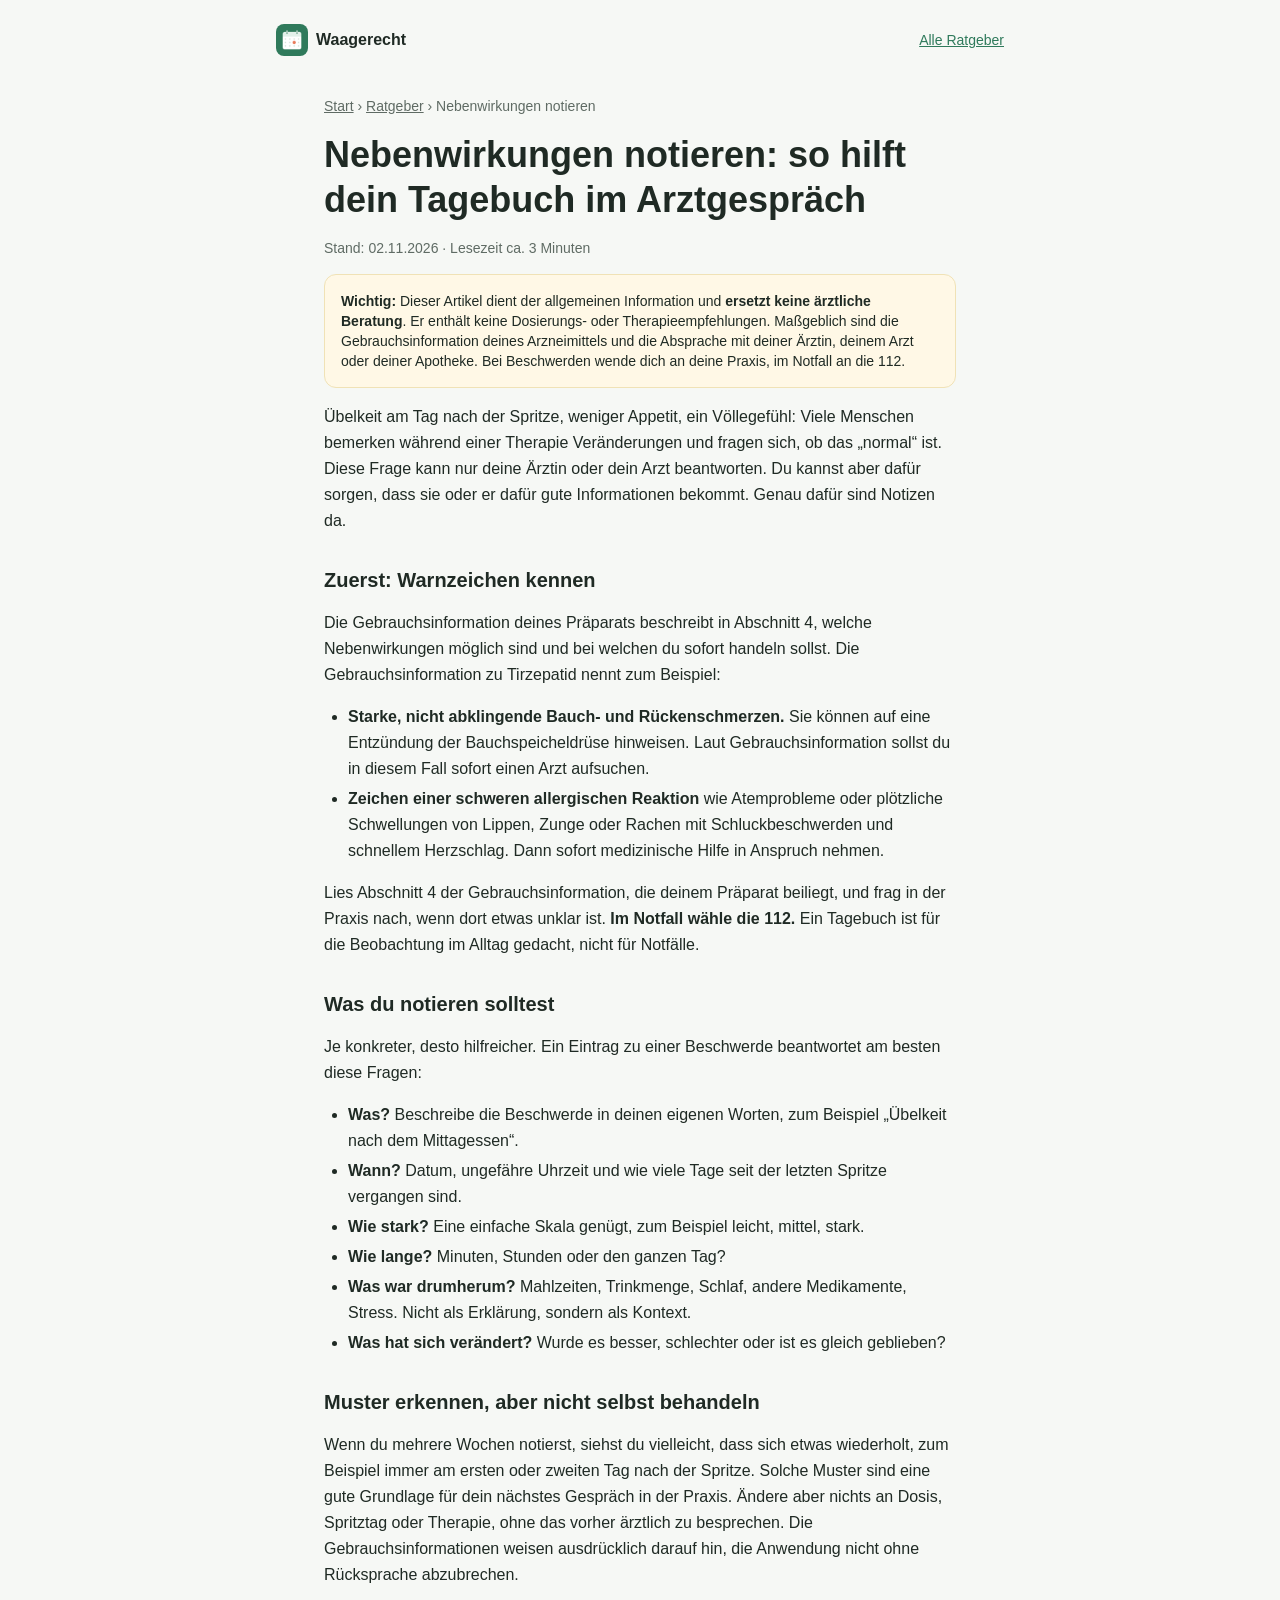
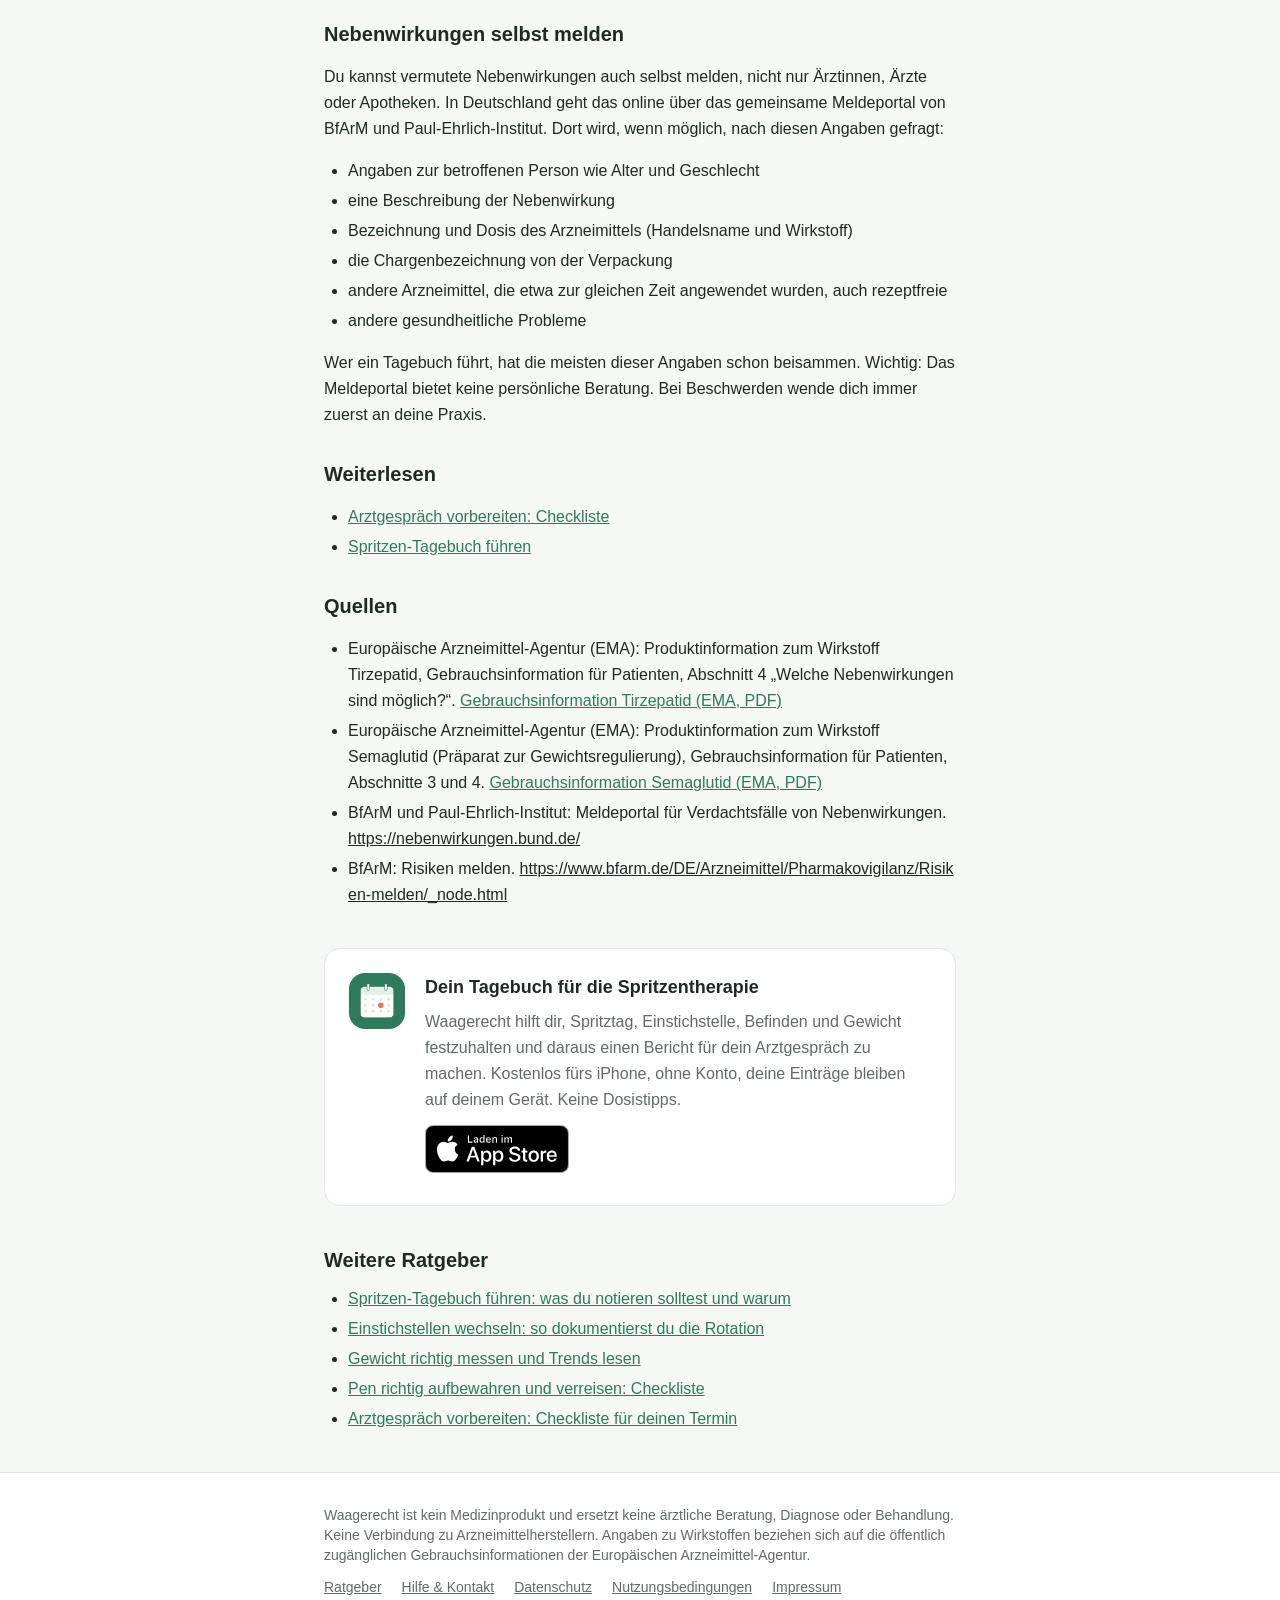
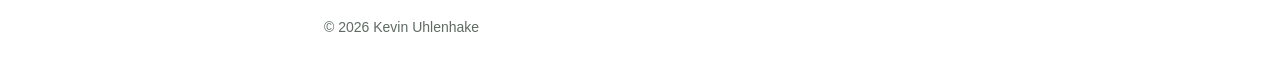
<file: ratgeber/nebenwirkungen-notieren.html>
<!DOCTYPE html>
<html lang="de"><head><meta charset="utf-8" /><meta name="viewport" content="width=device-width, initial-scale=1" /><title>Nebenwirkungen notieren: so hilft dein Tagebuch im Arztgespräch | Waagerecht Ratgeber</title><meta name="description" content="Wie du Beschwerden während einer GLP-1-Therapie sinnvoll festhältst, welche Warnzeichen laut Gebrauchsinformation sofort ärztliche Hilfe brauchen und wie du eine Nebenwirkung selbst meldest." /><meta name="robots" content="index,follow" /><link rel="canonical" href="https://waagerecht-app.de/ratgeber/nebenwirkungen-notieren" /><meta name="apple-itunes-app" content="app-id=6828947505" /><meta name="theme-color" content="#2F7A5B" /><link rel="icon" href="/assets/icon.png" /><link rel="apple-touch-icon" href="/assets/icon.png" /><meta property="og:type" content="article" /><meta property="og:site_name" content="Waagerecht" /><meta property="og:locale" content="de_DE" /><meta property="og:title" content="Nebenwirkungen notieren: so hilft dein Tagebuch im Arztgespräch | Waagerecht Ratgeber" /><meta property="og:description" content="Wie du Beschwerden während einer GLP-1-Therapie sinnvoll festhältst, welche Warnzeichen laut Gebrauchsinformation sofort ärztliche Hilfe brauchen und wie du eine Nebenwirkung selbst meldest." /><meta property="og:url" content="https://waagerecht-app.de/ratgeber/nebenwirkungen-notieren" /><meta property="og:image" content="https://waagerecht-app.de/assets/og/nebenwirkungen-notieren.png" /><meta property="og:image:width" content="1200" /><meta property="og:image:height" content="630" /><meta property="og:image:alt" content="Waagerecht, das Spritzen-Tagebuch fürs iPhone" /><meta name="twitter:card" content="summary_large_image" /><meta name="twitter:title" content="Nebenwirkungen notieren: so hilft dein Tagebuch im Arztgespräch | Waagerecht Ratgeber" /><meta name="twitter:description" content="Wie du Beschwerden während einer GLP-1-Therapie sinnvoll festhältst, welche Warnzeichen laut Gebrauchsinformation sofort ärztliche Hilfe brauchen und wie du eine Nebenwirkung selbst meldest." /><meta name="twitter:image" content="https://waagerecht-app.de/assets/og/nebenwirkungen-notieren.png" /><link rel="stylesheet" href="/styles.css" /><script type="application/ld+json">{"@context": "https://schema.org", "@type": "Article", "headline": "Nebenwirkungen notieren: so hilft dein Tagebuch im Arztgespräch", "description": "Wie du Beschwerden während einer GLP-1-Therapie sinnvoll festhältst, welche Warnzeichen laut Gebrauchsinformation sofort ärztliche Hilfe brauchen und wie du eine Nebenwirkung selbst meldest.", "inLanguage": "de-DE", "datePublished": "2026-11-02", "dateModified": "2026-11-02", "mainEntityOfPage": "https://waagerecht-app.de/ratgeber/nebenwirkungen-notieren", "image": "https://waagerecht-app.de/assets/og/nebenwirkungen-notieren.png", "author": {"@type": "Organization", "name": "Waagerecht", "url": "https://waagerecht-app.de"}, "publisher": {"@type": "Organization", "name": "Waagerecht", "url": "https://waagerecht-app.de", "logo": {"@type": "ImageObject", "url": "https://waagerecht-app.de/assets/icon.png"}}}</script><script type="application/ld+json">{"@context": "https://schema.org", "@type": "BreadcrumbList", "itemListElement": [{"@type": "ListItem", "position": 1, "name": "Waagerecht", "item": "https://waagerecht-app.de/"}, {"@type": "ListItem", "position": 2, "name": "Ratgeber", "item": "https://waagerecht-app.de/ratgeber/"}, {"@type": "ListItem", "position": 3, "name": "Nebenwirkungen notieren", "item": "https://waagerecht-app.de/ratgeber/nebenwirkungen-notieren"}]}</script></head>
<body class="bg-[#F6F8F5] text-[#1F2A24] antialiased">
<header class="max-w-3xl mx-auto px-5 pt-6 flex items-center justify-between"><a href="/" class="flex items-center gap-2 font-bold"><img src="/assets/icon.png" alt="" width="32" height="32" class="w-8 h-8 rounded-lg" />Waagerecht</a><a href="/ratgeber/" class="text-sm underline text-[#2F7A5B]">Alle Ratgeber</a></header>
<main class="max-w-2xl mx-auto px-5 py-10 space-y-4 leading-relaxed">
  <nav aria-label="Brotkrumen" class="text-sm text-[#5F6B64]"><a class="underline" href="/">Start</a> › <a class="underline" href="/ratgeber/">Ratgeber</a> › <span>Nebenwirkungen notieren</span></nav>
  <article class="space-y-4">
  <h1 class="text-3xl md:text-4xl font-extrabold leading-tight">Nebenwirkungen notieren: so hilft dein Tagebuch im Arztgespräch</h1>
  <p class="text-sm text-[#5F6B64]">Stand: <time datetime="2026-11-02">02.11.2026</time> · Lesezeit ca. 3 Minuten</p>
  <div class="rounded-xl bg-[#FFF8E6] border border-[#F0E2B6] p-4 text-sm"><strong>Wichtig:</strong> Dieser Artikel dient der allgemeinen Information und <strong>ersetzt keine ärztliche Beratung</strong>. Er enthält keine Dosierungs- oder Therapieempfehlungen. Maßgeblich sind die Gebrauchsinformation deines Arzneimittels und die Absprache mit deiner Ärztin, deinem Arzt oder deiner Apotheke. Bei Beschwerden wende dich an deine Praxis, im Notfall an die 112.</div>
  <p>Übelkeit am Tag nach der Spritze, weniger Appetit, ein Völlegefühl: Viele Menschen bemerken während einer Therapie Veränderungen und fragen sich, ob das „normal“ ist. Diese Frage kann nur deine Ärztin oder dein Arzt beantworten. Du kannst aber dafür sorgen, dass sie oder er dafür gute Informationen bekommt. Genau dafür sind Notizen da.</p>
  <h2 id="zuerst-warnzeichen-kennen" class="font-bold text-xl mt-8">Zuerst: Warnzeichen kennen</h2>
  <p>Die Gebrauchsinformation deines Präparats beschreibt in Abschnitt 4, welche Nebenwirkungen möglich sind und bei welchen du sofort handeln sollst. Die Gebrauchsinformation zu Tirzepatid nennt zum Beispiel:</p>
  <ul class="list-disc pl-6 space-y-1"><li><strong>Starke, nicht abklingende Bauch- und Rückenschmerzen.</strong> Sie können auf eine Entzündung der Bauchspeicheldrüse hinweisen. Laut Gebrauchsinformation sollst du in diesem Fall sofort einen Arzt aufsuchen.</li><li><strong>Zeichen einer schweren allergischen Reaktion</strong> wie Atemprobleme oder plötzliche Schwellungen von Lippen, Zunge oder Rachen mit Schluckbeschwerden und schnellem Herzschlag. Dann sofort medizinische Hilfe in Anspruch nehmen.</li></ul>
  <p>Lies Abschnitt 4 der Gebrauchsinformation, die deinem Präparat beiliegt, und frag in der Praxis nach, wenn dort etwas unklar ist. <strong>Im Notfall wähle die 112.</strong> Ein Tagebuch ist für die Beobachtung im Alltag gedacht, nicht für Notfälle.</p>
  <h2 id="was-du-notieren-solltest" class="font-bold text-xl mt-8">Was du notieren solltest</h2>
  <p>Je konkreter, desto hilfreicher. Ein Eintrag zu einer Beschwerde beantwortet am besten diese Fragen:</p>
  <ul class="list-disc pl-6 space-y-1"><li><strong>Was?</strong> Beschreibe die Beschwerde in deinen eigenen Worten, zum Beispiel „Übelkeit nach dem Mittagessen“.</li><li><strong>Wann?</strong> Datum, ungefähre Uhrzeit und wie viele Tage seit der letzten Spritze vergangen sind.</li><li><strong>Wie stark?</strong> Eine einfache Skala genügt, zum Beispiel leicht, mittel, stark.</li><li><strong>Wie lange?</strong> Minuten, Stunden oder den ganzen Tag?</li><li><strong>Was war drumherum?</strong> Mahlzeiten, Trinkmenge, Schlaf, andere Medikamente, Stress. Nicht als Erklärung, sondern als Kontext.</li><li><strong>Was hat sich verändert?</strong> Wurde es besser, schlechter oder ist es gleich geblieben?</li></ul>
  <h2 id="muster-erkennen-aber-nicht-selbst-behandeln" class="font-bold text-xl mt-8">Muster erkennen, aber nicht selbst behandeln</h2>
  <p>Wenn du mehrere Wochen notierst, siehst du vielleicht, dass sich etwas wiederholt, zum Beispiel immer am ersten oder zweiten Tag nach der Spritze. Solche Muster sind eine gute Grundlage für dein nächstes Gespräch in der Praxis. Ändere aber nichts an Dosis, Spritztag oder Therapie, ohne das vorher ärztlich zu besprechen. Die Gebrauchsinformationen weisen ausdrücklich darauf hin, die Anwendung nicht ohne Rücksprache abzubrechen.</p>
  <h2 id="nebenwirkungen-selbst-melden" class="font-bold text-xl mt-8">Nebenwirkungen selbst melden</h2>
  <p>Du kannst vermutete Nebenwirkungen auch selbst melden, nicht nur Ärztinnen, Ärzte oder Apotheken. In Deutschland geht das online über das gemeinsame Meldeportal von BfArM und Paul-Ehrlich-Institut. Dort wird, wenn möglich, nach diesen Angaben gefragt:</p>
  <ul class="list-disc pl-6 space-y-1"><li>Angaben zur betroffenen Person wie Alter und Geschlecht</li><li>eine Beschreibung der Nebenwirkung</li><li>Bezeichnung und Dosis des Arzneimittels (Handelsname und Wirkstoff)</li><li>die Chargenbezeichnung von der Verpackung</li><li>andere Arzneimittel, die etwa zur gleichen Zeit angewendet wurden, auch rezeptfreie</li><li>andere gesundheitliche Probleme</li></ul>
  <p>Wer ein Tagebuch führt, hat die meisten dieser Angaben schon beisammen. Wichtig: Das Meldeportal bietet keine persönliche Beratung. Bei Beschwerden wende dich immer zuerst an deine Praxis.</p>
  <h2 id="weiterlesen" class="font-bold text-xl mt-8">Weiterlesen</h2>
  <ul class="list-disc pl-6 space-y-1"><li><a class="underline text-[#2F7A5B]" href="/ratgeber/arztgespraech-vorbereiten">Arztgespräch vorbereiten: Checkliste</a></li><li><a class="underline text-[#2F7A5B]" href="/ratgeber/spritzen-tagebuch-fuehren">Spritzen-Tagebuch führen</a></li></ul>
  <h2 id="quellen" class="font-bold text-xl mt-8">Quellen</h2>
  <ul class="list-disc pl-6 space-y-1"><li>Europäische Arzneimittel-Agentur (EMA): Produktinformation zum Wirkstoff Tirzepatid, Gebrauchsinformation für Patienten, Abschnitt 4 „Welche Nebenwirkungen sind möglich?“. <a class="underline text-[#2F7A5B]" href="https://www.ema.europa.eu/de/documents/product-information/mounjaro-epar-product-information_de.pdf" rel="noopener">Gebrauchsinformation Tirzepatid (EMA, PDF)</a></li><li>Europäische Arzneimittel-Agentur (EMA): Produktinformation zum Wirkstoff Semaglutid (Präparat zur Gewichtsregulierung), Gebrauchsinformation für Patienten, Abschnitte 3 und 4. <a class="underline text-[#2F7A5B]" href="https://www.ema.europa.eu/de/documents/product-information/wegovy-epar-product-information_de.pdf" rel="noopener">Gebrauchsinformation Semaglutid (EMA, PDF)</a></li><li>BfArM und Paul-Ehrlich-Institut: Meldeportal für Verdachtsfälle von Nebenwirkungen. <a class="underline break-all" href="https://nebenwirkungen.bund.de/" rel="noopener">https://nebenwirkungen.bund.de/</a></li><li>BfArM: Risiken melden. <a class="underline break-all" href="https://www.bfarm.de/DE/Arzneimittel/Pharmakovigilanz/Risiken-melden/_node.html" rel="noopener">https://www.bfarm.de/DE/Arzneimittel/Pharmakovigilanz/Risiken-melden/_node.html</a></li></ul>
  </article>
  <aside class="rounded-2xl bg-white border border-[#E1E7E2] p-6 mt-10 flex flex-col sm:flex-row gap-5 items-start"><img src="/assets/icon.png" alt="" width="56" height="56" class="w-14 h-14 rounded-2xl" /><div class="space-y-2"><p class="font-bold text-lg">Dein Tagebuch für die Spritzentherapie</p><p class="text-[#5F6B64]">Waagerecht hilft dir, Spritztag, Einstichstelle, Befinden und Gewicht festzuhalten und daraus einen Bericht für dein Arztgespräch zu machen. Kostenlos fürs iPhone, ohne Konto, deine Einträge bleiben auf deinem Gerät. Keine Dosistipps.</p><div class="pt-1"><a href="https://apps.apple.com/de/app/id6828947505" class="inline-block" aria-label="Waagerecht im App Store laden"><img src="/assets/app-store-badge-de.svg" width="150" height="50" alt="Laden im App Store" class="h-12 w-auto" /></a></div></div></aside>
  <section class="mt-10"><h2 class="font-bold text-xl">Weitere Ratgeber</h2><ul class="list-disc pl-6 space-y-1 mt-3"><li><a class="underline text-[#2F7A5B]" href="/ratgeber/spritzen-tagebuch-fuehren">Spritzen-Tagebuch führen: was du notieren solltest und warum</a></li><li><a class="underline text-[#2F7A5B]" href="/ratgeber/einstichstellen-wechseln">Einstichstellen wechseln: so dokumentierst du die Rotation</a></li><li><a class="underline text-[#2F7A5B]" href="/ratgeber/gewicht-richtig-messen">Gewicht richtig messen und Trends lesen</a></li><li><a class="underline text-[#2F7A5B]" href="/ratgeber/pen-aufbewahren-reise-checkliste">Pen richtig aufbewahren und verreisen: Checkliste</a></li><li><a class="underline text-[#2F7A5B]" href="/ratgeber/arztgespraech-vorbereiten">Arztgespräch vorbereiten: Checkliste für deinen Termin</a></li></ul></section>
</main>
<footer class="border-t border-[#E1E7E2] bg-white"><div class="max-w-2xl mx-auto px-5 py-8 text-sm text-[#5F6B64] space-y-3"><p>Waagerecht ist kein Medizinprodukt und ersetzt keine ärztliche Beratung, Diagnose oder Behandlung. Keine Verbindung zu Arzneimittelherstellern. Angaben zu Wirkstoffen beziehen sich auf die öffentlich zugänglichen Gebrauchsinformationen der Europäischen Arzneimittel-Agentur.</p><p class="flex flex-wrap gap-5"><a class="underline" href="/ratgeber/">Ratgeber</a><a class="underline" href="/support">Hilfe &amp; Kontakt</a><a class="underline" href="/datenschutz">Datenschutz</a><a class="underline" href="/nutzungsbedingungen">Nutzungsbedingungen</a><a class="underline" href="/impressum">Impressum</a><span>© 2026 Kevin Uhlenhake</span></p></div></footer>
</body></html>
</file>
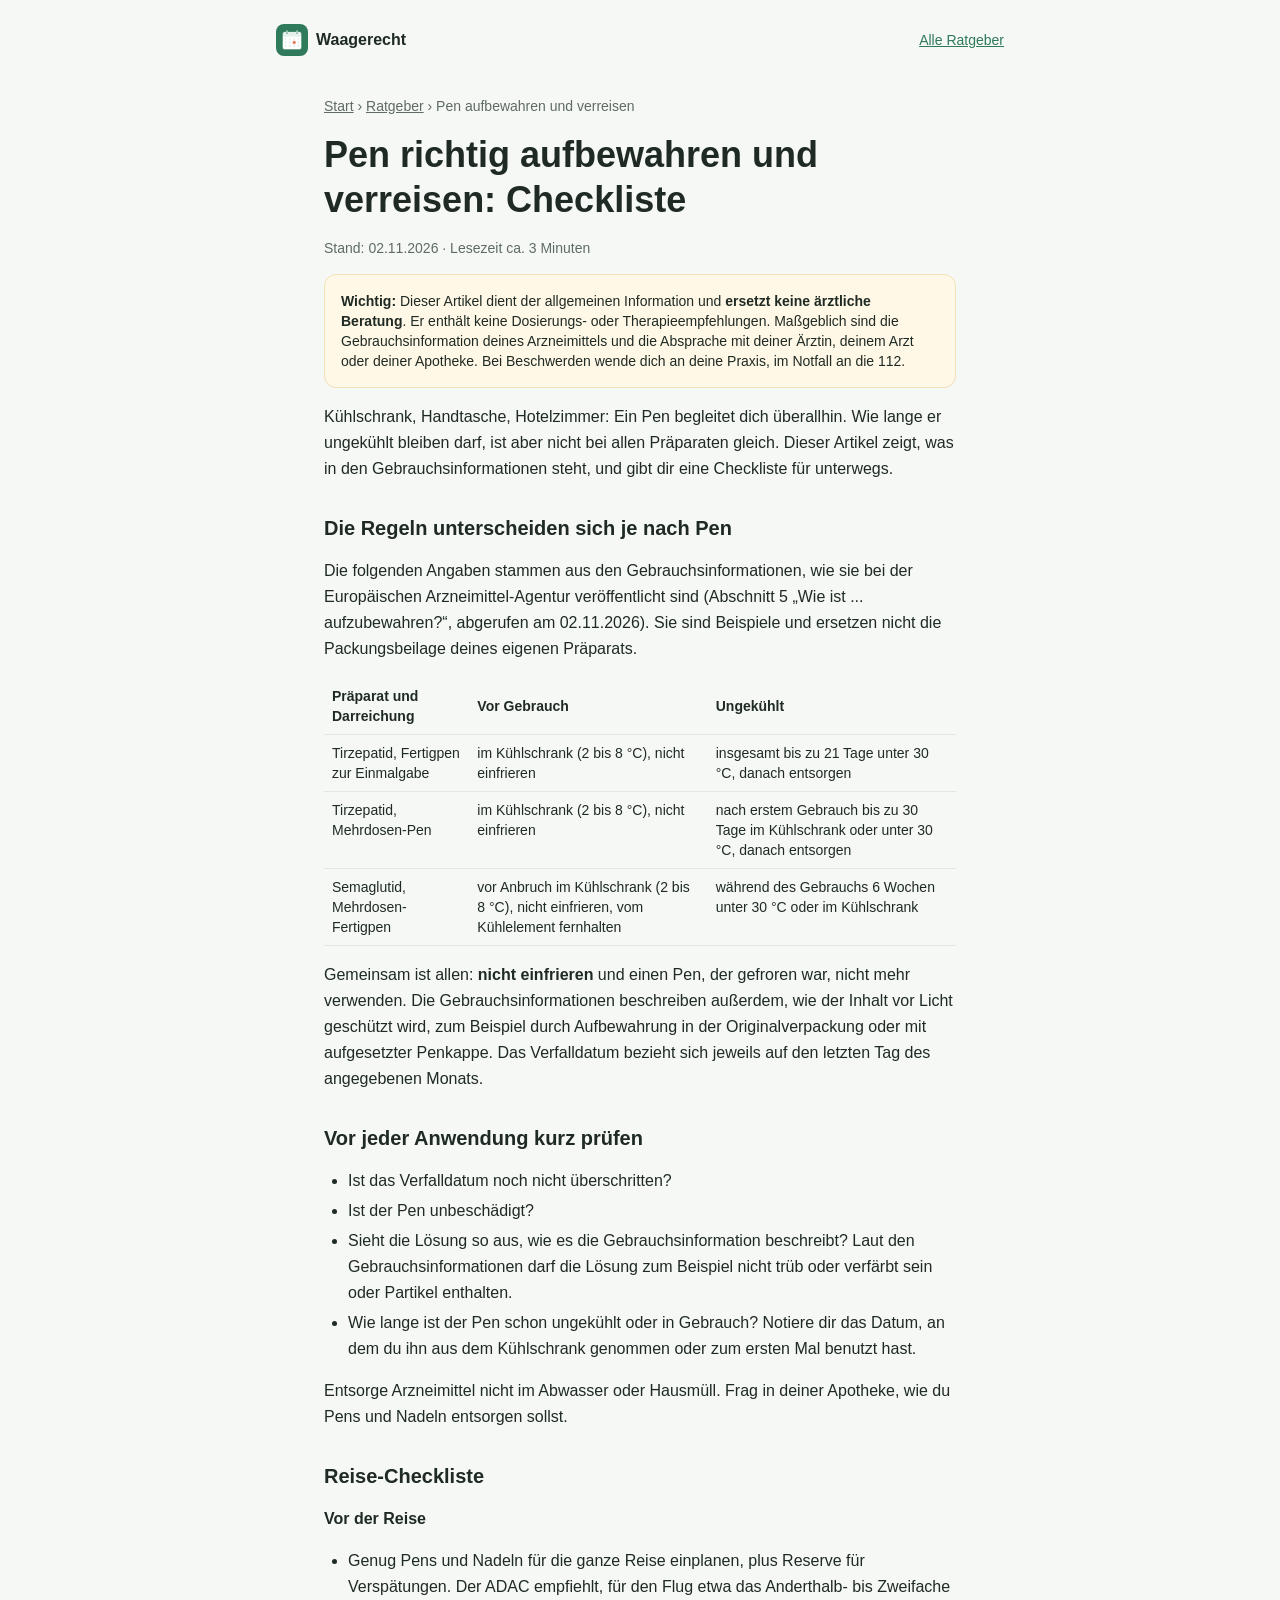
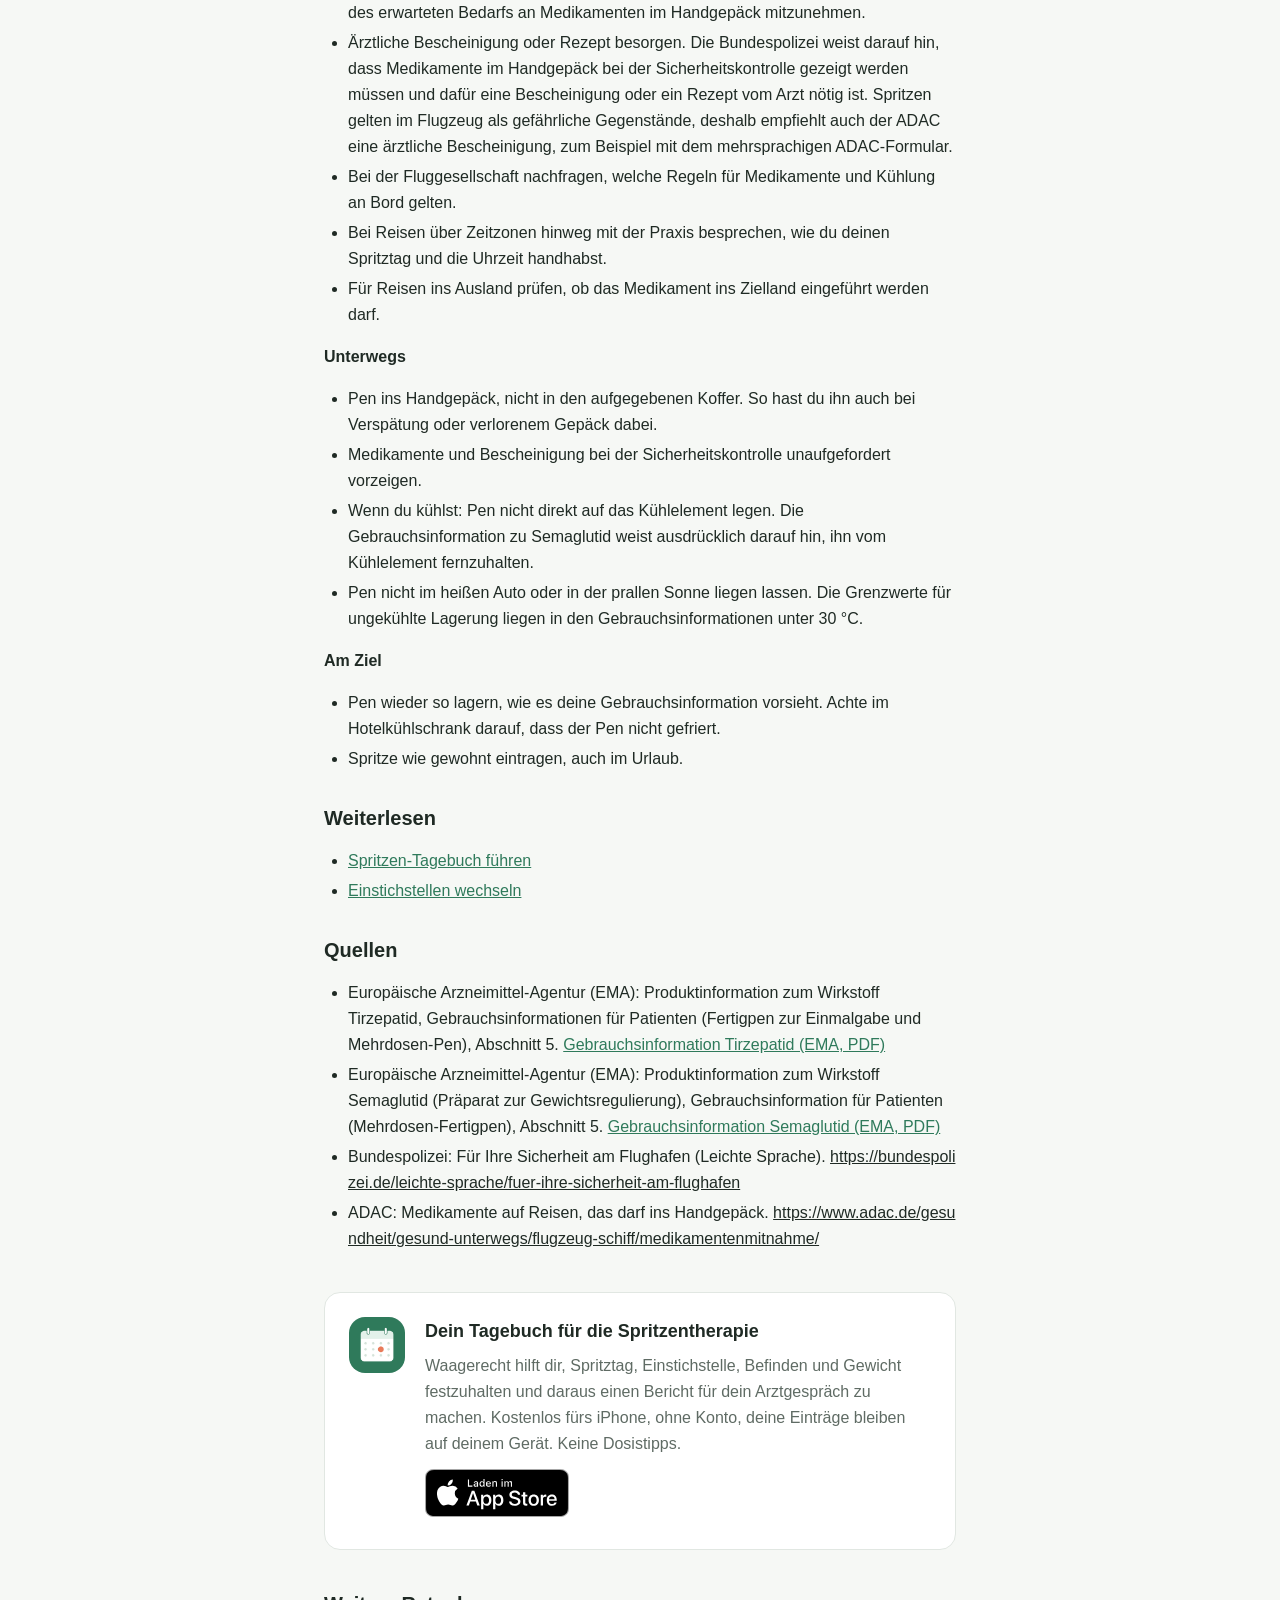
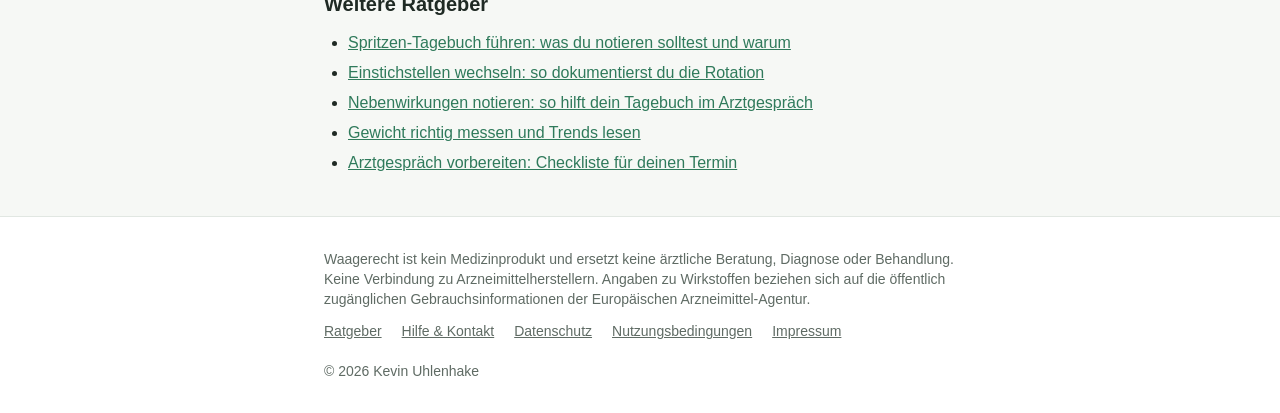
<file: ratgeber/pen-aufbewahren-reise-checkliste.html>
<!DOCTYPE html>
<html lang="de"><head><meta charset="utf-8" /><meta name="viewport" content="width=device-width, initial-scale=1" /><title>Pen richtig aufbewahren und verreisen: Checkliste | Waagerecht Ratgeber</title><meta name="description" content="Was die Gebrauchsinformationen zur Lagerung von GLP-1-Pens sagen, warum die Regeln je nach Pen unterschiedlich sind und eine Checkliste für Reisen mit Pen im Handgepäck." /><meta name="robots" content="index,follow" /><link rel="canonical" href="https://waagerecht-app.de/ratgeber/pen-aufbewahren-reise-checkliste" /><meta name="apple-itunes-app" content="app-id=6828947505" /><meta name="theme-color" content="#2F7A5B" /><link rel="icon" href="/assets/icon.png" /><link rel="apple-touch-icon" href="/assets/icon.png" /><meta property="og:type" content="article" /><meta property="og:site_name" content="Waagerecht" /><meta property="og:locale" content="de_DE" /><meta property="og:title" content="Pen richtig aufbewahren und verreisen: Checkliste | Waagerecht Ratgeber" /><meta property="og:description" content="Was die Gebrauchsinformationen zur Lagerung von GLP-1-Pens sagen, warum die Regeln je nach Pen unterschiedlich sind und eine Checkliste für Reisen mit Pen im Handgepäck." /><meta property="og:url" content="https://waagerecht-app.de/ratgeber/pen-aufbewahren-reise-checkliste" /><meta property="og:image" content="https://waagerecht-app.de/assets/og/pen-aufbewahren-reise-checkliste.png" /><meta property="og:image:width" content="1200" /><meta property="og:image:height" content="630" /><meta property="og:image:alt" content="Waagerecht, das Spritzen-Tagebuch fürs iPhone" /><meta name="twitter:card" content="summary_large_image" /><meta name="twitter:title" content="Pen richtig aufbewahren und verreisen: Checkliste | Waagerecht Ratgeber" /><meta name="twitter:description" content="Was die Gebrauchsinformationen zur Lagerung von GLP-1-Pens sagen, warum die Regeln je nach Pen unterschiedlich sind und eine Checkliste für Reisen mit Pen im Handgepäck." /><meta name="twitter:image" content="https://waagerecht-app.de/assets/og/pen-aufbewahren-reise-checkliste.png" /><link rel="stylesheet" href="/styles.css" /><script type="application/ld+json">{"@context": "https://schema.org", "@type": "Article", "headline": "Pen richtig aufbewahren und verreisen: Checkliste", "description": "Was die Gebrauchsinformationen zur Lagerung von GLP-1-Pens sagen, warum die Regeln je nach Pen unterschiedlich sind und eine Checkliste für Reisen mit Pen im Handgepäck.", "inLanguage": "de-DE", "datePublished": "2026-11-02", "dateModified": "2026-11-02", "mainEntityOfPage": "https://waagerecht-app.de/ratgeber/pen-aufbewahren-reise-checkliste", "image": "https://waagerecht-app.de/assets/og/pen-aufbewahren-reise-checkliste.png", "author": {"@type": "Organization", "name": "Waagerecht", "url": "https://waagerecht-app.de"}, "publisher": {"@type": "Organization", "name": "Waagerecht", "url": "https://waagerecht-app.de", "logo": {"@type": "ImageObject", "url": "https://waagerecht-app.de/assets/icon.png"}}}</script><script type="application/ld+json">{"@context": "https://schema.org", "@type": "BreadcrumbList", "itemListElement": [{"@type": "ListItem", "position": 1, "name": "Waagerecht", "item": "https://waagerecht-app.de/"}, {"@type": "ListItem", "position": 2, "name": "Ratgeber", "item": "https://waagerecht-app.de/ratgeber/"}, {"@type": "ListItem", "position": 3, "name": "Pen aufbewahren und verreisen", "item": "https://waagerecht-app.de/ratgeber/pen-aufbewahren-reise-checkliste"}]}</script></head>
<body class="bg-[#F6F8F5] text-[#1F2A24] antialiased">
<header class="max-w-3xl mx-auto px-5 pt-6 flex items-center justify-between"><a href="/" class="flex items-center gap-2 font-bold"><img src="/assets/icon.png" alt="" width="32" height="32" class="w-8 h-8 rounded-lg" />Waagerecht</a><a href="/ratgeber/" class="text-sm underline text-[#2F7A5B]">Alle Ratgeber</a></header>
<main class="max-w-2xl mx-auto px-5 py-10 space-y-4 leading-relaxed">
  <nav aria-label="Brotkrumen" class="text-sm text-[#5F6B64]"><a class="underline" href="/">Start</a> › <a class="underline" href="/ratgeber/">Ratgeber</a> › <span>Pen aufbewahren und verreisen</span></nav>
  <article class="space-y-4">
  <h1 class="text-3xl md:text-4xl font-extrabold leading-tight">Pen richtig aufbewahren und verreisen: Checkliste</h1>
  <p class="text-sm text-[#5F6B64]">Stand: <time datetime="2026-11-02">02.11.2026</time> · Lesezeit ca. 3 Minuten</p>
  <div class="rounded-xl bg-[#FFF8E6] border border-[#F0E2B6] p-4 text-sm"><strong>Wichtig:</strong> Dieser Artikel dient der allgemeinen Information und <strong>ersetzt keine ärztliche Beratung</strong>. Er enthält keine Dosierungs- oder Therapieempfehlungen. Maßgeblich sind die Gebrauchsinformation deines Arzneimittels und die Absprache mit deiner Ärztin, deinem Arzt oder deiner Apotheke. Bei Beschwerden wende dich an deine Praxis, im Notfall an die 112.</div>
  <p>Kühlschrank, Handtasche, Hotelzimmer: Ein Pen begleitet dich überallhin. Wie lange er ungekühlt bleiben darf, ist aber nicht bei allen Präparaten gleich. Dieser Artikel zeigt, was in den Gebrauchsinformationen steht, und gibt dir eine Checkliste für unterwegs.</p>
  <h2 id="die-regeln-unterscheiden-sich-je-nach-pen" class="font-bold text-xl mt-8">Die Regeln unterscheiden sich je nach Pen</h2>
  <p>Die folgenden Angaben stammen aus den Gebrauchsinformationen, wie sie bei der Europäischen Arzneimittel-Agentur veröffentlicht sind (Abschnitt 5 „Wie ist ... aufzubewahren?“, abgerufen am 02.11.2026). Sie sind Beispiele und ersetzen nicht die Packungsbeilage deines eigenen Präparats.</p>
  <div class="overflow-x-auto"><table class="text-sm w-full"><thead><tr><th class="text-left p-2 border-b border-[#E1E7E2]">Präparat und Darreichung</th><th class="text-left p-2 border-b border-[#E1E7E2]">Vor Gebrauch</th><th class="text-left p-2 border-b border-[#E1E7E2]">Ungekühlt</th></tr></thead><tbody><tr><td class="p-2 border-b border-[#E1E7E2] align-top">Tirzepatid, Fertigpen zur Einmalgabe</td><td class="p-2 border-b border-[#E1E7E2] align-top">im Kühlschrank (2 bis 8 °C), nicht einfrieren</td><td class="p-2 border-b border-[#E1E7E2] align-top">insgesamt bis zu 21 Tage unter 30 °C, danach entsorgen</td></tr><tr><td class="p-2 border-b border-[#E1E7E2] align-top">Tirzepatid, Mehrdosen-Pen</td><td class="p-2 border-b border-[#E1E7E2] align-top">im Kühlschrank (2 bis 8 °C), nicht einfrieren</td><td class="p-2 border-b border-[#E1E7E2] align-top">nach erstem Gebrauch bis zu 30 Tage im Kühlschrank oder unter 30 °C, danach entsorgen</td></tr><tr><td class="p-2 border-b border-[#E1E7E2] align-top">Semaglutid, Mehrdosen-Fertigpen</td><td class="p-2 border-b border-[#E1E7E2] align-top">vor Anbruch im Kühlschrank (2 bis 8 °C), nicht einfrieren, vom Kühlelement fernhalten</td><td class="p-2 border-b border-[#E1E7E2] align-top">während des Gebrauchs 6 Wochen unter 30 °C oder im Kühlschrank</td></tr></tbody></table></div>
  <p>Gemeinsam ist allen: <strong>nicht einfrieren</strong> und einen Pen, der gefroren war, nicht mehr verwenden. Die Gebrauchsinformationen beschreiben außerdem, wie der Inhalt vor Licht geschützt wird, zum Beispiel durch Aufbewahrung in der Originalverpackung oder mit aufgesetzter Penkappe. Das Verfalldatum bezieht sich jeweils auf den letzten Tag des angegebenen Monats.</p>
  <h2 id="vor-jeder-anwendung-kurz-prüfen" class="font-bold text-xl mt-8">Vor jeder Anwendung kurz prüfen</h2>
  <ul class="list-disc pl-6 space-y-1"><li>Ist das Verfalldatum noch nicht überschritten?</li><li>Ist der Pen unbeschädigt?</li><li>Sieht die Lösung so aus, wie es die Gebrauchsinformation beschreibt? Laut den Gebrauchsinformationen darf die Lösung zum Beispiel nicht trüb oder verfärbt sein oder Partikel enthalten.</li><li>Wie lange ist der Pen schon ungekühlt oder in Gebrauch? Notiere dir das Datum, an dem du ihn aus dem Kühlschrank genommen oder zum ersten Mal benutzt hast.</li></ul>
  <p>Entsorge Arzneimittel nicht im Abwasser oder Hausmüll. Frag in deiner Apotheke, wie du Pens und Nadeln entsorgen sollst.</p>
  <h2 id="reise-checkliste" class="font-bold text-xl mt-8">Reise-Checkliste</h2>
  <p><strong>Vor der Reise</strong></p>
  <ul class="list-disc pl-6 space-y-1"><li>Genug Pens und Nadeln für die ganze Reise einplanen, plus Reserve für Verspätungen. Der ADAC empfiehlt, für den Flug etwa das Anderthalb- bis Zweifache des erwarteten Bedarfs an Medikamenten im Handgepäck mitzunehmen.</li><li>Ärztliche Bescheinigung oder Rezept besorgen. Die Bundespolizei weist darauf hin, dass Medikamente im Handgepäck bei der Sicherheitskontrolle gezeigt werden müssen und dafür eine Bescheinigung oder ein Rezept vom Arzt nötig ist. Spritzen gelten im Flugzeug als gefährliche Gegenstände, deshalb empfiehlt auch der ADAC eine ärztliche Bescheinigung, zum Beispiel mit dem mehrsprachigen ADAC-Formular.</li><li>Bei der Fluggesellschaft nachfragen, welche Regeln für Medikamente und Kühlung an Bord gelten.</li><li>Bei Reisen über Zeitzonen hinweg mit der Praxis besprechen, wie du deinen Spritztag und die Uhrzeit handhabst.</li><li>Für Reisen ins Ausland prüfen, ob das Medikament ins Zielland eingeführt werden darf.</li></ul>
  <p><strong>Unterwegs</strong></p>
  <ul class="list-disc pl-6 space-y-1"><li>Pen ins Handgepäck, nicht in den aufgegebenen Koffer. So hast du ihn auch bei Verspätung oder verlorenem Gepäck dabei.</li><li>Medikamente und Bescheinigung bei der Sicherheitskontrolle unaufgefordert vorzeigen.</li><li>Wenn du kühlst: Pen nicht direkt auf das Kühlelement legen. Die Gebrauchsinformation zu Semaglutid weist ausdrücklich darauf hin, ihn vom Kühlelement fernzuhalten.</li><li>Pen nicht im heißen Auto oder in der prallen Sonne liegen lassen. Die Grenzwerte für ungekühlte Lagerung liegen in den Gebrauchsinformationen unter 30 °C.</li></ul>
  <p><strong>Am Ziel</strong></p>
  <ul class="list-disc pl-6 space-y-1"><li>Pen wieder so lagern, wie es deine Gebrauchsinformation vorsieht. Achte im Hotelkühlschrank darauf, dass der Pen nicht gefriert.</li><li>Spritze wie gewohnt eintragen, auch im Urlaub.</li></ul>
  <h2 id="weiterlesen" class="font-bold text-xl mt-8">Weiterlesen</h2>
  <ul class="list-disc pl-6 space-y-1"><li><a class="underline text-[#2F7A5B]" href="/ratgeber/spritzen-tagebuch-fuehren">Spritzen-Tagebuch führen</a></li><li><a class="underline text-[#2F7A5B]" href="/ratgeber/einstichstellen-wechseln">Einstichstellen wechseln</a></li></ul>
  <h2 id="quellen" class="font-bold text-xl mt-8">Quellen</h2>
  <ul class="list-disc pl-6 space-y-1"><li>Europäische Arzneimittel-Agentur (EMA): Produktinformation zum Wirkstoff Tirzepatid, Gebrauchsinformationen für Patienten (Fertigpen zur Einmalgabe und Mehrdosen-Pen), Abschnitt 5. <a class="underline text-[#2F7A5B]" href="https://www.ema.europa.eu/de/documents/product-information/mounjaro-epar-product-information_de.pdf" rel="noopener">Gebrauchsinformation Tirzepatid (EMA, PDF)</a></li><li>Europäische Arzneimittel-Agentur (EMA): Produktinformation zum Wirkstoff Semaglutid (Präparat zur Gewichtsregulierung), Gebrauchsinformation für Patienten (Mehrdosen-Fertigpen), Abschnitt 5. <a class="underline text-[#2F7A5B]" href="https://www.ema.europa.eu/de/documents/product-information/wegovy-epar-product-information_de.pdf" rel="noopener">Gebrauchsinformation Semaglutid (EMA, PDF)</a></li><li>Bundespolizei: Für Ihre Sicherheit am Flughafen (Leichte Sprache). <a class="underline break-all" href="https://bundespolizei.de/leichte-sprache/fuer-ihre-sicherheit-am-flughafen" rel="noopener">https://bundespolizei.de/leichte-sprache/fuer-ihre-sicherheit-am-flughafen</a></li><li>ADAC: Medikamente auf Reisen, das darf ins Handgepäck. <a class="underline break-all" href="https://www.adac.de/gesundheit/gesund-unterwegs/flugzeug-schiff/medikamentenmitnahme/" rel="noopener">https://www.adac.de/gesundheit/gesund-unterwegs/flugzeug-schiff/medikamentenmitnahme/</a></li></ul>
  </article>
  <aside class="rounded-2xl bg-white border border-[#E1E7E2] p-6 mt-10 flex flex-col sm:flex-row gap-5 items-start"><img src="/assets/icon.png" alt="" width="56" height="56" class="w-14 h-14 rounded-2xl" /><div class="space-y-2"><p class="font-bold text-lg">Dein Tagebuch für die Spritzentherapie</p><p class="text-[#5F6B64]">Waagerecht hilft dir, Spritztag, Einstichstelle, Befinden und Gewicht festzuhalten und daraus einen Bericht für dein Arztgespräch zu machen. Kostenlos fürs iPhone, ohne Konto, deine Einträge bleiben auf deinem Gerät. Keine Dosistipps.</p><div class="pt-1"><a href="https://apps.apple.com/de/app/id6828947505" class="inline-block" aria-label="Waagerecht im App Store laden"><img src="/assets/app-store-badge-de.svg" width="150" height="50" alt="Laden im App Store" class="h-12 w-auto" /></a></div></div></aside>
  <section class="mt-10"><h2 class="font-bold text-xl">Weitere Ratgeber</h2><ul class="list-disc pl-6 space-y-1 mt-3"><li><a class="underline text-[#2F7A5B]" href="/ratgeber/spritzen-tagebuch-fuehren">Spritzen-Tagebuch führen: was du notieren solltest und warum</a></li><li><a class="underline text-[#2F7A5B]" href="/ratgeber/einstichstellen-wechseln">Einstichstellen wechseln: so dokumentierst du die Rotation</a></li><li><a class="underline text-[#2F7A5B]" href="/ratgeber/nebenwirkungen-notieren">Nebenwirkungen notieren: so hilft dein Tagebuch im Arztgespräch</a></li><li><a class="underline text-[#2F7A5B]" href="/ratgeber/gewicht-richtig-messen">Gewicht richtig messen und Trends lesen</a></li><li><a class="underline text-[#2F7A5B]" href="/ratgeber/arztgespraech-vorbereiten">Arztgespräch vorbereiten: Checkliste für deinen Termin</a></li></ul></section>
</main>
<footer class="border-t border-[#E1E7E2] bg-white"><div class="max-w-2xl mx-auto px-5 py-8 text-sm text-[#5F6B64] space-y-3"><p>Waagerecht ist kein Medizinprodukt und ersetzt keine ärztliche Beratung, Diagnose oder Behandlung. Keine Verbindung zu Arzneimittelherstellern. Angaben zu Wirkstoffen beziehen sich auf die öffentlich zugänglichen Gebrauchsinformationen der Europäischen Arzneimittel-Agentur.</p><p class="flex flex-wrap gap-5"><a class="underline" href="/ratgeber/">Ratgeber</a><a class="underline" href="/support">Hilfe &amp; Kontakt</a><a class="underline" href="/datenschutz">Datenschutz</a><a class="underline" href="/nutzungsbedingungen">Nutzungsbedingungen</a><a class="underline" href="/impressum">Impressum</a><span>© 2026 Kevin Uhlenhake</span></p></div></footer>
</body></html>
</file>
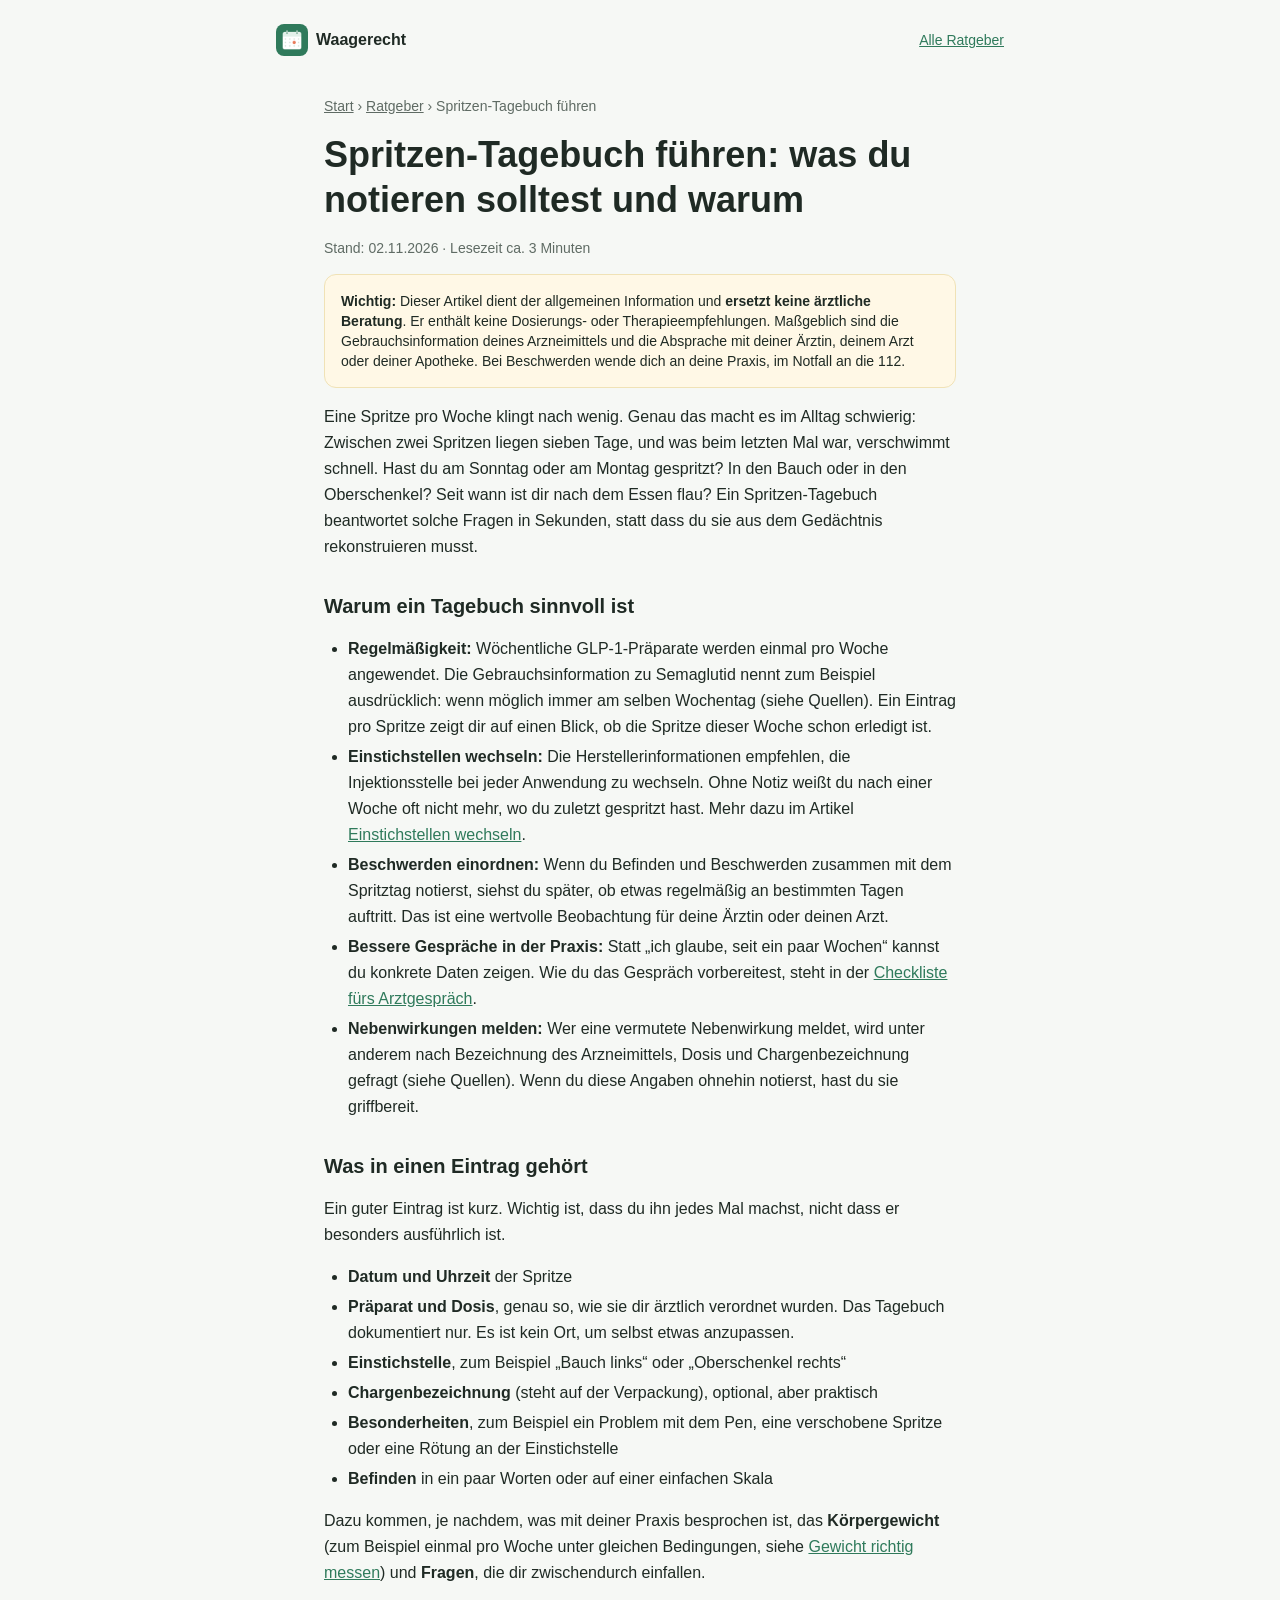
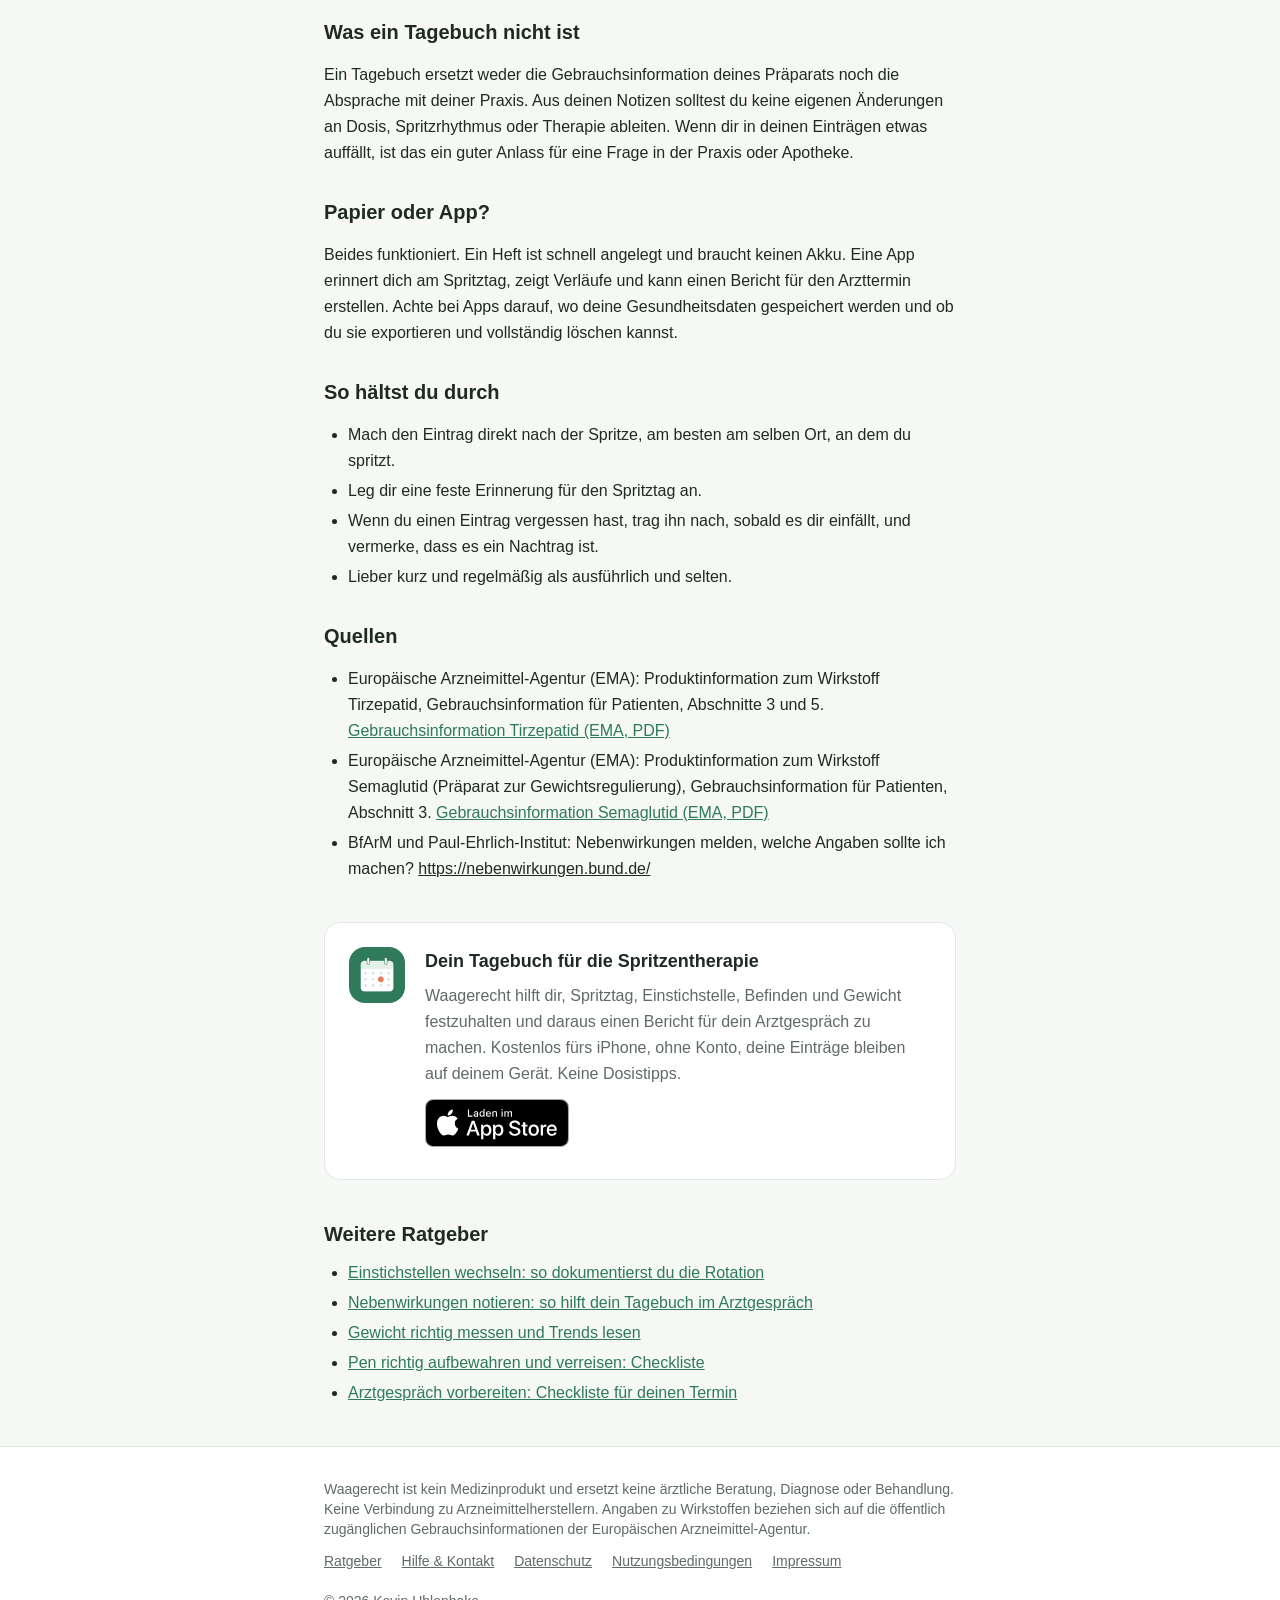
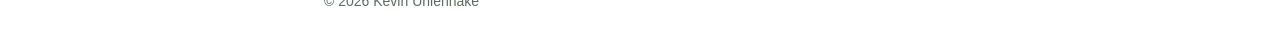
<file: ratgeber/spritzen-tagebuch-fuehren.html>
<!DOCTYPE html>
<html lang="de"><head><meta charset="utf-8" /><meta name="viewport" content="width=device-width, initial-scale=1" /><title>Spritzen-Tagebuch führen: was du notieren solltest und warum | Waagerecht Ratgeber</title><meta name="description" content="Warum ein Spritzen-Tagebuch bei einer wöchentlichen GLP-1-Therapie hilft, welche Angaben wirklich nützlich sind und wie du es ohne großen Aufwand durchhältst." /><meta name="robots" content="index,follow" /><link rel="canonical" href="https://waagerecht-app.de/ratgeber/spritzen-tagebuch-fuehren" /><meta name="apple-itunes-app" content="app-id=6828947505" /><meta name="theme-color" content="#2F7A5B" /><link rel="icon" href="/assets/icon.png" /><link rel="apple-touch-icon" href="/assets/icon.png" /><meta property="og:type" content="article" /><meta property="og:site_name" content="Waagerecht" /><meta property="og:locale" content="de_DE" /><meta property="og:title" content="Spritzen-Tagebuch führen: was du notieren solltest und warum | Waagerecht Ratgeber" /><meta property="og:description" content="Warum ein Spritzen-Tagebuch bei einer wöchentlichen GLP-1-Therapie hilft, welche Angaben wirklich nützlich sind und wie du es ohne großen Aufwand durchhältst." /><meta property="og:url" content="https://waagerecht-app.de/ratgeber/spritzen-tagebuch-fuehren" /><meta property="og:image" content="https://waagerecht-app.de/assets/og/spritzen-tagebuch-fuehren.png" /><meta property="og:image:width" content="1200" /><meta property="og:image:height" content="630" /><meta property="og:image:alt" content="Waagerecht, das Spritzen-Tagebuch fürs iPhone" /><meta name="twitter:card" content="summary_large_image" /><meta name="twitter:title" content="Spritzen-Tagebuch führen: was du notieren solltest und warum | Waagerecht Ratgeber" /><meta name="twitter:description" content="Warum ein Spritzen-Tagebuch bei einer wöchentlichen GLP-1-Therapie hilft, welche Angaben wirklich nützlich sind und wie du es ohne großen Aufwand durchhältst." /><meta name="twitter:image" content="https://waagerecht-app.de/assets/og/spritzen-tagebuch-fuehren.png" /><link rel="stylesheet" href="/styles.css" /><script type="application/ld+json">{"@context": "https://schema.org", "@type": "Article", "headline": "Spritzen-Tagebuch führen: was du notieren solltest und warum", "description": "Warum ein Spritzen-Tagebuch bei einer wöchentlichen GLP-1-Therapie hilft, welche Angaben wirklich nützlich sind und wie du es ohne großen Aufwand durchhältst.", "inLanguage": "de-DE", "datePublished": "2026-11-02", "dateModified": "2026-11-02", "mainEntityOfPage": "https://waagerecht-app.de/ratgeber/spritzen-tagebuch-fuehren", "image": "https://waagerecht-app.de/assets/og/spritzen-tagebuch-fuehren.png", "author": {"@type": "Organization", "name": "Waagerecht", "url": "https://waagerecht-app.de"}, "publisher": {"@type": "Organization", "name": "Waagerecht", "url": "https://waagerecht-app.de", "logo": {"@type": "ImageObject", "url": "https://waagerecht-app.de/assets/icon.png"}}}</script><script type="application/ld+json">{"@context": "https://schema.org", "@type": "BreadcrumbList", "itemListElement": [{"@type": "ListItem", "position": 1, "name": "Waagerecht", "item": "https://waagerecht-app.de/"}, {"@type": "ListItem", "position": 2, "name": "Ratgeber", "item": "https://waagerecht-app.de/ratgeber/"}, {"@type": "ListItem", "position": 3, "name": "Spritzen-Tagebuch führen", "item": "https://waagerecht-app.de/ratgeber/spritzen-tagebuch-fuehren"}]}</script></head>
<body class="bg-[#F6F8F5] text-[#1F2A24] antialiased">
<header class="max-w-3xl mx-auto px-5 pt-6 flex items-center justify-between"><a href="/" class="flex items-center gap-2 font-bold"><img src="/assets/icon.png" alt="" width="32" height="32" class="w-8 h-8 rounded-lg" />Waagerecht</a><a href="/ratgeber/" class="text-sm underline text-[#2F7A5B]">Alle Ratgeber</a></header>
<main class="max-w-2xl mx-auto px-5 py-10 space-y-4 leading-relaxed">
  <nav aria-label="Brotkrumen" class="text-sm text-[#5F6B64]"><a class="underline" href="/">Start</a> › <a class="underline" href="/ratgeber/">Ratgeber</a> › <span>Spritzen-Tagebuch führen</span></nav>
  <article class="space-y-4">
  <h1 class="text-3xl md:text-4xl font-extrabold leading-tight">Spritzen-Tagebuch führen: was du notieren solltest und warum</h1>
  <p class="text-sm text-[#5F6B64]">Stand: <time datetime="2026-11-02">02.11.2026</time> · Lesezeit ca. 3 Minuten</p>
  <div class="rounded-xl bg-[#FFF8E6] border border-[#F0E2B6] p-4 text-sm"><strong>Wichtig:</strong> Dieser Artikel dient der allgemeinen Information und <strong>ersetzt keine ärztliche Beratung</strong>. Er enthält keine Dosierungs- oder Therapieempfehlungen. Maßgeblich sind die Gebrauchsinformation deines Arzneimittels und die Absprache mit deiner Ärztin, deinem Arzt oder deiner Apotheke. Bei Beschwerden wende dich an deine Praxis, im Notfall an die 112.</div>
  <p>Eine Spritze pro Woche klingt nach wenig. Genau das macht es im Alltag schwierig: Zwischen zwei Spritzen liegen sieben Tage, und was beim letzten Mal war, verschwimmt schnell. Hast du am Sonntag oder am Montag gespritzt? In den Bauch oder in den Oberschenkel? Seit wann ist dir nach dem Essen flau? Ein Spritzen-Tagebuch beantwortet solche Fragen in Sekunden, statt dass du sie aus dem Gedächtnis rekonstruieren musst.</p>
  <h2 id="warum-ein-tagebuch-sinnvoll-ist" class="font-bold text-xl mt-8">Warum ein Tagebuch sinnvoll ist</h2>
  <ul class="list-disc pl-6 space-y-1"><li><strong>Regelmäßigkeit:</strong> Wöchentliche GLP-1-Präparate werden einmal pro Woche angewendet. Die Gebrauchsinformation zu Semaglutid nennt zum Beispiel ausdrücklich: wenn möglich immer am selben Wochentag (siehe Quellen). Ein Eintrag pro Spritze zeigt dir auf einen Blick, ob die Spritze dieser Woche schon erledigt ist.</li><li><strong>Einstichstellen wechseln:</strong> Die Herstellerinformationen empfehlen, die Injektionsstelle bei jeder Anwendung zu wechseln. Ohne Notiz weißt du nach einer Woche oft nicht mehr, wo du zuletzt gespritzt hast. Mehr dazu im Artikel <a class="underline text-[#2F7A5B]" href="/ratgeber/einstichstellen-wechseln">Einstichstellen wechseln</a>.</li><li><strong>Beschwerden einordnen:</strong> Wenn du Befinden und Beschwerden zusammen mit dem Spritztag notierst, siehst du später, ob etwas regelmäßig an bestimmten Tagen auftritt. Das ist eine wertvolle Beobachtung für deine Ärztin oder deinen Arzt.</li><li><strong>Bessere Gespräche in der Praxis:</strong> Statt „ich glaube, seit ein paar Wochen“ kannst du konkrete Daten zeigen. Wie du das Gespräch vorbereitest, steht in der <a class="underline text-[#2F7A5B]" href="/ratgeber/arztgespraech-vorbereiten">Checkliste fürs Arztgespräch</a>.</li><li><strong>Nebenwirkungen melden:</strong> Wer eine vermutete Nebenwirkung meldet, wird unter anderem nach Bezeichnung des Arzneimittels, Dosis und Chargenbezeichnung gefragt (siehe Quellen). Wenn du diese Angaben ohnehin notierst, hast du sie griffbereit.</li></ul>
  <h2 id="was-in-einen-eintrag-gehört" class="font-bold text-xl mt-8">Was in einen Eintrag gehört</h2>
  <p>Ein guter Eintrag ist kurz. Wichtig ist, dass du ihn jedes Mal machst, nicht dass er besonders ausführlich ist.</p>
  <ul class="list-disc pl-6 space-y-1"><li><strong>Datum und Uhrzeit</strong> der Spritze</li><li><strong>Präparat und Dosis</strong>, genau so, wie sie dir ärztlich verordnet wurden. Das Tagebuch dokumentiert nur. Es ist kein Ort, um selbst etwas anzupassen.</li><li><strong>Einstichstelle</strong>, zum Beispiel „Bauch links“ oder „Oberschenkel rechts“</li><li><strong>Chargenbezeichnung</strong> (steht auf der Verpackung), optional, aber praktisch</li><li><strong>Besonderheiten</strong>, zum Beispiel ein Problem mit dem Pen, eine verschobene Spritze oder eine Rötung an der Einstichstelle</li><li><strong>Befinden</strong> in ein paar Worten oder auf einer einfachen Skala</li></ul>
  <p>Dazu kommen, je nachdem, was mit deiner Praxis besprochen ist, das <strong>Körpergewicht</strong> (zum Beispiel einmal pro Woche unter gleichen Bedingungen, siehe <a class="underline text-[#2F7A5B]" href="/ratgeber/gewicht-richtig-messen">Gewicht richtig messen</a>) und <strong>Fragen</strong>, die dir zwischendurch einfallen.</p>
  <h2 id="was-ein-tagebuch-nicht-ist" class="font-bold text-xl mt-8">Was ein Tagebuch nicht ist</h2>
  <p>Ein Tagebuch ersetzt weder die Gebrauchsinformation deines Präparats noch die Absprache mit deiner Praxis. Aus deinen Notizen solltest du keine eigenen Änderungen an Dosis, Spritzrhythmus oder Therapie ableiten. Wenn dir in deinen Einträgen etwas auffällt, ist das ein guter Anlass für eine Frage in der Praxis oder Apotheke.</p>
  <h2 id="papier-oder-app" class="font-bold text-xl mt-8">Papier oder App?</h2>
  <p>Beides funktioniert. Ein Heft ist schnell angelegt und braucht keinen Akku. Eine App erinnert dich am Spritztag, zeigt Verläufe und kann einen Bericht für den Arzttermin erstellen. Achte bei Apps darauf, wo deine Gesundheitsdaten gespeichert werden und ob du sie exportieren und vollständig löschen kannst.</p>
  <h2 id="so-hältst-du-durch" class="font-bold text-xl mt-8">So hältst du durch</h2>
  <ul class="list-disc pl-6 space-y-1"><li>Mach den Eintrag direkt nach der Spritze, am besten am selben Ort, an dem du spritzt.</li><li>Leg dir eine feste Erinnerung für den Spritztag an.</li><li>Wenn du einen Eintrag vergessen hast, trag ihn nach, sobald es dir einfällt, und vermerke, dass es ein Nachtrag ist.</li><li>Lieber kurz und regelmäßig als ausführlich und selten.</li></ul>
  <h2 id="quellen" class="font-bold text-xl mt-8">Quellen</h2>
  <ul class="list-disc pl-6 space-y-1"><li>Europäische Arzneimittel-Agentur (EMA): Produktinformation zum Wirkstoff Tirzepatid, Gebrauchsinformation für Patienten, Abschnitte 3 und 5. <a class="underline text-[#2F7A5B]" href="https://www.ema.europa.eu/de/documents/product-information/mounjaro-epar-product-information_de.pdf" rel="noopener">Gebrauchsinformation Tirzepatid (EMA, PDF)</a></li><li>Europäische Arzneimittel-Agentur (EMA): Produktinformation zum Wirkstoff Semaglutid (Präparat zur Gewichtsregulierung), Gebrauchsinformation für Patienten, Abschnitt 3. <a class="underline text-[#2F7A5B]" href="https://www.ema.europa.eu/de/documents/product-information/wegovy-epar-product-information_de.pdf" rel="noopener">Gebrauchsinformation Semaglutid (EMA, PDF)</a></li><li>BfArM und Paul-Ehrlich-Institut: Nebenwirkungen melden, welche Angaben sollte ich machen? <a class="underline break-all" href="https://nebenwirkungen.bund.de/" rel="noopener">https://nebenwirkungen.bund.de/</a></li></ul>
  </article>
  <aside class="rounded-2xl bg-white border border-[#E1E7E2] p-6 mt-10 flex flex-col sm:flex-row gap-5 items-start"><img src="/assets/icon.png" alt="" width="56" height="56" class="w-14 h-14 rounded-2xl" /><div class="space-y-2"><p class="font-bold text-lg">Dein Tagebuch für die Spritzentherapie</p><p class="text-[#5F6B64]">Waagerecht hilft dir, Spritztag, Einstichstelle, Befinden und Gewicht festzuhalten und daraus einen Bericht für dein Arztgespräch zu machen. Kostenlos fürs iPhone, ohne Konto, deine Einträge bleiben auf deinem Gerät. Keine Dosistipps.</p><div class="pt-1"><a href="https://apps.apple.com/de/app/id6828947505" class="inline-block" aria-label="Waagerecht im App Store laden"><img src="/assets/app-store-badge-de.svg" width="150" height="50" alt="Laden im App Store" class="h-12 w-auto" /></a></div></div></aside>
  <section class="mt-10"><h2 class="font-bold text-xl">Weitere Ratgeber</h2><ul class="list-disc pl-6 space-y-1 mt-3"><li><a class="underline text-[#2F7A5B]" href="/ratgeber/einstichstellen-wechseln">Einstichstellen wechseln: so dokumentierst du die Rotation</a></li><li><a class="underline text-[#2F7A5B]" href="/ratgeber/nebenwirkungen-notieren">Nebenwirkungen notieren: so hilft dein Tagebuch im Arztgespräch</a></li><li><a class="underline text-[#2F7A5B]" href="/ratgeber/gewicht-richtig-messen">Gewicht richtig messen und Trends lesen</a></li><li><a class="underline text-[#2F7A5B]" href="/ratgeber/pen-aufbewahren-reise-checkliste">Pen richtig aufbewahren und verreisen: Checkliste</a></li><li><a class="underline text-[#2F7A5B]" href="/ratgeber/arztgespraech-vorbereiten">Arztgespräch vorbereiten: Checkliste für deinen Termin</a></li></ul></section>
</main>
<footer class="border-t border-[#E1E7E2] bg-white"><div class="max-w-2xl mx-auto px-5 py-8 text-sm text-[#5F6B64] space-y-3"><p>Waagerecht ist kein Medizinprodukt und ersetzt keine ärztliche Beratung, Diagnose oder Behandlung. Keine Verbindung zu Arzneimittelherstellern. Angaben zu Wirkstoffen beziehen sich auf die öffentlich zugänglichen Gebrauchsinformationen der Europäischen Arzneimittel-Agentur.</p><p class="flex flex-wrap gap-5"><a class="underline" href="/ratgeber/">Ratgeber</a><a class="underline" href="/support">Hilfe &amp; Kontakt</a><a class="underline" href="/datenschutz">Datenschutz</a><a class="underline" href="/nutzungsbedingungen">Nutzungsbedingungen</a><a class="underline" href="/impressum">Impressum</a><span>© 2026 Kevin Uhlenhake</span></p></div></footer>
</body></html>
</file>
<file: styles.css>
/*! tailwindcss v4.3.3 | MIT License | https://tailwindcss.com */
@layer properties{@supports (((-webkit-hyphens:none)) and (not (margin-trim:inline))) or ((-moz-orient:inline) and (not (color:rgb(from red r g b)))){*,:before,:after,::backdrop{--tw-space-y-reverse:0;--tw-border-style:solid;--tw-leading:initial;--tw-font-weight:initial;--tw-shadow:0 0 #0000;--tw-shadow-color:initial;--tw-shadow-alpha:100%;--tw-inset-shadow:0 0 #0000;--tw-inset-shadow-color:initial;--tw-inset-shadow-alpha:100%;--tw-ring-color:initial;--tw-ring-shadow:0 0 #0000;--tw-inset-ring-color:initial;--tw-inset-ring-shadow:0 0 #0000;--tw-ring-inset:initial;--tw-ring-offset-width:0px;--tw-ring-offset-color:#fff;--tw-ring-offset-shadow:0 0 #0000}}}@layer theme{:root,:host{--font-sans:-apple-system, BlinkMacSystemFont, "Segoe UI", Roboto, "Helvetica Neue", "Noto Sans", Arial, sans-serif, "Apple Color Emoji", "Segoe UI Emoji", "Segoe UI Symbol", "Noto Color Emoji";--font-mono:ui-monospace, SFMono-Regular, Menlo, Monaco, Consolas, "Liberation Mono", "Courier New", monospace;--color-white:#fff;--spacing:.25rem;--container-xl:36rem;--container-2xl:42rem;--container-3xl:48rem;--container-5xl:64rem;--text-xs:.75rem;--text-xs--line-height:calc(1 / .75);--text-sm:.875rem;--text-sm--line-height:calc(1.25 / .875);--text-lg:1.125rem;--text-lg--line-height:calc(1.75 / 1.125);--text-xl:1.25rem;--text-xl--line-height:calc(1.75 / 1.25);--text-3xl:1.875rem;--text-3xl--line-height:calc(2.25 / 1.875);--text-4xl:2.25rem;--text-4xl--line-height:calc(2.5 / 2.25);--text-5xl:3rem;--text-5xl--line-height:1;--font-weight-semibold:600;--font-weight-bold:700;--font-weight-extrabold:800;--leading-tight:1.25;--leading-relaxed:1.625;--radius-lg:.5rem;--radius-xl:.75rem;--radius-2xl:1rem;--default-font-family:var(--font-sans);--default-mono-font-family:var(--font-mono)}}@layer base{*,:after,:before,::backdrop{box-sizing:border-box;border:0 solid;margin:0;padding:0}::file-selector-button{box-sizing:border-box;border:0 solid;margin:0;padding:0}html,:host{-webkit-text-size-adjust:100%;tab-size:4;line-height:1.5;font-family:var(--default-font-family,-apple-system, BlinkMacSystemFont, "Segoe UI", Roboto, "Helvetica Neue", "Noto Sans", Arial, sans-serif, "Apple Color Emoji", "Segoe UI Emoji", "Segoe UI Symbol", "Noto Color Emoji");font-feature-settings:var(--default-font-feature-settings,normal);font-variation-settings:var(--default-font-variation-settings,normal);-webkit-tap-highlight-color:transparent}hr{height:0;color:inherit;border-top-width:1px}abbr:where([title]){-webkit-text-decoration:underline dotted;text-decoration:underline dotted}h1,h2,h3,h4,h5,h6{font-size:inherit;font-weight:inherit}a{color:inherit;-webkit-text-decoration:inherit;-webkit-text-decoration:inherit;-webkit-text-decoration:inherit;text-decoration:inherit}b,strong{font-weight:bolder}code,kbd,samp,pre{font-family:var(--default-mono-font-family,ui-monospace, SFMono-Regular, Menlo, Monaco, Consolas, "Liberation Mono", "Courier New", monospace);font-feature-settings:var(--default-mono-font-feature-settings,normal);font-variation-settings:var(--default-mono-font-variation-settings,normal);font-size:1em}small{font-size:80%}sub,sup{vertical-align:baseline;font-size:75%;line-height:0;position:relative}sub{bottom:-.25em}sup{top:-.5em}table{text-indent:0;border-color:inherit;border-collapse:collapse}:-moz-focusring:where(:not(iframe)){outline:auto}progress{vertical-align:baseline}summary{display:list-item}ol,ul,menu{list-style:none}img,svg,video,canvas,audio,iframe,embed,object{vertical-align:middle;display:block}img,video{max-width:100%;height:auto}button,input,select,optgroup,textarea{font:inherit;font-feature-settings:inherit;font-variation-settings:inherit;letter-spacing:inherit;color:inherit;opacity:1;background-color:#0000;border-radius:0}::file-selector-button{font:inherit;font-feature-settings:inherit;font-variation-settings:inherit;letter-spacing:inherit;color:inherit;opacity:1;background-color:#0000;border-radius:0}:where(select:is([multiple],[size])) optgroup{font-weight:bolder}:where(select:is([multiple],[size])) optgroup option{padding-inline-start:20px}::file-selector-button{margin-inline-end:4px}::placeholder{opacity:1}@supports (not ((-webkit-appearance:-apple-pay-button))) or (contain-intrinsic-size:1px){::placeholder{color:currentColor}@supports (color:color-mix(in lab, red, red)){::placeholder{color:color-mix(in oklab, currentcolor 50%, transparent)}}}textarea{resize:vertical}::-webkit-search-decoration{-webkit-appearance:none}::-webkit-date-and-time-value{min-height:1lh;text-align:inherit}::-webkit-datetime-edit{display:inline-flex}::-webkit-datetime-edit-fields-wrapper{padding:0}::-webkit-datetime-edit{padding-block:0}::-webkit-datetime-edit-year-field{padding-block:0}::-webkit-datetime-edit-month-field{padding-block:0}::-webkit-datetime-edit-day-field{padding-block:0}::-webkit-datetime-edit-hour-field{padding-block:0}::-webkit-datetime-edit-minute-field{padding-block:0}::-webkit-datetime-edit-second-field{padding-block:0}::-webkit-datetime-edit-millisecond-field{padding-block:0}::-webkit-datetime-edit-meridiem-field{padding-block:0}::-webkit-calendar-picker-indicator{line-height:1}:-moz-ui-invalid{box-shadow:none}button,input:where([type=button],[type=reset],[type=submit]){appearance:button}::file-selector-button{appearance:button}::-webkit-inner-spin-button{height:auto}::-webkit-outer-spin-button{height:auto}[hidden]:where(:not([hidden=until-found])){display:none!important}}@layer components;@layer utilities{.mx-auto{margin-inline:auto}.mt-1{margin-top:var(--spacing)}.mt-2{margin-top:calc(var(--spacing) * 2)}.mt-3{margin-top:calc(var(--spacing) * 3)}.mt-4{margin-top:calc(var(--spacing) * 4)}.mt-6{margin-top:calc(var(--spacing) * 6)}.mt-8{margin-top:calc(var(--spacing) * 8)}.mt-10{margin-top:calc(var(--spacing) * 10)}.mb-3{margin-bottom:calc(var(--spacing) * 3)}.mb-4{margin-bottom:calc(var(--spacing) * 4)}.mb-6{margin-bottom:calc(var(--spacing) * 6)}.mb-8{margin-bottom:calc(var(--spacing) * 8)}.mb-10{margin-bottom:calc(var(--spacing) * 10)}.mb-12{margin-bottom:calc(var(--spacing) * 12)}.block{display:block}.flex{display:flex}.grid{display:grid}.inline-block{display:inline-block}.h-8{height:calc(var(--spacing) * 8)}.h-9{height:calc(var(--spacing) * 9)}.h-12{height:calc(var(--spacing) * 12)}.h-14{height:calc(var(--spacing) * 14)}.h-auto{height:auto}.w-8{width:calc(var(--spacing) * 8)}.w-9{width:calc(var(--spacing) * 9)}.w-14{width:calc(var(--spacing) * 14)}.w-44{width:calc(var(--spacing) * 44)}.w-52{width:calc(var(--spacing) * 52)}.w-64{width:calc(var(--spacing) * 64)}.w-auto{width:auto}.w-full{width:100%}.max-w-2xl{max-width:var(--container-2xl)}.max-w-3xl{max-width:var(--container-3xl)}.max-w-5xl{max-width:var(--container-5xl)}.max-w-xl{max-width:var(--container-xl)}.cursor-pointer{cursor:pointer}.list-disc{list-style-type:disc}.flex-col{flex-direction:column}.flex-wrap{flex-wrap:wrap}.items-center{align-items:center}.items-start{align-items:flex-start}.justify-between{justify-content:space-between}.justify-center{justify-content:center}.gap-2{gap:calc(var(--spacing) * 2)}.gap-4{gap:calc(var(--spacing) * 4)}.gap-5{gap:calc(var(--spacing) * 5)}.gap-6{gap:calc(var(--spacing) * 6)}.gap-8{gap:calc(var(--spacing) * 8)}.gap-10{gap:calc(var(--spacing) * 10)}:where(.space-y-1>:not(:last-child)){--tw-space-y-reverse:0;margin-block-start:calc(var(--spacing) * var(--tw-space-y-reverse));margin-block-end:calc(var(--spacing) * calc(1 - var(--tw-space-y-reverse)))}:where(.space-y-2>:not(:last-child)){--tw-space-y-reverse:0;margin-block-start:calc(calc(var(--spacing) * 2) * var(--tw-space-y-reverse));margin-block-end:calc(calc(var(--spacing) * 2) * calc(1 - var(--tw-space-y-reverse)))}:where(.space-y-3>:not(:last-child)){--tw-space-y-reverse:0;margin-block-start:calc(calc(var(--spacing) * 3) * var(--tw-space-y-reverse));margin-block-end:calc(calc(var(--spacing) * 3) * calc(1 - var(--tw-space-y-reverse)))}:where(.space-y-4>:not(:last-child)){--tw-space-y-reverse:0;margin-block-start:calc(calc(var(--spacing) * 4) * var(--tw-space-y-reverse));margin-block-end:calc(calc(var(--spacing) * 4) * calc(1 - var(--tw-space-y-reverse)))}:where(.space-y-6>:not(:last-child)){--tw-space-y-reverse:0;margin-block-start:calc(calc(var(--spacing) * 6) * var(--tw-space-y-reverse));margin-block-end:calc(calc(var(--spacing) * 6) * calc(1 - var(--tw-space-y-reverse)))}.overflow-x-auto{overflow-x:auto}.rounded{border-radius:.25rem}.rounded-2xl{border-radius:var(--radius-2xl)}.rounded-\[1\.6rem\]{border-radius:1.6rem}.rounded-\[1\.8rem\]{border-radius:1.8rem}.rounded-\[2\.2rem\]{border-radius:2.2rem}.rounded-full{border-radius:3.40282e38px}.rounded-lg{border-radius:var(--radius-lg)}.rounded-xl{border-radius:var(--radius-xl)}.border{border-style:var(--tw-border-style);border-width:1px}.border-8{border-style:var(--tw-border-style);border-width:8px}.border-\[6px\]{border-style:var(--tw-border-style);border-width:6px}.border-y{border-block-style:var(--tw-border-style);border-block-width:1px}.border-t{border-top-style:var(--tw-border-style);border-top-width:1px}.border-b{border-bottom-style:var(--tw-border-style);border-bottom-width:1px}.border-\[\#1F2A24\]{border-color:#1f2a24}.border-\[\#E1E7E2\]{border-color:#e1e7e2}.border-\[\#F0E2B6\]{border-color:#f0e2b6}.bg-\[\#2F7A5B\]{background-color:#2f7a5b}.bg-\[\#E3F1EA\]{background-color:#e3f1ea}.bg-\[\#F6F8F5\]{background-color:#f6f8f5}.bg-\[\#FBE9E3\]{background-color:#fbe9e3}.bg-\[\#FFF3C4\]{background-color:#fff3c4}.bg-\[\#FFF8E6\]{background-color:#fff8e6}.bg-white{background-color:var(--color-white)}.p-2{padding:calc(var(--spacing) * 2)}.p-4{padding:calc(var(--spacing) * 4)}.p-5{padding:calc(var(--spacing) * 5)}.p-6{padding:calc(var(--spacing) * 6)}.px-1{padding-inline:var(--spacing)}.px-3{padding-inline:calc(var(--spacing) * 3)}.px-4{padding-inline:calc(var(--spacing) * 4)}.px-5{padding-inline:calc(var(--spacing) * 5)}.px-6{padding-inline:calc(var(--spacing) * 6)}.py-1{padding-block:var(--spacing)}.py-2{padding-block:calc(var(--spacing) * 2)}.py-4{padding-block:calc(var(--spacing) * 4)}.py-5{padding-block:calc(var(--spacing) * 5)}.py-8{padding-block:calc(var(--spacing) * 8)}.py-10{padding-block:calc(var(--spacing) * 10)}.py-12{padding-block:calc(var(--spacing) * 12)}.py-16{padding-block:calc(var(--spacing) * 16)}.pt-1{padding-top:var(--spacing)}.pt-6{padding-top:calc(var(--spacing) * 6)}.pt-8{padding-top:calc(var(--spacing) * 8)}.pb-16{padding-bottom:calc(var(--spacing) * 16)}.pl-6{padding-left:calc(var(--spacing) * 6)}.text-center{text-align:center}.text-left{text-align:left}.align-top{vertical-align:top}.text-3xl{font-size:var(--text-3xl);line-height:var(--tw-leading,var(--text-3xl--line-height))}.text-4xl{font-size:var(--text-4xl);line-height:var(--tw-leading,var(--text-4xl--line-height))}.text-lg{font-size:var(--text-lg);line-height:var(--tw-leading,var(--text-lg--line-height))}.text-sm{font-size:var(--text-sm);line-height:var(--tw-leading,var(--text-sm--line-height))}.text-xl{font-size:var(--text-xl);line-height:var(--tw-leading,var(--text-xl--line-height))}.text-xs{font-size:var(--text-xs);line-height:var(--tw-leading,var(--text-xs--line-height))}.leading-relaxed{--tw-leading:var(--leading-relaxed);line-height:var(--leading-relaxed)}.leading-tight{--tw-leading:var(--leading-tight);line-height:var(--leading-tight)}.font-bold{--tw-font-weight:var(--font-weight-bold);font-weight:var(--font-weight-bold)}.font-extrabold{--tw-font-weight:var(--font-weight-extrabold);font-weight:var(--font-weight-extrabold)}.font-semibold{--tw-font-weight:var(--font-weight-semibold);font-weight:var(--font-weight-semibold)}.break-all{word-break:break-all}.text-\[\#1F2A24\]{color:#1f2a24}.text-\[\#2F7A5B\]{color:#2f7a5b}.text-\[\#5F6B64\]{color:#5f6b64}.text-\[\#A8472A\]{color:#a8472a}.text-white{color:var(--color-white)}.text-white\/85{color:#ffffffd9}@supports (color:color-mix(in lab, red, red)){.text-white\/85{color:color-mix(in oklab, var(--color-white) 85%, transparent)}}.underline{text-decoration-line:underline}.antialiased{-webkit-font-smoothing:antialiased;-moz-osx-font-smoothing:grayscale}.shadow-2xl{--tw-shadow:0 25px 50px -12px var(--tw-shadow-color,#00000040);box-shadow:var(--tw-inset-shadow), var(--tw-inset-ring-shadow), var(--tw-ring-offset-shadow), var(--tw-ring-shadow), var(--tw-shadow)}.shadow-xl{--tw-shadow:0 20px 25px -5px var(--tw-shadow-color,#0000001a), 0 8px 10px -6px var(--tw-shadow-color,#0000001a);box-shadow:var(--tw-inset-shadow), var(--tw-inset-ring-shadow), var(--tw-ring-offset-shadow), var(--tw-ring-shadow), var(--tw-shadow)}@media (hover:hover){.hover\:border-\[\#2F7A5B\]:hover{border-color:#2f7a5b}.hover\:opacity-90:hover{opacity:.9}.hover\:ring-2:hover{--tw-ring-shadow:var(--tw-ring-inset,) 0 0 0 calc(2px + var(--tw-ring-offset-width)) var(--tw-ring-color,currentcolor);box-shadow:var(--tw-inset-shadow), var(--tw-inset-ring-shadow), var(--tw-ring-offset-shadow), var(--tw-ring-shadow), var(--tw-shadow)}.hover\:ring-\[\#2F7A5B\]:hover{--tw-ring-color:#2f7a5b}}@media (min-width:40rem){.sm\:grid-cols-2{grid-template-columns:repeat(2,minmax(0,1fr))}.sm\:flex-row{flex-direction:row}}@media (min-width:48rem){.md\:grid-cols-2{grid-template-columns:repeat(2,minmax(0,1fr))}.md\:text-4xl{font-size:var(--text-4xl);line-height:var(--tw-leading,var(--text-4xl--line-height))}.md\:text-5xl{font-size:var(--text-5xl);line-height:var(--tw-leading,var(--text-5xl--line-height))}}@media (min-width:64rem){.lg\:grid-cols-3{grid-template-columns:repeat(3,minmax(0,1fr))}.lg\:grid-cols-4{grid-template-columns:repeat(4,minmax(0,1fr))}}}@property --tw-space-y-reverse{syntax:"*";inherits:false;initial-value:0}@property --tw-border-style{syntax:"*";inherits:false;initial-value:solid}@property --tw-leading{syntax:"*";inherits:false}@property --tw-font-weight{syntax:"*";inherits:false}@property --tw-shadow{syntax:"*";inherits:false;initial-value:0 0 #0000}@property --tw-shadow-color{syntax:"*";inherits:false}@property --tw-shadow-alpha{syntax:"<percentage>";inherits:false;initial-value:100%}@property --tw-inset-shadow{syntax:"*";inherits:false;initial-value:0 0 #0000}@property --tw-inset-shadow-color{syntax:"*";inherits:false}@property --tw-inset-shadow-alpha{syntax:"<percentage>";inherits:false;initial-value:100%}@property --tw-ring-color{syntax:"*";inherits:false}@property --tw-ring-shadow{syntax:"*";inherits:false;initial-value:0 0 #0000}@property --tw-inset-ring-color{syntax:"*";inherits:false}@property --tw-inset-ring-shadow{syntax:"*";inherits:false;initial-value:0 0 #0000}@property --tw-ring-inset{syntax:"*";inherits:false}@property --tw-ring-offset-width{syntax:"<length>";inherits:false;initial-value:0}@property --tw-ring-offset-color{syntax:"*";inherits:false;initial-value:#fff}@property --tw-ring-offset-shadow{syntax:"*";inherits:false;initial-value:0 0 #0000}
</file>
